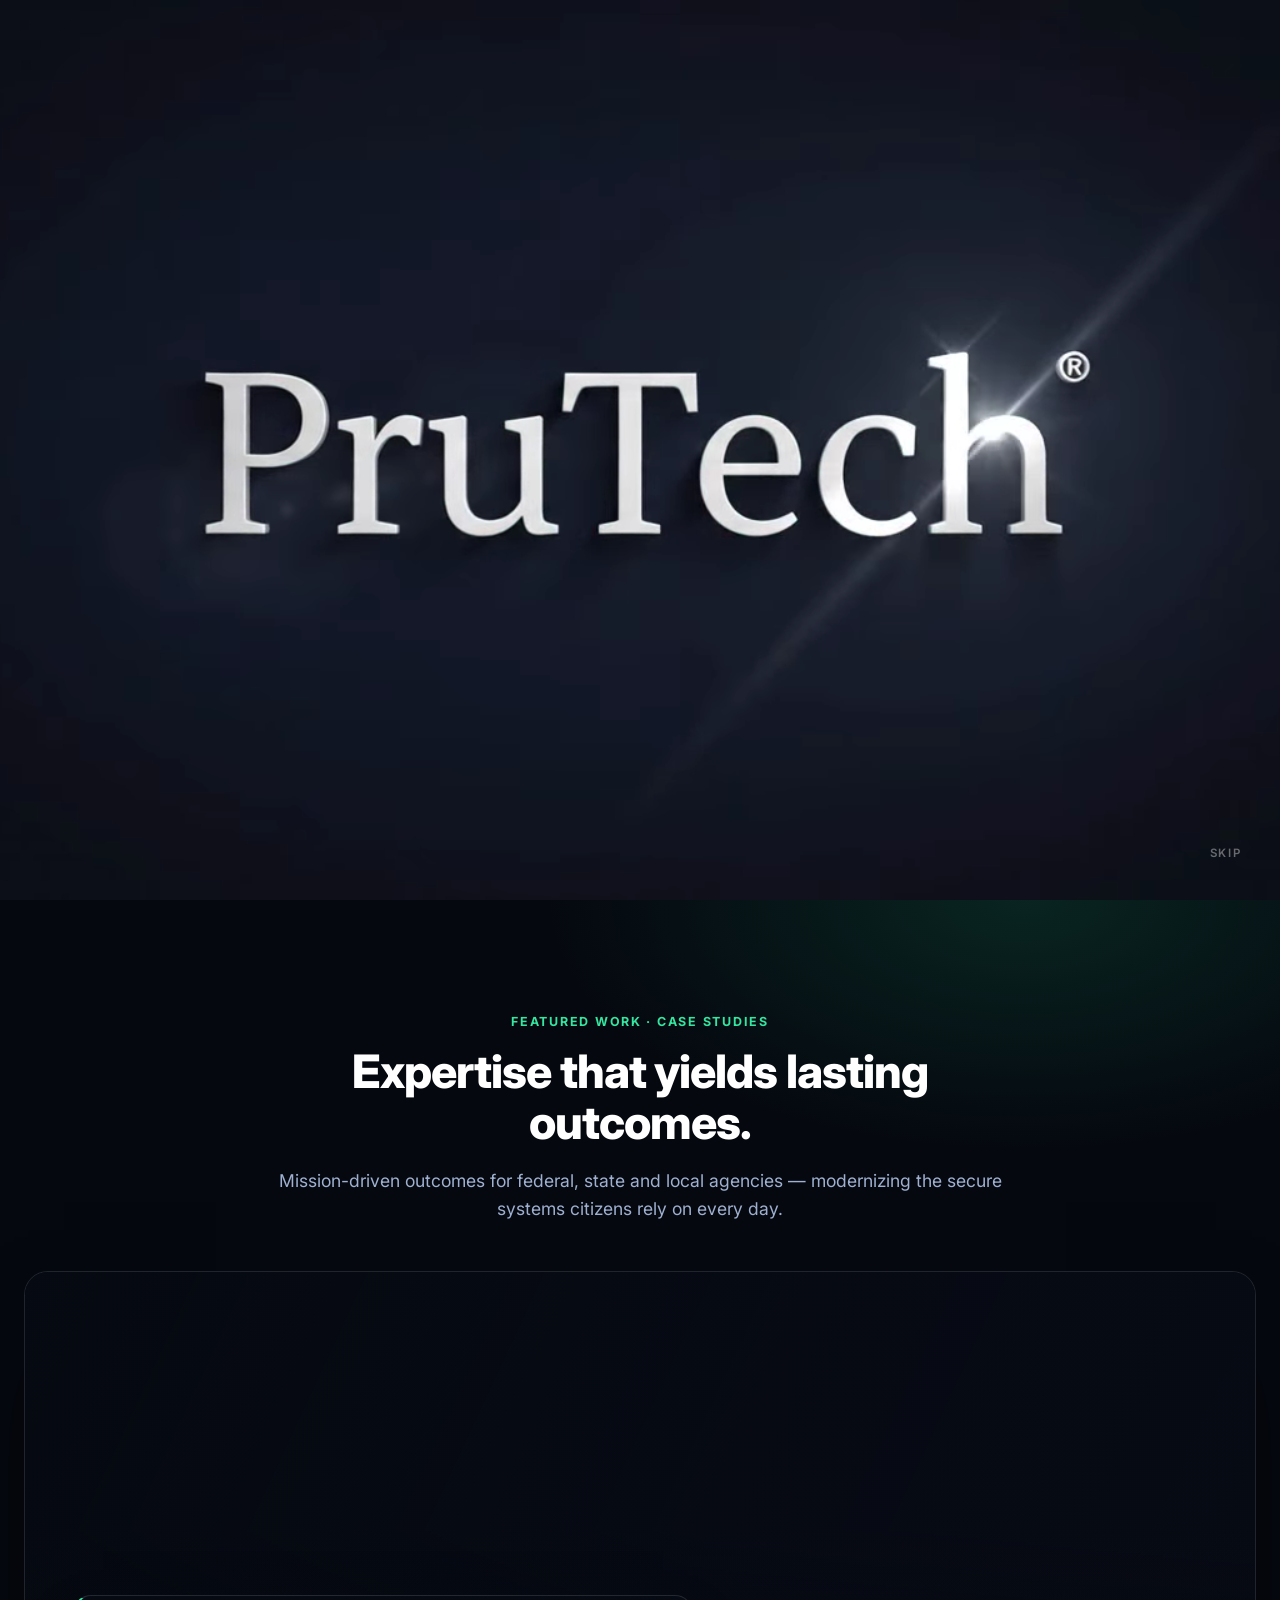
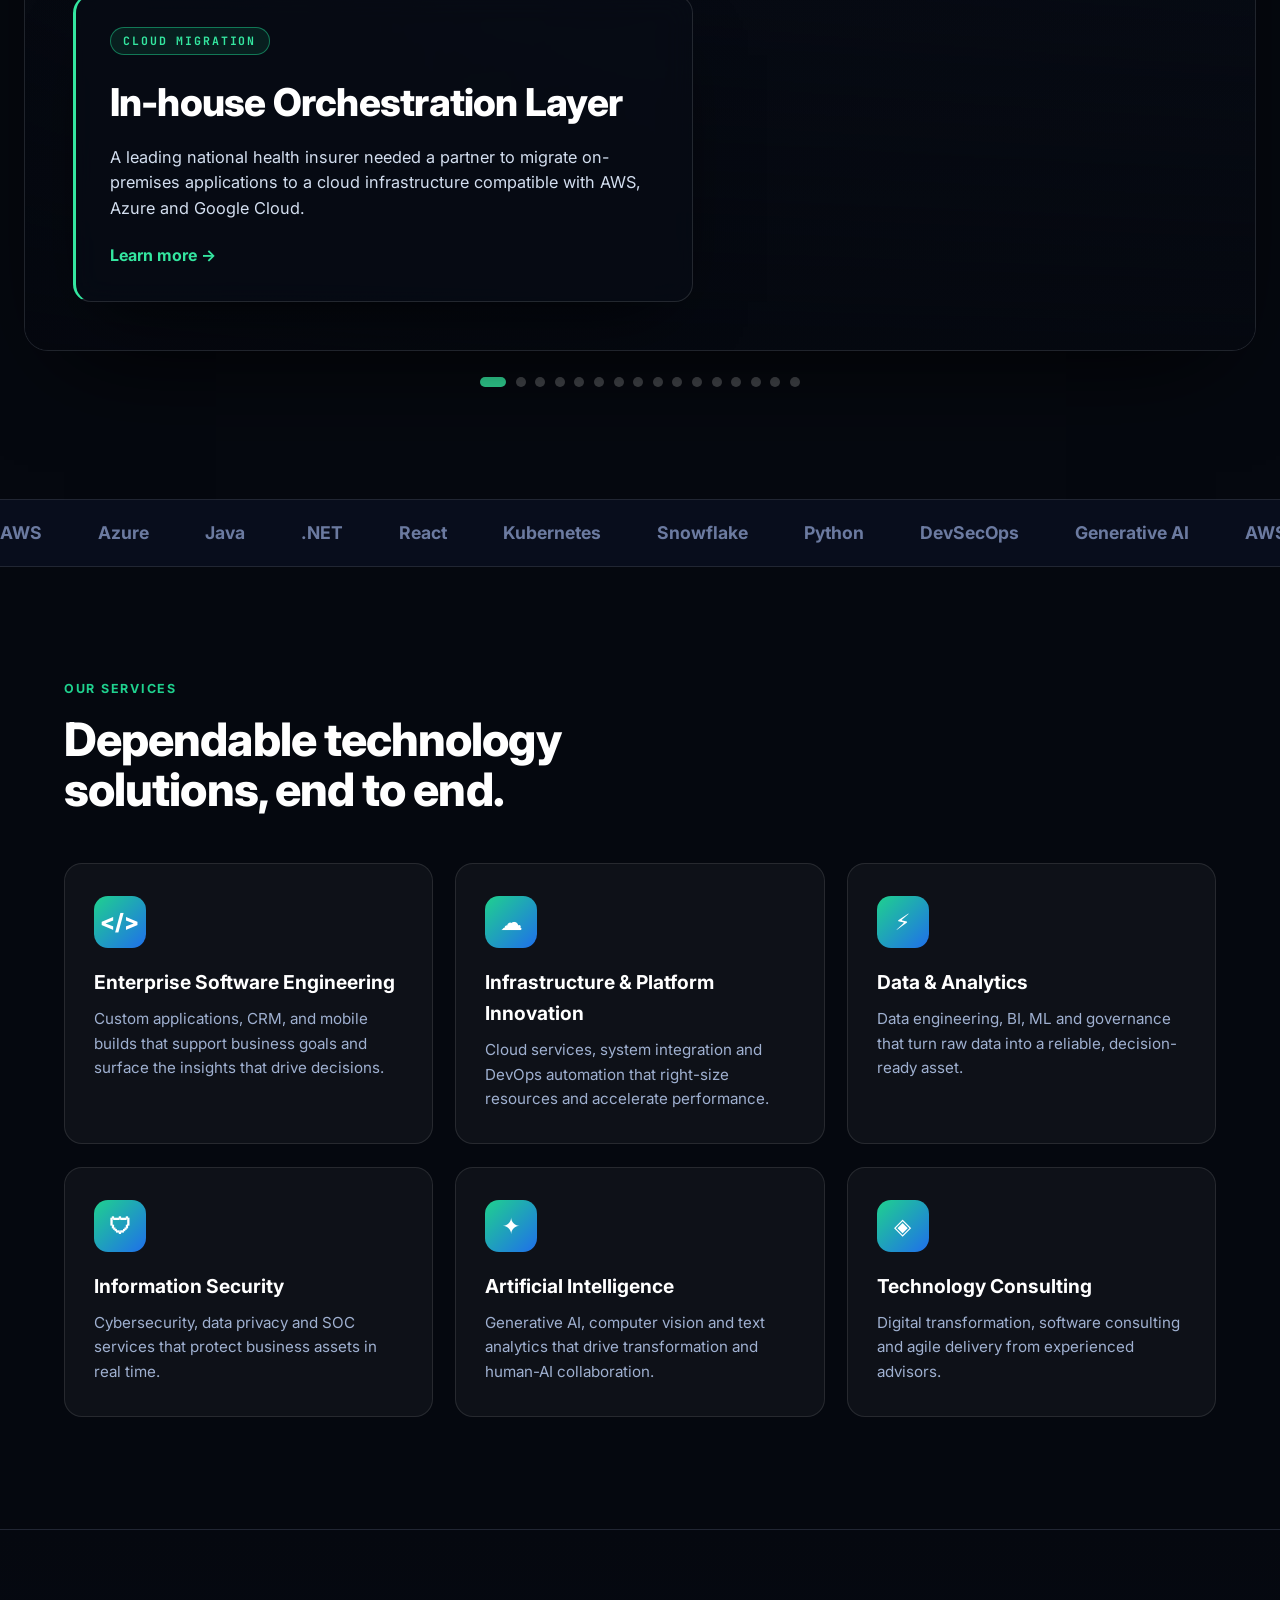
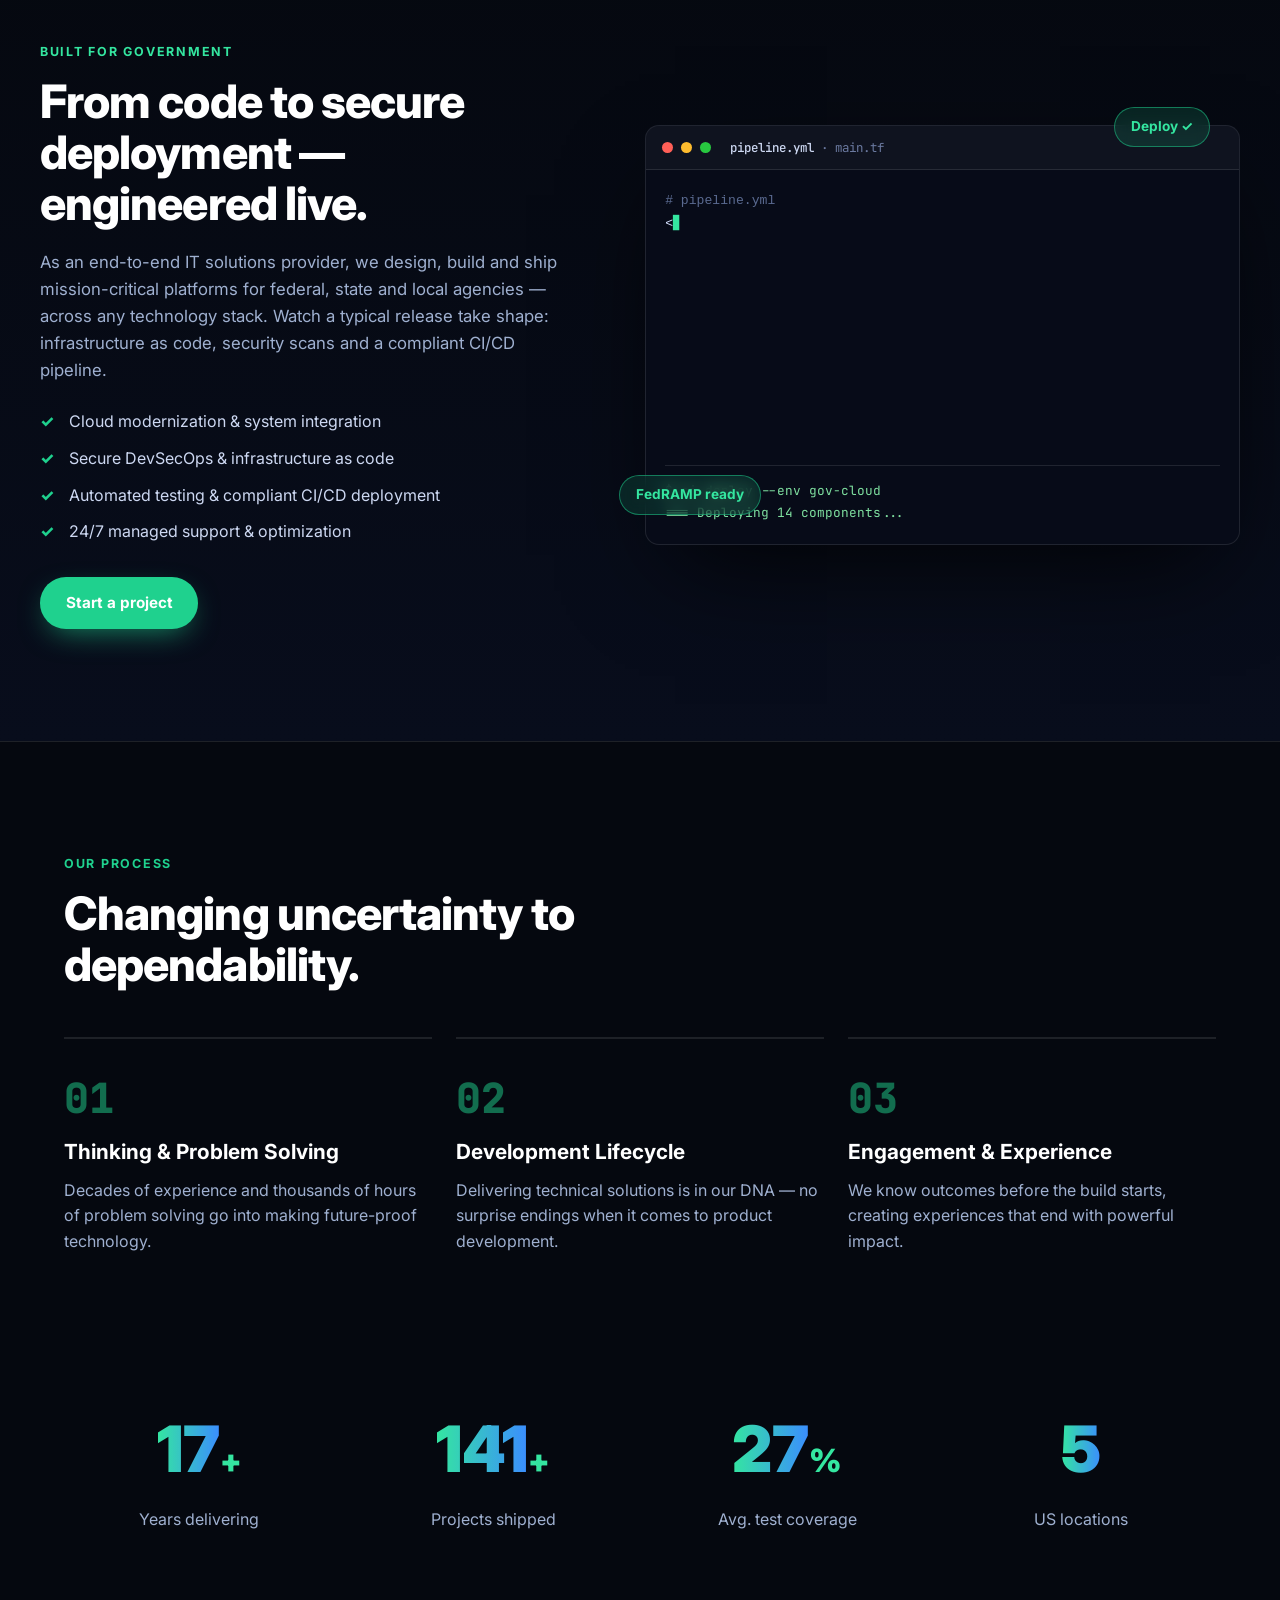
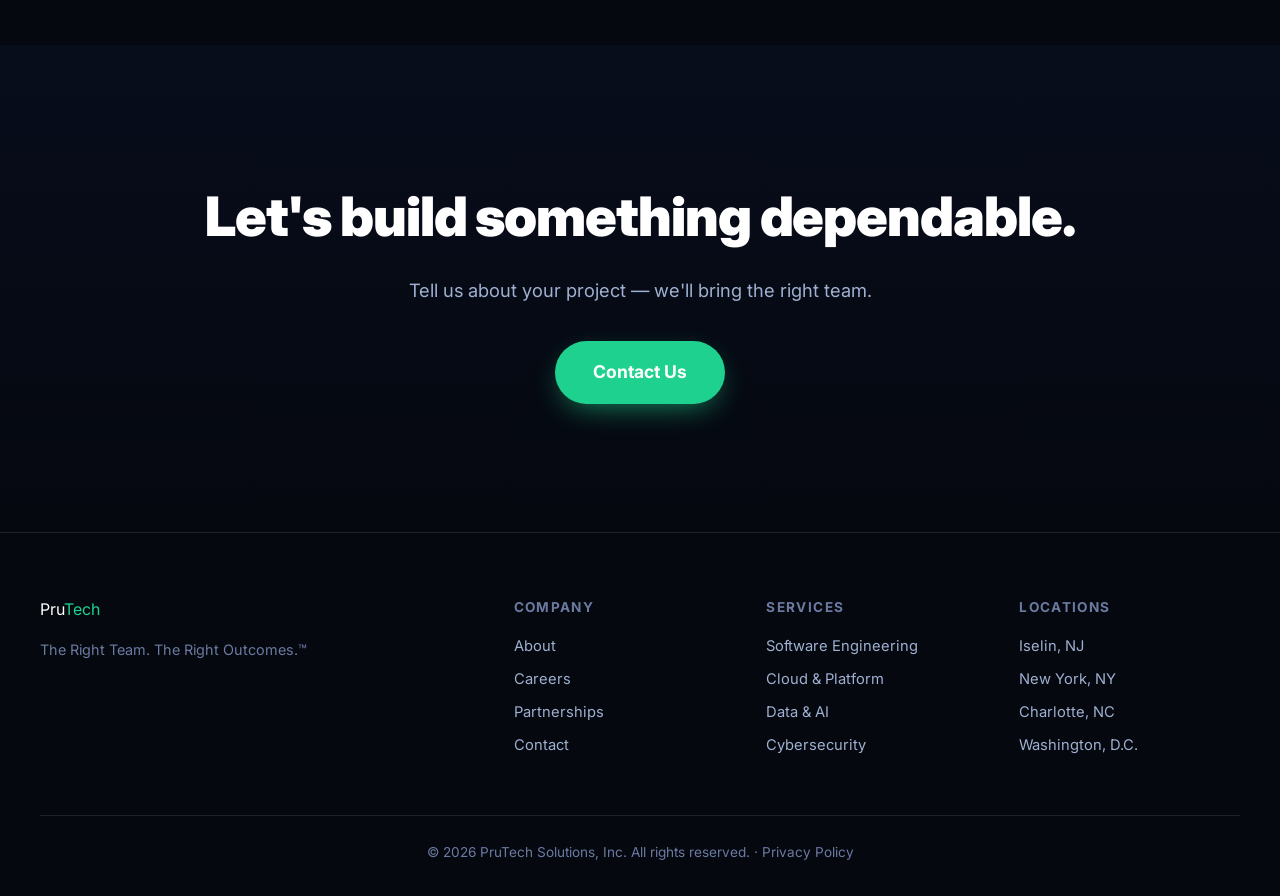
<file: index.html>
<!DOCTYPE html>
<html lang="en">
<head>
  <meta charset="UTF-8" />
  <meta name="viewport" content="width=device-width, initial-scale=1.0" />
  <title>PruTech — Dependable Technology, Software &amp; Cloud Solutions</title>
  <meta name="description" content="PruTech Solutions — Enterprise software engineering, cloud, data, AI and Salesforce development. The Right Team. The Right Outcomes." />
  <link rel="preconnect" href="https://fonts.googleapis.com" />
  <link rel="preconnect" href="https://fonts.gstatic.com" crossorigin />
  <link href="https://fonts.googleapis.com/css2?family=Inter:wght@400;500;600;700;800;900&family=JetBrains+Mono:wght@400;500;700&display=swap" rel="stylesheet" />
  <link rel="stylesheet" href="css/styles.css" />
  <link rel="stylesheet" href="css/intro.css" />
  <script src="js/intro.js"></script>
  <noscript><style>.pt-intro{display:none}</style></noscript>
</head>
<body>

  <!-- ===== BRAND INTRO ===== -->
  <div class="pt-intro" id="ptIntro" role="presentation">
    <video class="pt-intro__video" muted playsinline autoplay preload="auto"
           disablepictureinpicture controlslist="nodownload noplaybackrate noremoteplayback">
      <source src="img/intro-reveal.webm" type="video/webm" />
      <source src="img/intro-reveal.mp4" type="video/mp4" />
    </video>
    <button class="pt-intro__skip" type="button" aria-label="Skip intro">Skip</button>
  </div>


  <!-- ===== NAV ===== -->
  <header class="nav" id="nav">
    <div class="nav__inner">
      <a href="#top" class="nav__logo">
        <span class="nav__logo-mark">Pru</span><span class="nav__logo-mark nav__logo-mark--accent">Tech</span>
      </a>
      <nav class="nav__links">
        <a href="#services">Services</a>
        <a href="#showcase">Platform</a>
        <a href="#process">Process</a>
        <a href="#work">Work</a>
        <a href="#contact">Contact</a>
      </nav>
      <a href="login.html" class="btn btn--sm">Login</a>
      <button class="nav__burger" id="burger" aria-label="Menu"><span></span><span></span><span></span></button>
    </div>
  </header>

  <!-- ===== HERO ===== -->
  <section class="hero" id="top">
    <canvas class="hero__canvas" id="heroCanvas"></canvas>
    <div class="hero__grid"></div>
    <div class="hero__glow"></div>

    <div class="hero__content">
      <p class="hero__eyebrow">The Right Team. The Right Outcomes.™</p>
      <h1 class="hero__title">
        We build the software<br />
        <span class="grad">the world depends on.</span>
      </h1>
      <p class="hero__sub">
        Enterprise engineering, cloud, data &amp; AI for government agencies —
        delivered by a team that's done it before.
      </p>
      <div class="hero__cta">
        <a href="#showcase" class="btn">See it in motion</a>
        <a href="#services" class="btn btn--ghost">Explore services</a>
      </div>
    </div>

    <!-- Floating code window -->
    <div class="hero__code" id="codeCard">
      <div class="code__bar">
        <span class="dot dot--r"></span><span class="dot dot--y"></span><span class="dot dot--g"></span>
        <span class="code__file" id="codeFile">eligibility_service.py</span>
      </div>
      <pre class="code__body"><code id="codeStream"></code></pre>
    </div>

    <a href="#services" class="hero__scroll">Scroll<span class="hero__scroll-line"></span></a>
  </section>

  <!-- ===== CASE STUDY SLIDESHOW (TOP) ===== -->
  <section class="work" id="work">
    <div class="work__head reveal">
      <p class="kicker kicker--green">Featured Work · Case Studies</p>
      <h2 class="h2 h2--light">Expertise that yields lasting outcomes.</h2>
      <p class="work__intro">Mission-driven outcomes for federal, state and local agencies — modernizing the secure systems citizens rely on every day.</p>
    </div>

    <div class="slider" id="slider" aria-roledescription="carousel">
      <div class="slider__track" id="sliderTrack"><!-- slides injected by JS --></div>

      <button class="slider__arrow slider__arrow--prev" id="slidePrev" aria-label="Previous case study">
        <svg viewBox="0 0 24 24" width="26" height="26"><path d="M15 5l-7 7 7 7" fill="none" stroke="currentColor" stroke-width="2.2" stroke-linecap="round" stroke-linejoin="round"/></svg>
      </button>
      <button class="slider__arrow slider__arrow--next" id="slideNext" aria-label="Next case study">
        <svg viewBox="0 0 24 24" width="26" height="26"><path d="M9 5l7 7-7 7" fill="none" stroke="currentColor" stroke-width="2.2" stroke-linecap="round" stroke-linejoin="round"/></svg>
      </button>

      <div class="slider__dots" id="slideDots"></div>
    </div>
  </section>

  <!-- ===== LOGO TICKER ===== -->
  <div class="ticker">
    <div class="ticker__track">
      <span>AWS</span><span>Azure</span><span>Java</span><span>.NET</span><span>React</span>
      <span>Kubernetes</span><span>Snowflake</span><span>Python</span><span>DevSecOps</span><span>Generative AI</span>
      <span>AWS</span><span>Azure</span><span>Java</span><span>.NET</span><span>React</span>
      <span>Kubernetes</span><span>Snowflake</span><span>Python</span><span>DevSecOps</span><span>Generative AI</span>
    </div>
  </div>

  <!-- ===== SERVICES ===== -->
  <section class="section" id="services">
    <div class="section__head reveal">
      <p class="kicker">Our Services</p>
      <h2 class="h2">Dependable technology solutions, end to end.</h2>
    </div>
    <div class="cards">
      <article class="card reveal">
        <div class="card__icon">&lt;/&gt;</div>
        <h3>Enterprise Software Engineering</h3>
        <p>Custom applications, CRM, and mobile builds that support business goals and surface the insights that drive decisions.</p>
      </article>
      <article class="card reveal">
        <div class="card__icon">☁</div>
        <h3>Infrastructure &amp; Platform Innovation</h3>
        <p>Cloud services, system integration and DevOps automation that right-size resources and accelerate performance.</p>
      </article>
      <article class="card reveal">
        <div class="card__icon">⚡</div>
        <h3>Data &amp; Analytics</h3>
        <p>Data engineering, BI, ML and governance that turn raw data into a reliable, decision-ready asset.</p>
      </article>
      <article class="card reveal">
        <div class="card__icon">🛡</div>
        <h3>Information Security</h3>
        <p>Cybersecurity, data privacy and SOC services that protect business assets in real time.</p>
      </article>
      <article class="card reveal">
        <div class="card__icon">✦</div>
        <h3>Artificial Intelligence</h3>
        <p>Generative AI, computer vision and text analytics that drive transformation and human-AI collaboration.</p>
      </article>
      <article class="card reveal">
        <div class="card__icon">◈</div>
        <h3>Technology Consulting</h3>
        <p>Digital transformation, software consulting and agile delivery from experienced advisors.</p>
      </article>
    </div>
  </section>

  <!-- ===== SALESFORCE / CODE SHOWCASE ===== -->
  <section class="showcase" id="showcase">
    <div class="showcase__inner">
      <div class="showcase__text reveal">
        <p class="kicker kicker--light">Built for Government</p>
        <h2 class="h2 h2--light">From code to secure deployment — engineered live.</h2>
        <p class="showcase__lead">
          As an end-to-end IT solutions provider, we design, build and ship
          mission-critical platforms for federal, state and local agencies —
          across any technology stack. Watch a typical release take shape:
          infrastructure as code, security scans and a compliant CI/CD pipeline.
        </p>
        <ul class="ticks">
          <li>Cloud modernization &amp; system integration</li>
          <li>Secure DevSecOps &amp; infrastructure as code</li>
          <li>Automated testing &amp; compliant CI/CD deployment</li>
          <li>24/7 managed support &amp; optimization</li>
        </ul>
        <a href="#contact" class="btn">Start a project</a>
      </div>

      <div class="showcase__visual reveal">
        <div class="editor">
          <div class="editor__bar">
            <span class="dot dot--r"></span><span class="dot dot--y"></span><span class="dot dot--g"></span>
            <span class="editor__tabs"><b>pipeline.yml</b> · main.tf</span>
          </div>
          <div class="editor__body">
            <pre class="editor__code"><code id="editorStream"></code></pre>
            <div class="editor__terminal" id="terminal">
              <span class="t-prompt">$ ci deploy --env gov-cloud</span>
            </div>
          </div>
        </div>
        <div class="floaty floaty--1">Deploy ✓</div>
        <div class="floaty floaty--2">FedRAMP ready</div>
      </div>
    </div>
  </section>

  <!-- ===== PROCESS ===== -->
  <section class="section" id="process">
    <div class="section__head reveal">
      <p class="kicker">Our Process</p>
      <h2 class="h2">Changing uncertainty to dependability.</h2>
    </div>
    <div class="process">
      <div class="process__step reveal">
        <span class="process__num">01</span>
        <h3>Thinking &amp; Problem Solving</h3>
        <p>Decades of experience and thousands of hours of problem solving go into making future-proof technology.</p>
      </div>
      <div class="process__step reveal">
        <span class="process__num">02</span>
        <h3>Development Lifecycle</h3>
        <p>Delivering technical solutions is in our DNA — no surprise endings when it comes to product development.</p>
      </div>
      <div class="process__step reveal">
        <span class="process__num">03</span>
        <h3>Engagement &amp; Experience</h3>
        <p>We know outcomes before the build starts, creating experiences that end with powerful impact.</p>
      </div>
    </div>
  </section>

  <!-- ===== METRICS ===== -->
  <section class="metrics">
    <div class="metric reveal"><span class="metric__num" data-to="20">0</span><span class="metric__plus">+</span><p>Years delivering</p></div>
    <div class="metric reveal"><span class="metric__num" data-to="500">0</span><span class="metric__plus">+</span><p>Projects shipped</p></div>
    <div class="metric reveal"><span class="metric__num" data-to="98">0</span><span class="metric__plus">%</span><p>Avg. test coverage</p></div>
    <div class="metric reveal"><span class="metric__num" data-to="5">0</span><span class="metric__plus"> </span><p>US locations</p></div>
  </section>

  <!-- ===== CONTACT ===== -->
  <section class="cta" id="contact">
    <div class="reveal">
      <h2 class="cta__title">Let's build something dependable.</h2>
      <p class="cta__sub">Tell us about your project — we'll bring the right team.</p>
      <a href="mailto:Partha.Marreddy@prutech.com" class="btn btn--lg">Contact Us</a>
    </div>
  </section>

  <!-- ===== FOOTER ===== -->
  <footer class="footer">
    <div class="footer__cols">
      <div class="footer__brand">
        <span class="nav__logo-mark">Pru</span><span class="nav__logo-mark nav__logo-mark--accent">Tech</span>
        <p>The Right Team. The Right Outcomes.™</p>
      </div>
      <div>
        <h4>Company</h4>
        <a href="#">About</a><a href="#">Careers</a><a href="#">Partnerships</a><a href="#contact">Contact</a>
      </div>
      <div>
        <h4>Services</h4>
        <a href="#services">Software Engineering</a><a href="#services">Cloud &amp; Platform</a><a href="#services">Data &amp; AI</a><a href="#services">Cybersecurity</a>
      </div>
      <div>
        <h4>Locations</h4>
        <a href="#">Iselin, NJ</a><a href="#">New York, NY</a><a href="#">Charlotte, NC</a><a href="#">Washington, D.C.</a>
      </div>
    </div>
    <div class="footer__bottom">© 2026 PruTech Solutions, Inc. All rights reserved. · Privacy Policy</div>
  </footer>

  <script src="js/main.js"></script>
</body>
</html>
</file>
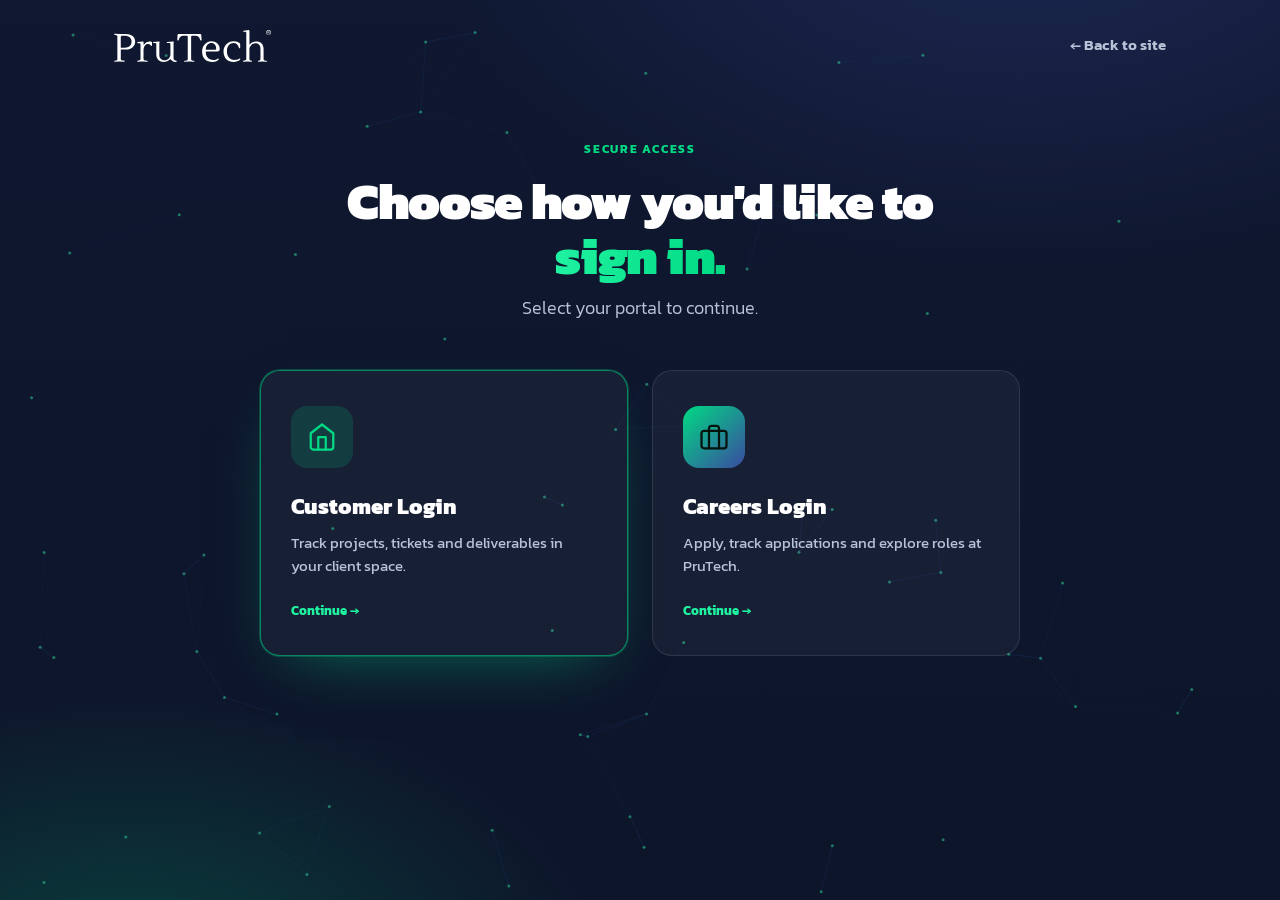
<file: login.html>
<!DOCTYPE html>
<html lang="en">
<head>
  <meta charset="UTF-8" />
  <meta name="viewport" content="width=device-width, initial-scale=1.0" />
  <title>Login — PruTech IT Solutions</title>
  <link rel="preconnect" href="https://fonts.googleapis.com" />
  <link rel="preconnect" href="https://fonts.gstatic.com" crossorigin />
  <link href="https://fonts.googleapis.com/css2?family=Kanit:ital,wght@0,300;0,400;0,500;0,600;0,700;1,400&family=JetBrains+Mono:wght@400;500;700&display=swap" rel="stylesheet" />
  <link rel="stylesheet" href="css/styles.css" />
  <link rel="stylesheet" href="css/auth.css" />
  <link rel="stylesheet" href="css/brand.css" />
</head>
<body class="auth-body">
  <div class="auth-bg"><canvas id="authCanvas"></canvas></div>

  <header class="auth-top">
    <a href="prutech-it-solutions.html" class="nav__logo nav__logo--img"><img src="img/prutech-logo-white.svg" alt="PruTech IT Solutions" /></a>
    <a href="prutech-it-solutions.html" class="auth-back">← Back to site</a>
  </header>

  <main class="chooser">
    <div class="chooser__head">
      <p class="kicker kicker--green">Secure Access</p>
      <h1 class="chooser__title">Choose how you'd like to <span class="grad">sign in.</span></h1>
      <p class="chooser__sub">Select your portal to continue.</p>
    </div>

    <div class="portal-cards portal-cards--2">
      <button class="portal portal--primary" type="button">
        <div class="portal__icon">
          <svg viewBox="0 0 24 24" width="30" height="30" fill="none" stroke="currentColor" stroke-width="1.8" stroke-linecap="round" stroke-linejoin="round"><path d="M3 9l9-7 9 7v11a2 2 0 0 1-2 2H5a2 2 0 0 1-2-2z"/><path d="M9 22V12h6v10"/></svg>
        </div>
        <h3>Customer Login</h3>
        <p>Track projects, tickets and deliverables in your client space.</p>
        <span class="portal__cta">Continue →</span>
      </button>

      <button class="portal" type="button">
        <div class="portal__icon">
          <svg viewBox="0 0 24 24" width="30" height="30" fill="none" stroke="currentColor" stroke-width="1.8" stroke-linecap="round" stroke-linejoin="round"><rect x="2" y="7" width="20" height="14" rx="2"/><path d="M16 21V5a2 2 0 0 0-2-2h-4a2 2 0 0 0-2 2v16"/></svg>
        </div>
        <h3>Careers Login</h3>
        <p>Apply, track applications and explore roles at PruTech.</p>
        <span class="portal__cta">Continue →</span>
      </button>
    </div>
  </main>

  <script src="js/auth.js"></script>
</body>
</html>
</file>
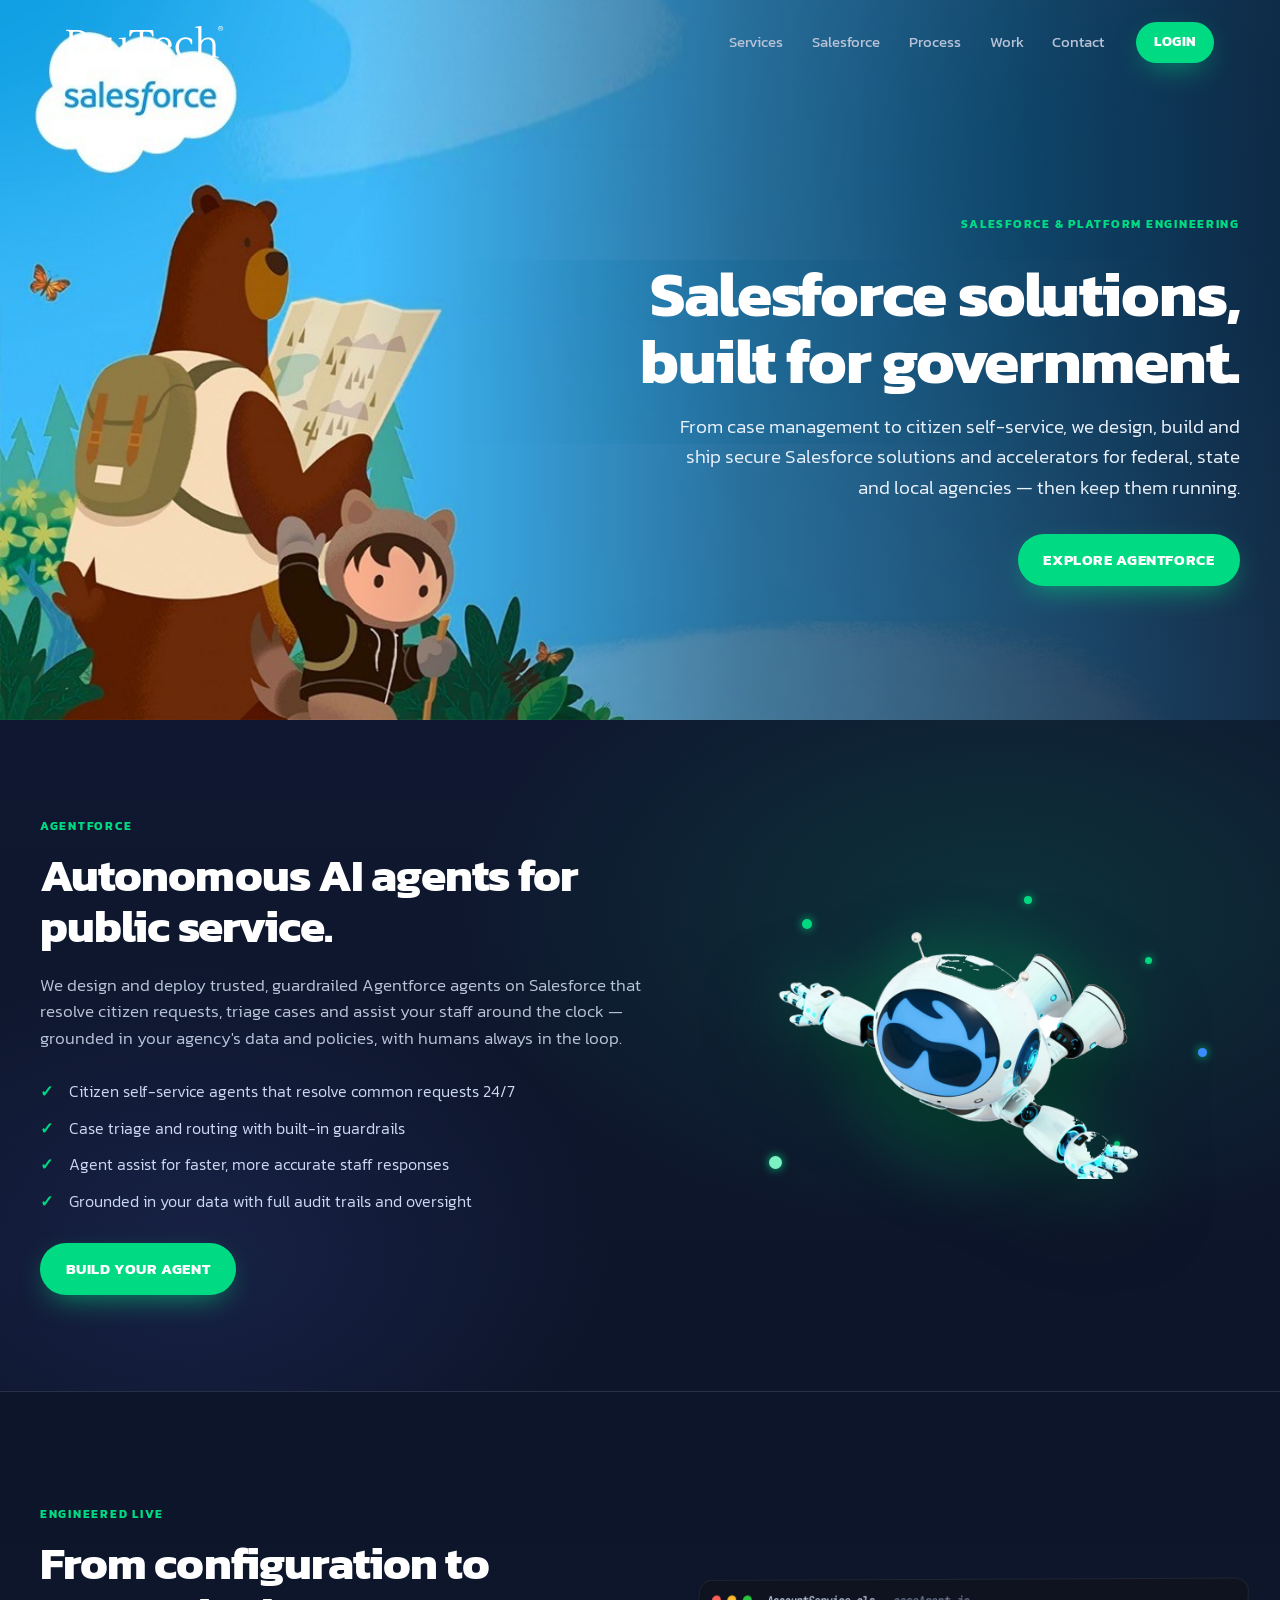
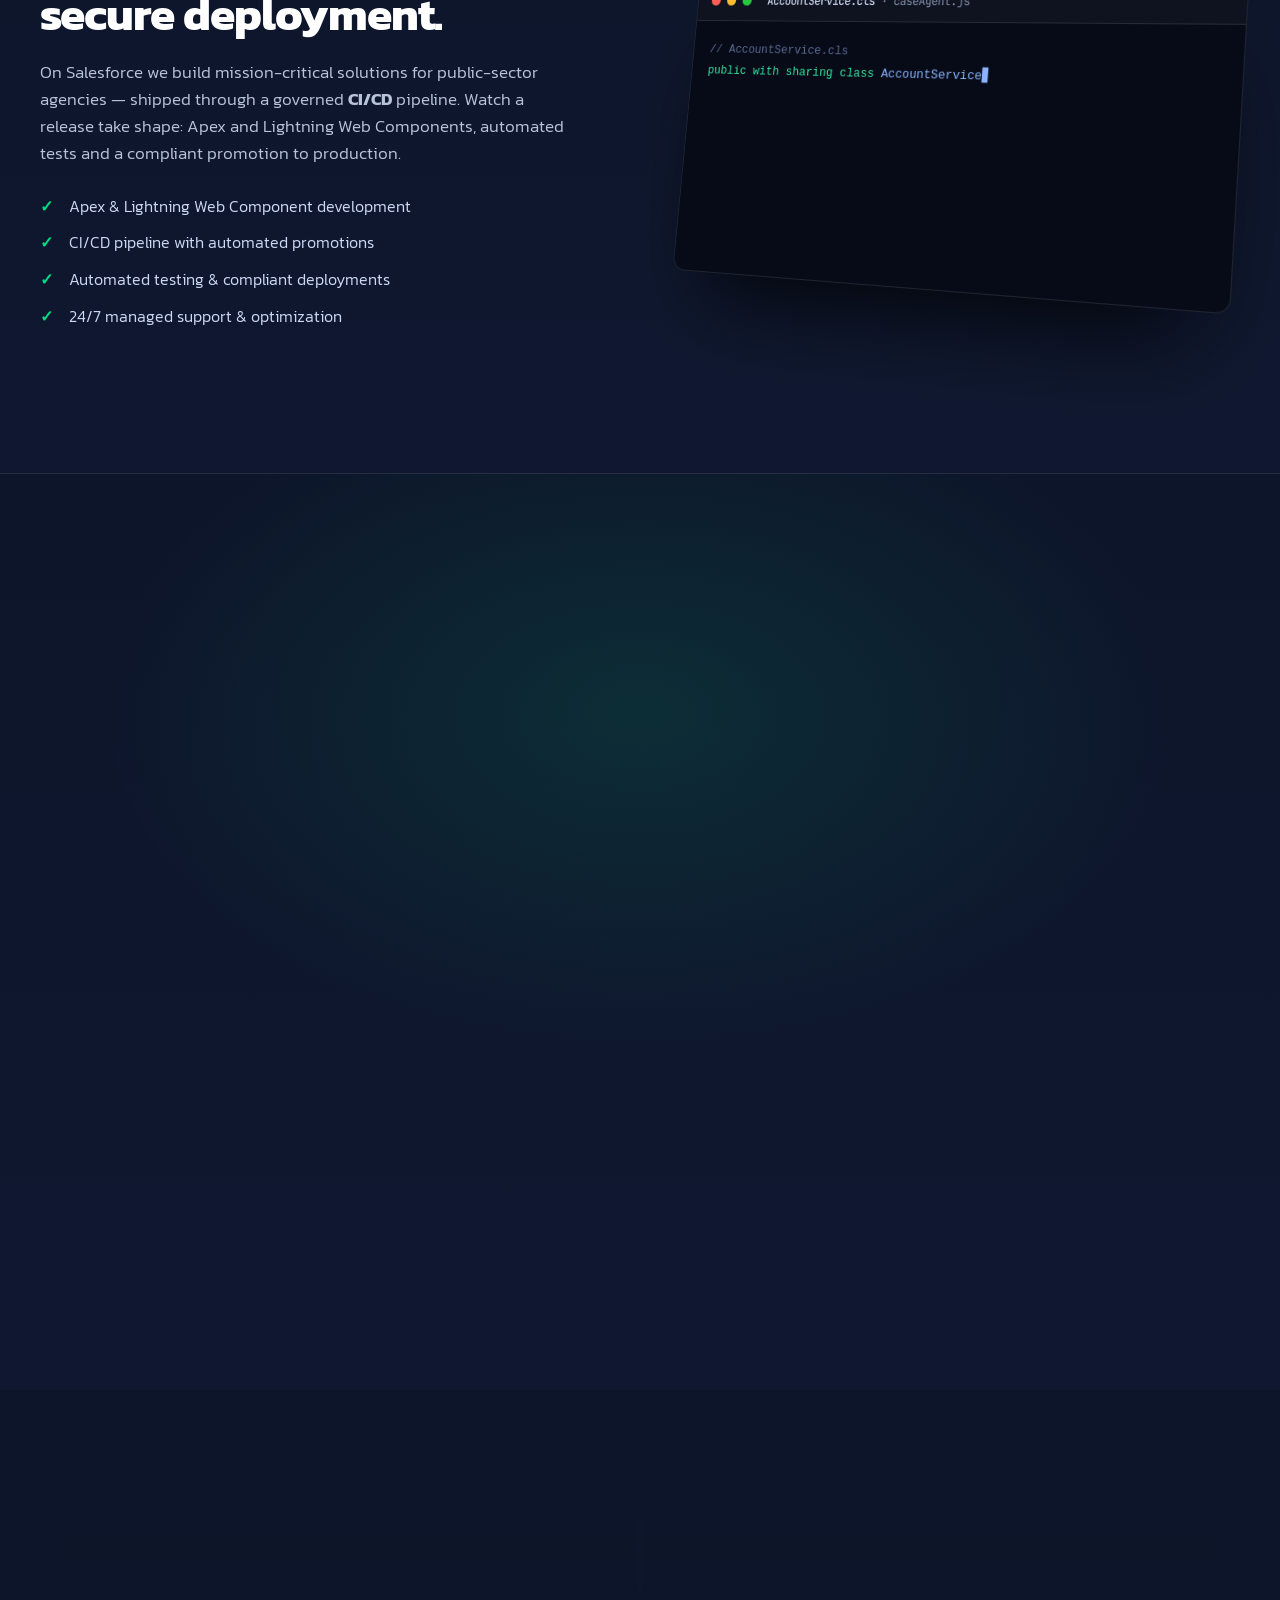
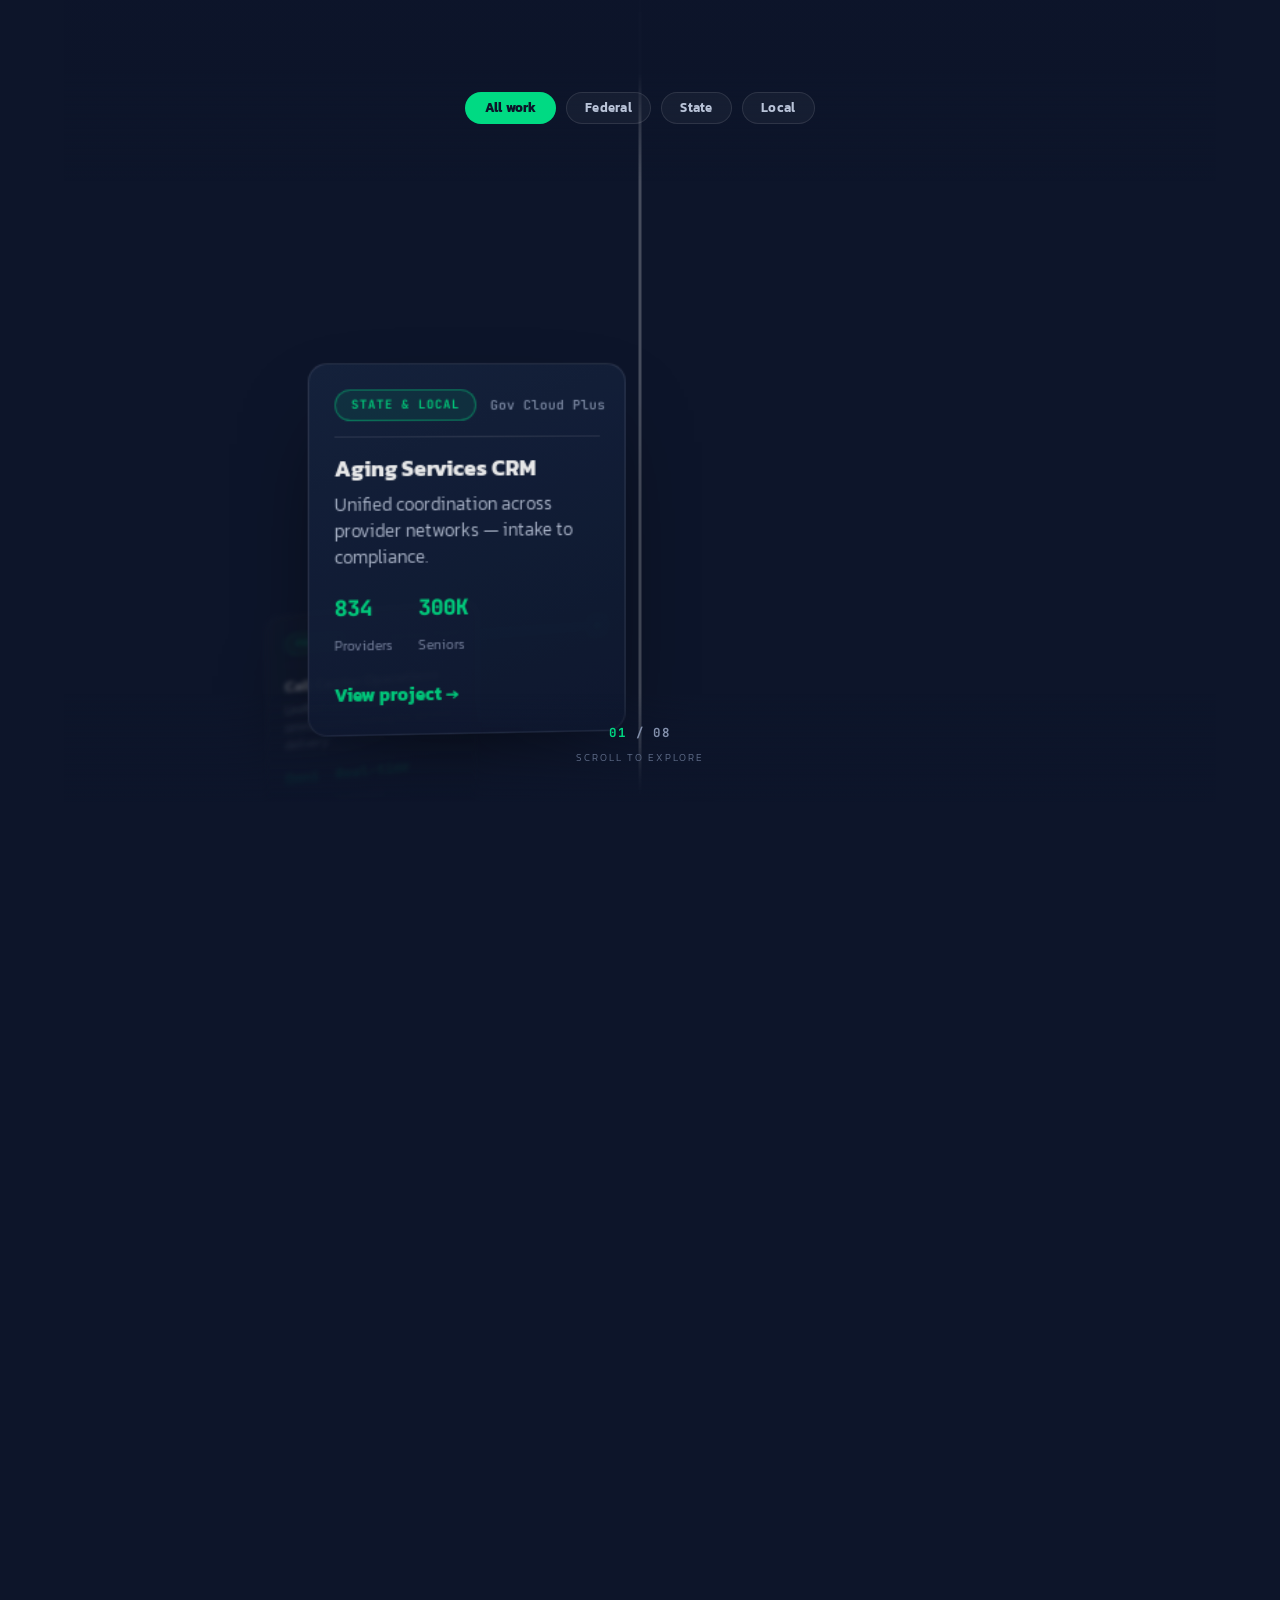
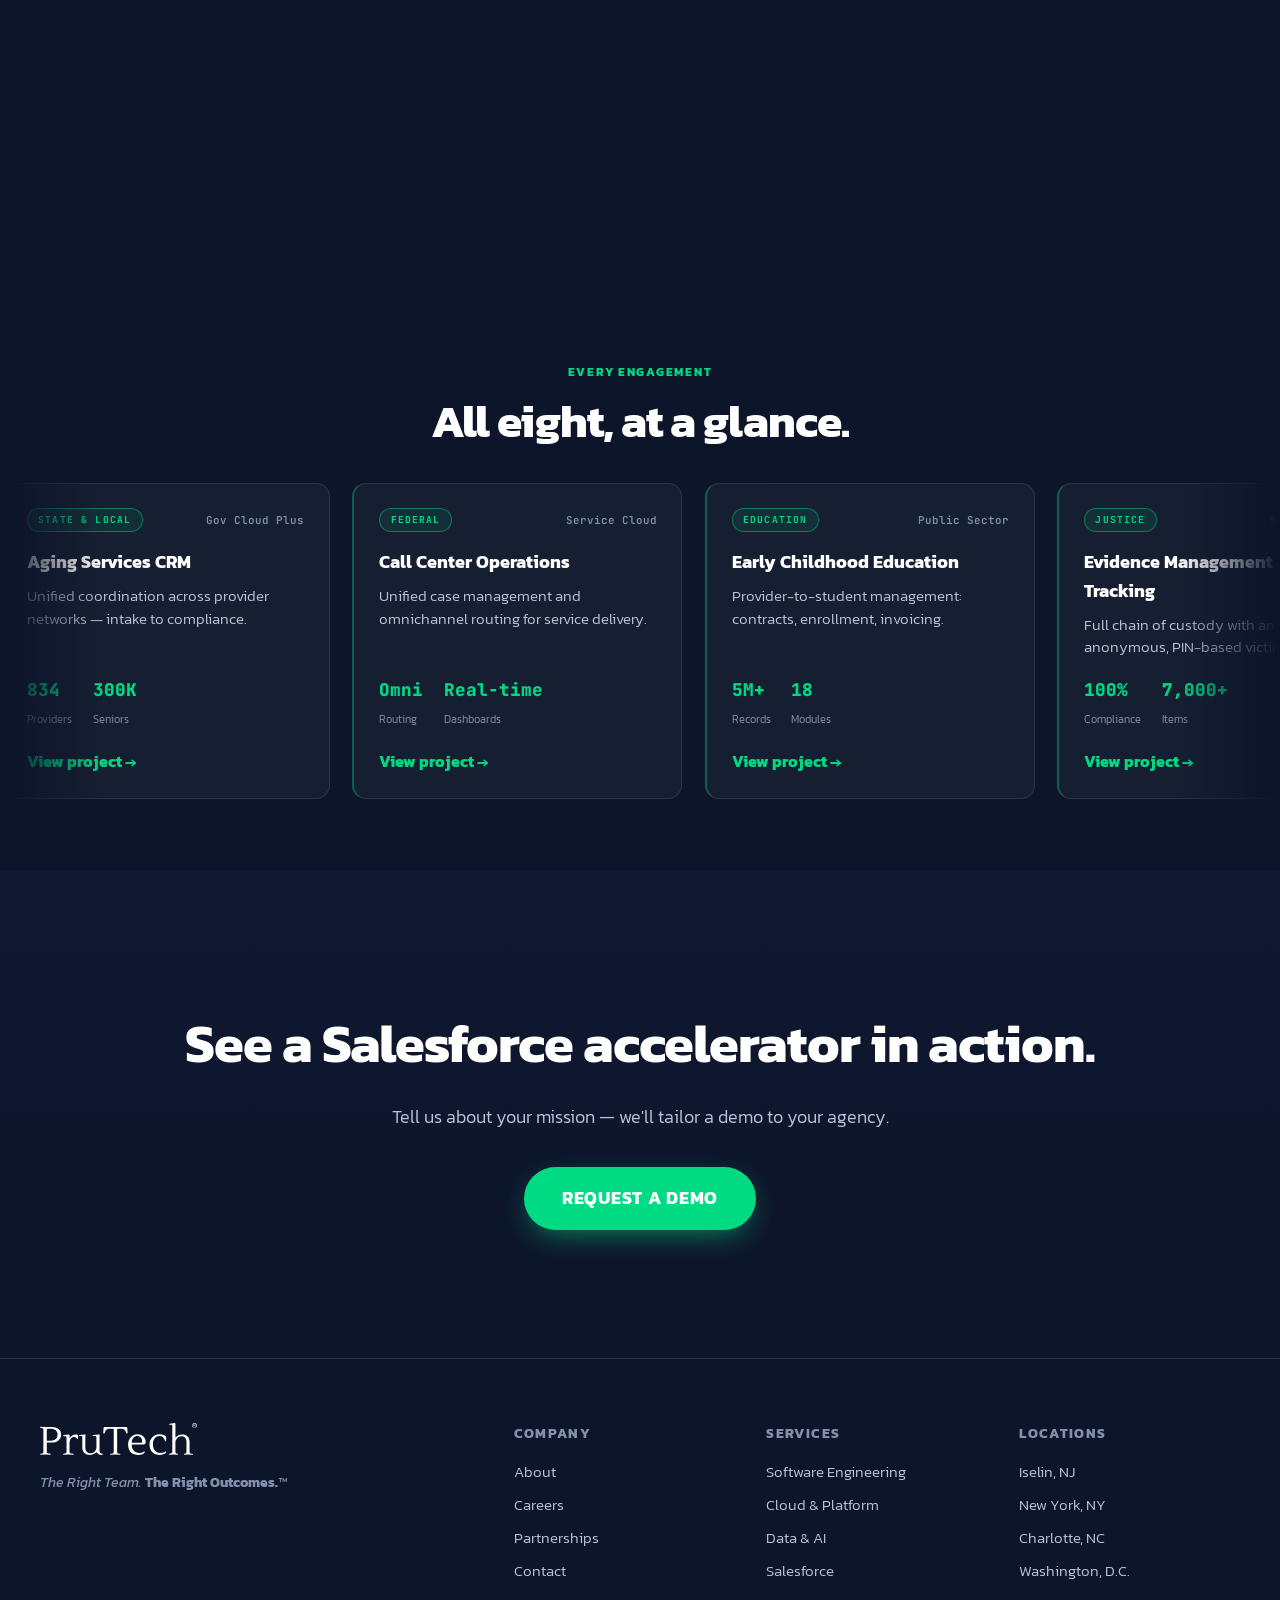
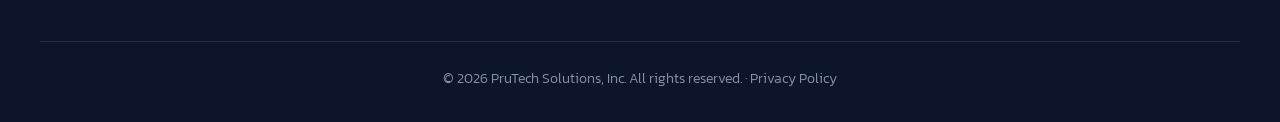
<file: salesforce.html>
<!DOCTYPE html>
<html lang="en">
<head>
  <meta charset="UTF-8" />
  <meta name="viewport" content="width=device-width, initial-scale=1.0" />
  <title>Salesforce — PruTech IT Solutions</title>
  <meta name="description" content="PruTech Salesforce & platform engineering for government — solutions, accelerators and compliant delivery. Request a demo." />
  <link rel="preconnect" href="https://fonts.googleapis.com" />
  <link rel="preconnect" href="https://fonts.gstatic.com" crossorigin />
  <link href="https://fonts.googleapis.com/css2?family=Kanit:ital,wght@0,300;0,400;0,500;0,600;0,700;1,400&family=JetBrains+Mono:wght@400;500;700&display=swap" rel="stylesheet" />
  <link rel="stylesheet" href="css/styles.css" />
  <link rel="stylesheet" href="css/brand.css" />
  <link rel="stylesheet" href="css/helix.css" />
  <link rel="stylesheet" href="css/strip.css" />
  <link rel="stylesheet" href="css/intro.css" />
  <script src="js/intro.js"></script>
  <noscript><style>.pt-intro{display:none}</style></noscript>
</head>
<body>

  <!-- ===== BRAND INTRO ===== -->
  <div class="pt-intro" id="ptIntro" role="presentation">
    <video class="pt-intro__video" muted playsinline autoplay preload="auto"
           disablepictureinpicture controlslist="nodownload noplaybackrate noremoteplayback">
      <source src="img/intro-reveal.webm" type="video/webm" />
      <source src="img/intro-reveal.mp4" type="video/mp4" />
    </video>
    <button class="pt-intro__skip" type="button" aria-label="Skip intro">Skip</button>
  </div>


  <!-- ===== NAV ===== -->
  <header class="nav scrolled" id="nav">
    <div class="nav__inner">
      <a href="prutech-it-solutions.html" class="nav__logo nav__logo--img">
        <img src="img/prutech-logo-white.svg" alt="PruTech IT Solutions" />
      </a>
      <nav class="nav__links">
        <a href="prutech-it-solutions.html#services">Services</a>
        <a href="salesforce.html">Salesforce</a>
        <a href="prutech-it-solutions.html#process">Process</a>
        <a href="prutech-it-solutions.html#work">Work</a>
        <a href="prutech-it-solutions.html#contact">Contact</a>
      </nav>
      <a href="login.html" class="btn btn--sm">Login</a>
      <button class="nav__burger" id="burger" aria-label="Menu"><span></span><span></span><span></span></button>
    </div>
  </header>

  <!-- ===== SALESFORCE HERO ===== -->
  <section class="sf-hero">
    <div class="sf-hero__inner reveal">
      <p class="kicker kicker--green">Salesforce &amp; Platform Engineering</p>
      <h1>Salesforce solutions,<br/>built for government.</h1>
      <p class="sf-hero__lead">From case management to citizen self-service, we design, build and ship secure Salesforce solutions and accelerators for federal, state and local agencies — then keep them running.</p>
      <a href="#agentforce" class="btn">Explore Agentforce</a>
    </div>
  </section>

  <!-- ===== AGENTFORCE ===== -->
  <section class="agentforce" id="agentforce">
    <div class="agentforce__inner">
      <div class="agentforce__text reveal">
        <p class="kicker kicker--green">Agentforce</p>
        <h2 class="h2 h2--light">Autonomous AI agents for public service.</h2>
        <p class="showcase__lead">
          We design and deploy trusted, guardrailed Agentforce agents on Salesforce that
          resolve citizen requests, triage cases and assist your staff around the clock —
          grounded in your agency's data and policies, with humans always in the loop.
        </p>
        <ul class="ticks">
          <li>Citizen self-service agents that resolve common requests 24/7</li>
          <li>Case triage and routing with built-in guardrails</li>
          <li>Agent assist for faster, more accurate staff responses</li>
          <li>Grounded in your data with full audit trails and oversight</li>
        </ul>
        <a href="prutech-it-solutions.html#contact" class="btn">Build your agent</a>
      </div>

      <div class="agentforce__visual reveal">
        <div class="agent-stage">
          <span class="spark s1"></span><span class="spark s2"></span><span class="spark s3"></span>
          <span class="spark s4"></span><span class="spark s5"></span><span class="spark s6"></span>
          <img class="agent-bot" src="img/Flying-Agentforce-Agent.png" alt="Agentforce AI agent" />
        </div>
      </div>
    </div>
  </section>

  <!-- ===== CODE SHOWCASE ===== -->
  <section class="showcase" id="showcase">
    <div class="showcase__inner">
      <div class="showcase__text reveal">
        <p class="kicker kicker--light">Engineered Live</p>
        <h2 class="h2 h2--light">From configuration to secure deployment.</h2>
        <p class="showcase__lead">
          On Salesforce we build mission-critical solutions for public-sector
          agencies — shipped through a governed <b>CI/CD</b> pipeline.
          Watch a release take shape: Apex and Lightning Web Components,
          automated tests and a compliant promotion to production.
        </p>
        <ul class="ticks">
          <li>Apex &amp; Lightning Web Component development</li>
          <li>CI/CD pipeline with automated promotions</li>
          <li>Automated testing &amp; compliant deployments</li>
          <li>24/7 managed support &amp; optimization</li>
        </ul>
      </div>

      <div class="showcase__visual reveal">
        <div class="editor">
          <div class="editor__bar">
            <span class="dot dot--r"></span><span class="dot dot--y"></span><span class="dot dot--g"></span>
            <span class="editor__tabs"><b>AccountService.cls</b> · caseAgent.js</span>
          </div>
          <div class="editor__body">
            <pre class="editor__code"><code id="editorStream"></code></pre>
          </div>
        </div>
      </div>
    </div>
  </section>

  <!-- ===== CI/CD PIPELINE ===== -->
  <section class="cicd" id="cicd">
    <div class="cicd__head reveal">
      <p class="kicker kicker--green">Salesforce DevOps</p>
      <h2 class="h2 h2--light">CI/CD PIPELINE</h2>
    </div>

    <div class="cicd-grid">
      <div class="cicd-side cicd-side--l reveal">
        <div class="cicd-feat"><b>Fully automated</b><span>Every change built, tested and promoted without manual steps.</span></div>
        <div class="cicd-feat"><b>Full lifecycle</b><span>Plan, build, test, deploy and monitor in one flow.</span></div>
      </div>

      <div class="cicd-stage reveal">
        <span class="spark s1"></span><span class="spark s2"></span><span class="spark s3"></span>
        <span class="spark s4"></span><span class="spark s5"></span><span class="spark s6"></span>
        <svg class="loop-svg" viewBox="0 0 600 320" aria-hidden="true">
          <defs>
            <linearGradient id="loopGrad" x1="0" y1="0" x2="1" y2="0">
              <stop offset="0" stop-color="#00da83"/><stop offset=".5" stop-color="#1ff2a0"/><stop offset="1" stop-color="#3B8DFF"/>
            </linearGradient>
          </defs>
          <path d="M300,160 C380,60 540,60 540,160 C540,260 380,260 300,160 C220,60 60,60 60,160 C60,260 220,260 300,160 Z" fill="none" stroke="rgba(255,255,255,.07)" stroke-width="34" stroke-linecap="round"/>
          <path class="loop-flow" d="M300,160 C380,60 540,60 540,160 C540,260 380,260 300,160 C220,60 60,60 60,160 C60,260 220,260 300,160 Z" fill="none" stroke="url(#loopGrad)" stroke-width="6" stroke-linecap="round" stroke-dasharray="26 22"/>
          <g class="loop-stage" text-anchor="middle">
            <text x="155" y="46">CREATE</text>
            <text x="70" y="100">PLAN</text>
            <text x="70" y="240">VERIFY</text>
            <text x="155" y="296">PACKAGE</text>
            <text x="445" y="46">DEPLOY</text>
            <text x="530" y="100">RELEASE</text>
            <text x="530" y="240">ARCHITECT</text>
            <text x="445" y="296">MONITOR</text>
          </g>
          <circle class="loop-dot" r="7" fill="#00da83">
            <animateMotion dur="7s" repeatCount="indefinite" path="M300,160 C380,60 540,60 540,160 C540,260 380,260 300,160 C220,60 60,60 60,160 C60,260 220,260 300,160 Z"/>
          </circle>
          <circle class="loop-dot" r="5" fill="#3B8DFF">
            <animateMotion dur="7s" begin="-3.5s" repeatCount="indefinite" path="M300,160 C380,60 540,60 540,160 C540,260 380,260 300,160 C220,60 60,60 60,160 C60,260 220,260 300,160 Z"/>
          </circle>
        </svg>
      </div>

      <div class="cicd-side cicd-side--r reveal">
        <div class="cicd-feat"><b>Faster releases</b><span>Less time, complexity and errors every cycle.</span></div>
        <div class="cicd-feat"><b>Any scale</b><span>Across orgs, sandboxes, branches and teams.</span></div>
      </div>
    </div>
  </section>

  <!-- ===== SOLUTION BRIEFS ===== -->
  <section class="section" id="briefs">
    <div class="helix-scroll">
      <div class="helix-stage">
        <div class="section__head helix__head reveal">
          <p class="kicker">Government Solution Briefs</p>
          <h2 class="h2">Deeper insight into what we've built.</h2>
        </div>

        <div class="slide-filters" id="briefFilters" role="tablist" aria-label="Filter projects by government level"></div>

        <div class="brief-marquee">
      <div class="brief-marquee__track">
        <div class="helix__spine"><i></i><span></span></div>
        <a class="brief" data-slug="aging-services" href="sf-projects/aging-services.html">
          <div class="brief__top"><span class="brief__badge">State &amp; Local</span><span class="brief__plat">Gov Cloud Plus</span></div>
          <h3>Aging Services CRM</h3>
          <p class="brief__tag">Unified coordination across provider networks — intake to compliance.</p>
          <div class="brief__stats"><div><b>834</b><span>Providers</span></div><div><b>300K</b><span>Seniors</span></div></div>
          <span class="brief__link">View project →</span>
        </a>
        <a class="brief" data-slug="call-center" href="sf-projects/call-center.html">
          <div class="brief__top"><span class="brief__badge">Federal</span><span class="brief__plat">Service Cloud</span></div>
          <h3>Call Center Operations</h3>
          <p class="brief__tag">Unified case management and omnichannel routing for service delivery.</p>
          <div class="brief__stats"><div><b>Omni</b><span>Routing</span></div><div><b>Real-time</b><span>Dashboards</span></div></div>
          <span class="brief__link">View project →</span>
        </a>
        <a class="brief" data-slug="early-childhood" href="sf-projects/early-childhood.html">
          <div class="brief__top"><span class="brief__badge">Education</span><span class="brief__plat">Public Sector</span></div>
          <h3>Early Childhood Education</h3>
          <p class="brief__tag">Provider-to-student management: contracts, enrollment, invoicing.</p>
          <div class="brief__stats"><div><b>5M+</b><span>Records</span></div><div><b>18</b><span>Modules</span></div></div>
          <span class="brief__link">View project →</span>
        </a>
        <a class="brief" data-slug="evidence-tracking" href="sf-projects/evidence-tracking.html">
          <div class="brief__top"><span class="brief__badge">Justice</span><span class="brief__plat">Service Cloud</span></div>
          <h3>Evidence Management &amp; Tracking</h3>
          <p class="brief__tag">Full chain of custody with an anonymous, PIN-based victim portal.</p>
          <div class="brief__stats"><div><b>100%</b><span>Compliance</span></div><div><b>7,000+</b><span>Items</span></div></div>
          <span class="brief__link">View project →</span>
        </a>
        <a class="brief" data-slug="housing-placement" href="sf-projects/housing-placement.html">
          <div class="brief__top"><span class="brief__badge">Housing</span><span class="brief__plat">Public Sector</span></div>
          <h3>Affordable Housing Placement</h3>
          <p class="brief__tag">Developers, agencies and residents in one application-to-placement flow.</p>
          <div class="brief__stats"><div><b>99%</b><span>Faster lottery</span></div><div><b>50%</b><span>Participation</span></div></div>
          <span class="brief__link">View project →</span>
        </a>
        <a class="brief" data-slug="pbm-licensing" href="sf-projects/pbm-licensing.html">
          <div class="brief__top"><span class="brief__badge">Regulatory</span><span class="brief__plat">Public Sector</span></div>
          <h3>PBM Licensing &amp; Permitting</h3>
          <p class="brief__tag">Digital licensing with two-level reviews and automated compliance.</p>
          <div class="brief__stats"><div><b>85%</b><span>Faster</span></div><div><b>90%</b><span>Less manual</span></div></div>
          <span class="brief__link">View project →</span>
        </a>
        <a class="brief" data-slug="public-engagement" href="sf-projects/public-engagement.html">
          <div class="brief__top"><span class="brief__badge">Public Health</span><span class="brief__plat">Salesforce</span></div>
          <h3>Case Management &amp; Canvassing</h3>
          <p class="brief__tag">Field outreach with offline mobile mapping and full case lifecycle.</p>
          <div class="brief__stats"><div><b>65%</b><span>Faster entry</span></div><div><b>290+</b><span>Users</span></div></div>
          <span class="brief__link">View project →</span>
        </a>
        <a class="brief" data-slug="regulatory-licensing" href="sf-projects/regulatory-licensing.html">
          <div class="brief__top"><span class="brief__badge">Regulatory</span><span class="brief__plat">Experience Cloud</span></div>
          <h3>Regulatory Licensing Portal</h3>
          <p class="brief__tag">Self-service licensing with template-based new license types.</p>
          <div class="brief__stats"><div><b>Dynamic</b><span>Forms</span></div><div><b>Online</b><span>Payments</span></div></div>
          <span class="brief__link">View project →</span>
        </a>
        <!-- duplicate set for seamless looping -->
        <a class="brief" data-slug="aging-services" href="sf-projects/aging-services.html" aria-hidden="true" tabindex="-1">
          <div class="brief__top"><span class="brief__badge">State &amp; Local</span><span class="brief__plat">Gov Cloud Plus</span></div>
          <h3>Aging Services CRM</h3>
          <p class="brief__tag">Unified coordination across provider networks — intake to compliance.</p>
          <div class="brief__stats"><div><b>834</b><span>Providers</span></div><div><b>300K</b><span>Seniors</span></div></div>
          <span class="brief__link">View project →</span>
        </a>
        <a class="brief" data-slug="call-center" href="sf-projects/call-center.html" aria-hidden="true" tabindex="-1">
          <div class="brief__top"><span class="brief__badge">Federal</span><span class="brief__plat">Service Cloud</span></div>
          <h3>Call Center Operations</h3>
          <p class="brief__tag">Unified case management and omnichannel routing for service delivery.</p>
          <div class="brief__stats"><div><b>Omni</b><span>Routing</span></div><div><b>Real-time</b><span>Dashboards</span></div></div>
          <span class="brief__link">View project →</span>
        </a>
        <a class="brief" data-slug="early-childhood" href="sf-projects/early-childhood.html" aria-hidden="true" tabindex="-1">
          <div class="brief__top"><span class="brief__badge">Education</span><span class="brief__plat">Public Sector</span></div>
          <h3>Early Childhood Education</h3>
          <p class="brief__tag">Provider-to-student management: contracts, enrollment, invoicing.</p>
          <div class="brief__stats"><div><b>5M+</b><span>Records</span></div><div><b>18</b><span>Modules</span></div></div>
          <span class="brief__link">View project →</span>
        </a>
        <a class="brief" data-slug="evidence-tracking" href="sf-projects/evidence-tracking.html" aria-hidden="true" tabindex="-1">
          <div class="brief__top"><span class="brief__badge">Justice</span><span class="brief__plat">Service Cloud</span></div>
          <h3>Evidence Management &amp; Tracking</h3>
          <p class="brief__tag">Full chain of custody with an anonymous, PIN-based victim portal.</p>
          <div class="brief__stats"><div><b>100%</b><span>Compliance</span></div><div><b>7,000+</b><span>Items</span></div></div>
          <span class="brief__link">View project →</span>
        </a>
        <a class="brief" data-slug="housing-placement" href="sf-projects/housing-placement.html" aria-hidden="true" tabindex="-1">
          <div class="brief__top"><span class="brief__badge">Housing</span><span class="brief__plat">Public Sector</span></div>
          <h3>Affordable Housing Placement</h3>
          <p class="brief__tag">Developers, agencies and residents in one application-to-placement flow.</p>
          <div class="brief__stats"><div><b>99%</b><span>Faster lottery</span></div><div><b>50%</b><span>Participation</span></div></div>
          <span class="brief__link">View project →</span>
        </a>
        <a class="brief" data-slug="pbm-licensing" href="sf-projects/pbm-licensing.html" aria-hidden="true" tabindex="-1">
          <div class="brief__top"><span class="brief__badge">Regulatory</span><span class="brief__plat">Public Sector</span></div>
          <h3>PBM Licensing &amp; Permitting</h3>
          <p class="brief__tag">Digital licensing with two-level reviews and automated compliance.</p>
          <div class="brief__stats"><div><b>85%</b><span>Faster</span></div><div><b>90%</b><span>Less manual</span></div></div>
          <span class="brief__link">View project →</span>
        </a>
        <a class="brief" data-slug="public-engagement" href="sf-projects/public-engagement.html" aria-hidden="true" tabindex="-1">
          <div class="brief__top"><span class="brief__badge">Public Health</span><span class="brief__plat">Salesforce</span></div>
          <h3>Case Management &amp; Canvassing</h3>
          <p class="brief__tag">Field outreach with offline mobile mapping and full case lifecycle.</p>
          <div class="brief__stats"><div><b>65%</b><span>Faster entry</span></div><div><b>290+</b><span>Users</span></div></div>
          <span class="brief__link">View project →</span>
        </a>
        <a class="brief" data-slug="regulatory-licensing" href="sf-projects/regulatory-licensing.html" aria-hidden="true" tabindex="-1">
          <div class="brief__top"><span class="brief__badge">Regulatory</span><span class="brief__plat">Experience Cloud</span></div>
          <h3>Regulatory Licensing Portal</h3>
          <p class="brief__tag">Self-service licensing with template-based new license types.</p>
          <div class="brief__stats"><div><b>Dynamic</b><span>Forms</span></div><div><b>Online</b><span>Payments</span></div></div>
          <span class="brief__link">View project →</span>
        </a>
      </div>
          <div class="helix__hud">
            <p class="helix__count"><b>01</b> / 08</p>
            <p class="helix__hint">Scroll to explore</p>
          </div>
        </div>
      </div>
    </div>

    <!-- project popup -->
    <div class="modal" id="briefModal" hidden>
      <div class="modal__backdrop" data-close></div>
      <div class="modal__panel" role="dialog" aria-modal="true" aria-label="Project details">
        <button class="modal__close" data-close aria-label="Close">&times;</button>
        <div id="briefModalBody"></div>
      </div>
    </div>
  </section>

  <!-- ===== PROJECTS STRIP (continuous line) ===== -->
  <section class="strip" id="briefStrip">
    <div class="strip__head reveal">
      <p class="kicker kicker--green">Every Engagement</p>
      <h2 class="h2 h2--light">All eight, at a glance.</h2>
    </div>
    <div class="strip-marquee">
      <div class="strip-marquee__track" id="stripTrack"></div>
    </div>
  </section>

  <!-- ===== CTA ===== -->
  <section class="cta" id="contact">
    <div class="reveal">
      <h2 class="cta__title">See a Salesforce accelerator in action.</h2>
      <p class="cta__sub">Tell us about your mission — we'll tailor a demo to your agency.</p>
      <a href="mailto:Partha.Marreddy@prutech.com" class="btn btn--lg">Request a demo</a>
    </div>
  </section>

  <!-- ===== FOOTER ===== -->
  <footer class="footer">
    <div class="footer__cols">
      <div class="footer__brand">
        <img class="footer__logo" src="img/prutech-logo-white.svg" alt="PruTech IT Solutions" />
        <p class="tagline"><em>The Right Team.</em> <strong>The Right Outcomes.</strong>™</p>
      </div>
      <div>
        <h4>Company</h4>
        <a href="#">About</a><a href="#">Careers</a><a href="#">Partnerships</a><a href="prutech-it-solutions.html#contact">Contact</a>
      </div>
      <div>
        <h4>Services</h4>
        <a href="prutech-it-solutions.html#services">Software Engineering</a><a href="prutech-it-solutions.html#services">Cloud &amp; Platform</a><a href="prutech-it-solutions.html#services">Data &amp; AI</a><a href="salesforce.html">Salesforce</a>
      </div>
      <div>
        <h4>Locations</h4>
        <a href="#">Iselin, NJ</a><a href="#">New York, NY</a><a href="#">Charlotte, NC</a><a href="#">Washington, D.C.</a>
      </div>
    </div>
    <div class="footer__bottom">© 2026 PruTech Solutions, Inc. All rights reserved. · Privacy Policy</div>
  </footer>

  <script src="js/case-studies.js"></script>
  <script src="js/brand-main.js"></script>
  <script src="js/sf-modal.js"></script>
  <script src="js/helix.js" defer></script>
  <script src="js/strip.js" defer></script>
</body>
</html>
</file>
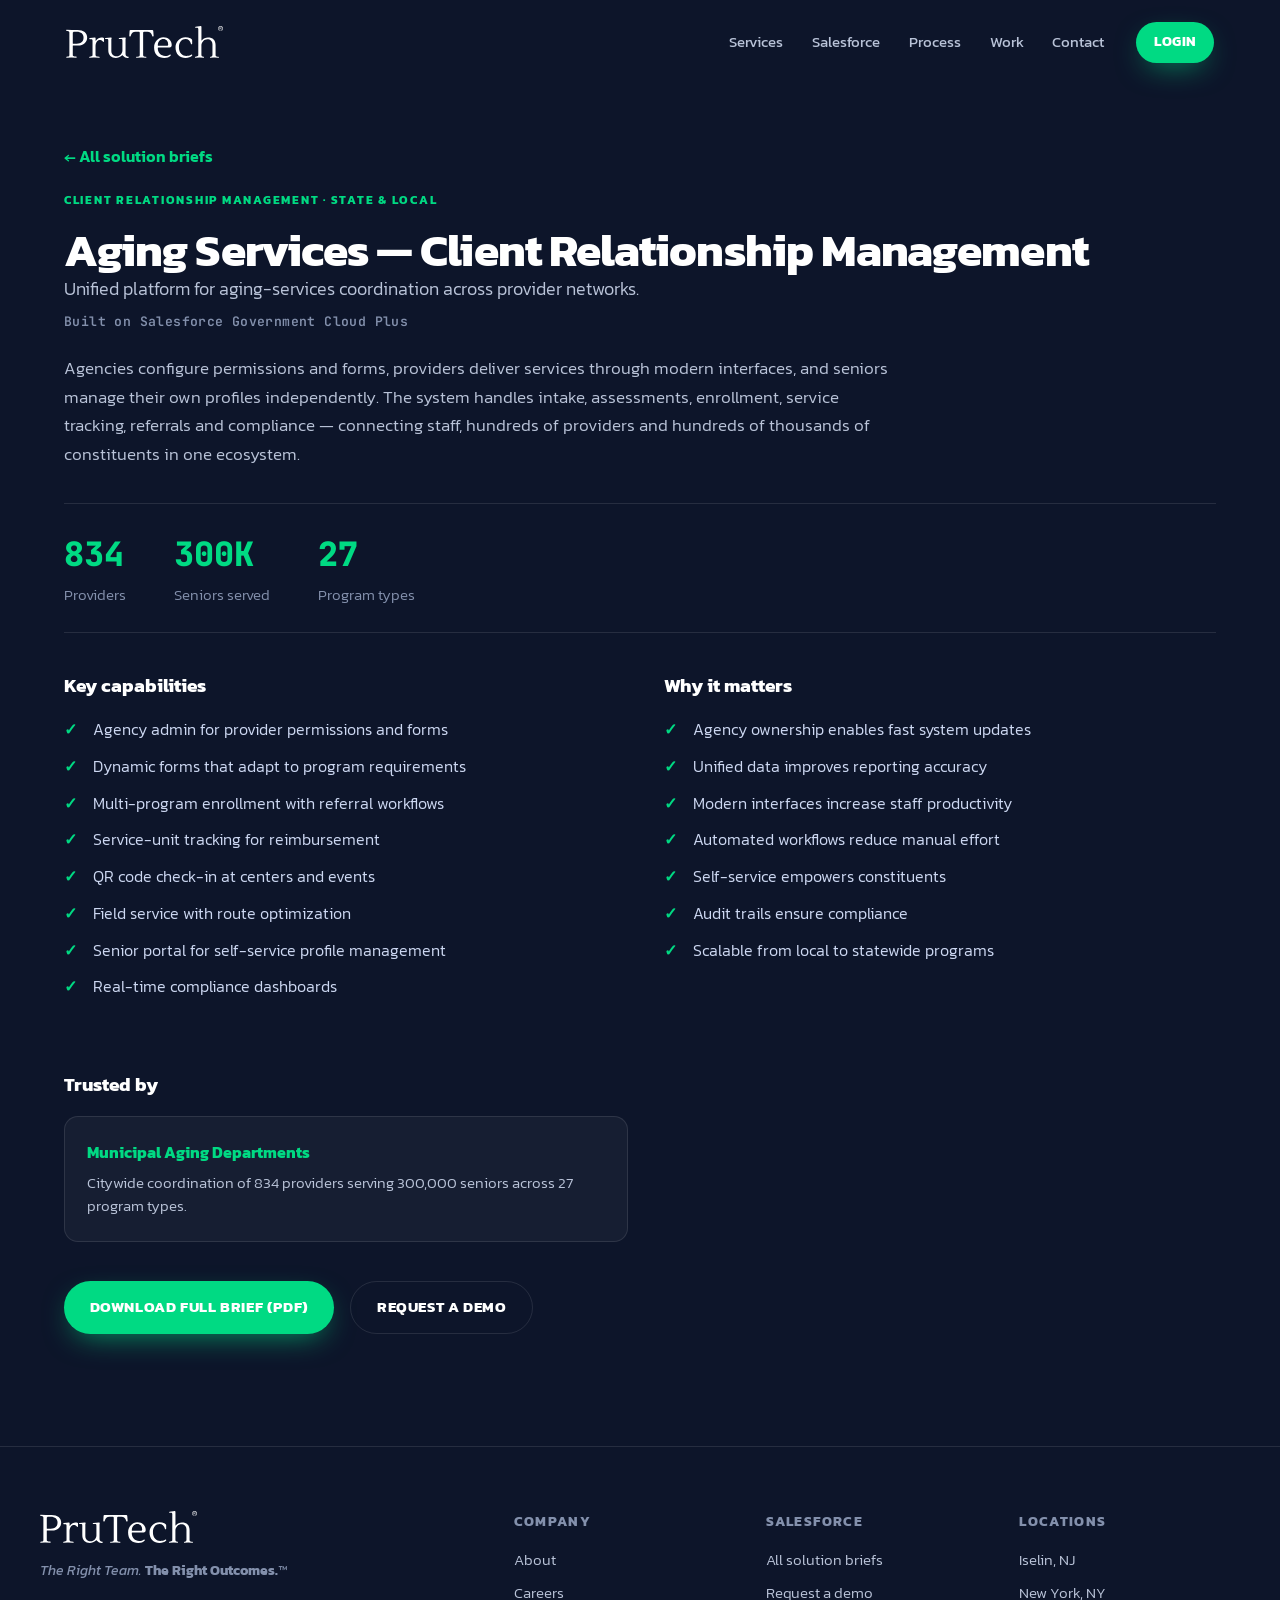
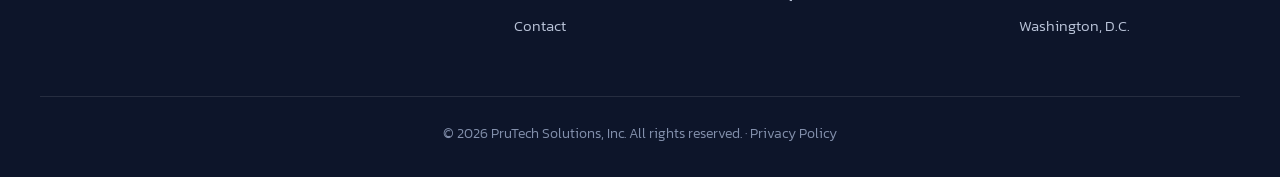
<file: sf-projects/aging-services.html>
<!DOCTYPE html>
<html lang="en">
<head>
  <meta charset="UTF-8" />
  <meta name="viewport" content="width=device-width, initial-scale=1.0" />
  <title>Aging Services — Client Relationship Management — PruTech Salesforce</title>
  <meta name="description" content="Unified platform for aging-services coordination across provider networks." />
  <link rel="preconnect" href="https://fonts.googleapis.com" />
  <link rel="preconnect" href="https://fonts.gstatic.com" crossorigin />
  <link href="https://fonts.googleapis.com/css2?family=Kanit:ital,wght@0,300;0,400;0,500;0,600;0,700;1,400&family=JetBrains+Mono:wght@400;500;700&display=swap" rel="stylesheet" />
  <link rel="stylesheet" href="../css/styles.css" />
  <link rel="stylesheet" href="../css/brand.css" />
</head>
<body>
  <header class="nav scrolled" id="nav">
    <div class="nav__inner">
      <a href="../prutech-it-solutions.html" class="nav__logo nav__logo--img"><img src="../img/prutech-logo-white.svg" alt="PruTech IT Solutions" /></a>
      <nav class="nav__links">
        <a href="../prutech-it-solutions.html#services">Services</a>
        <a href="../salesforce.html">Salesforce</a>
        <a href="../prutech-it-solutions.html#process">Process</a>
        <a href="../prutech-it-solutions.html#work">Work</a>
        <a href="../prutech-it-solutions.html#contact">Contact</a>
      </nav>
      <a href="../login.html" class="btn btn--sm">Login</a>
      <button class="nav__burger" id="burger" aria-label="Menu"><span></span><span></span><span></span></button>
    </div>
  </header>

  <section class="section" style="padding-top:9rem;">
    <a class="brief-back" href="../salesforce.html">&larr; All solution briefs</a>
    <p class="kicker">Client Relationship Management &middot; State & Local</p>
    <h1 class="h2">Aging Services — Client Relationship Management</h1>
    <p class="work__intro" style="margin:0 0 .6rem;">Unified platform for aging-services coordination across provider networks.</p>
    <p class="brief-built">Built on Salesforce Government Cloud Plus</p>
    <p class="brief-overview">Agencies configure permissions and forms, providers deliver services through modern interfaces, and seniors manage their own profiles independently. The system handles intake, assessments, enrollment, service tracking, referrals and compliance — connecting staff, hundreds of providers and hundreds of thousands of constituents in one ecosystem.</p>

    <div class="brief-stats">
        <div class="brief-stat"><b>834</b><span>Providers</span></div>
        <div class="brief-stat"><b>300K</b><span>Seniors served</span></div>
        <div class="brief-stat"><b>27</b><span>Program types</span></div>
    </div>

    <div class="brief-grid2">
      <div>
        <h3>Key capabilities</h3>
        <ul class="ticks">
          <li>Agency admin for provider permissions and forms</li>
          <li>Dynamic forms that adapt to program requirements</li>
          <li>Multi-program enrollment with referral workflows</li>
          <li>Service-unit tracking for reimbursement</li>
          <li>QR code check-in at centers and events</li>
          <li>Field service with route optimization</li>
          <li>Senior portal for self-service profile management</li>
          <li>Real-time compliance dashboards</li>
        </ul>
      </div>
      <div>
        <h3>Why it matters</h3>
        <ul class="ticks">
          <li>Agency ownership enables fast system updates</li>
          <li>Unified data improves reporting accuracy</li>
          <li>Modern interfaces increase staff productivity</li>
          <li>Automated workflows reduce manual effort</li>
          <li>Self-service empowers constituents</li>
          <li>Audit trails ensure compliance</li>
          <li>Scalable from local to statewide programs</li>
        </ul>
      </div>
    </div>

    <h3 style="margin-bottom:1rem;">Trusted by</h3>
    <div class="brief-trust">
        <div class="brief-trust__item"><strong>Municipal Aging Departments</strong><p>Citywide coordination of 834 providers serving 300,000 seniors across 27 program types.</p></div>
    </div>

    <div class="brief-cta">
      <a class="btn" href="../SF%20Projects%20Data/PruTech_SolutionBrief_Aging-Services_Client-Relationship-Management.pdf" target="_blank" rel="noopener">Download full brief (PDF)</a>
      <a class="btn btn--ghost" href="../prutech-it-solutions.html#contact">Request a demo</a>
    </div>
  </section>

  <footer class="footer">
    <div class="footer__cols">
      <div class="footer__brand">
        <img class="footer__logo" src="../img/prutech-logo-white.svg" alt="PruTech IT Solutions" />
        <p class="tagline"><em>The Right Team.</em> <strong>The Right Outcomes.</strong>&trade;</p>
      </div>
      <div><h4>Company</h4><a href="#">About</a><a href="#">Careers</a><a href="../prutech-it-solutions.html#contact">Contact</a></div>
      <div><h4>Salesforce</h4><a href="../salesforce.html">All solution briefs</a><a href="../prutech-it-solutions.html#contact">Request a demo</a></div>
      <div><h4>Locations</h4><a href="#">Iselin, NJ</a><a href="#">New York, NY</a><a href="#">Washington, D.C.</a></div>
    </div>
    <div class="footer__bottom">&copy; 2026 PruTech Solutions, Inc. All rights reserved. &middot; Privacy Policy</div>
  </footer>
  <script src="../js/brand-main.js"></script>
</body>
</html>
</file>
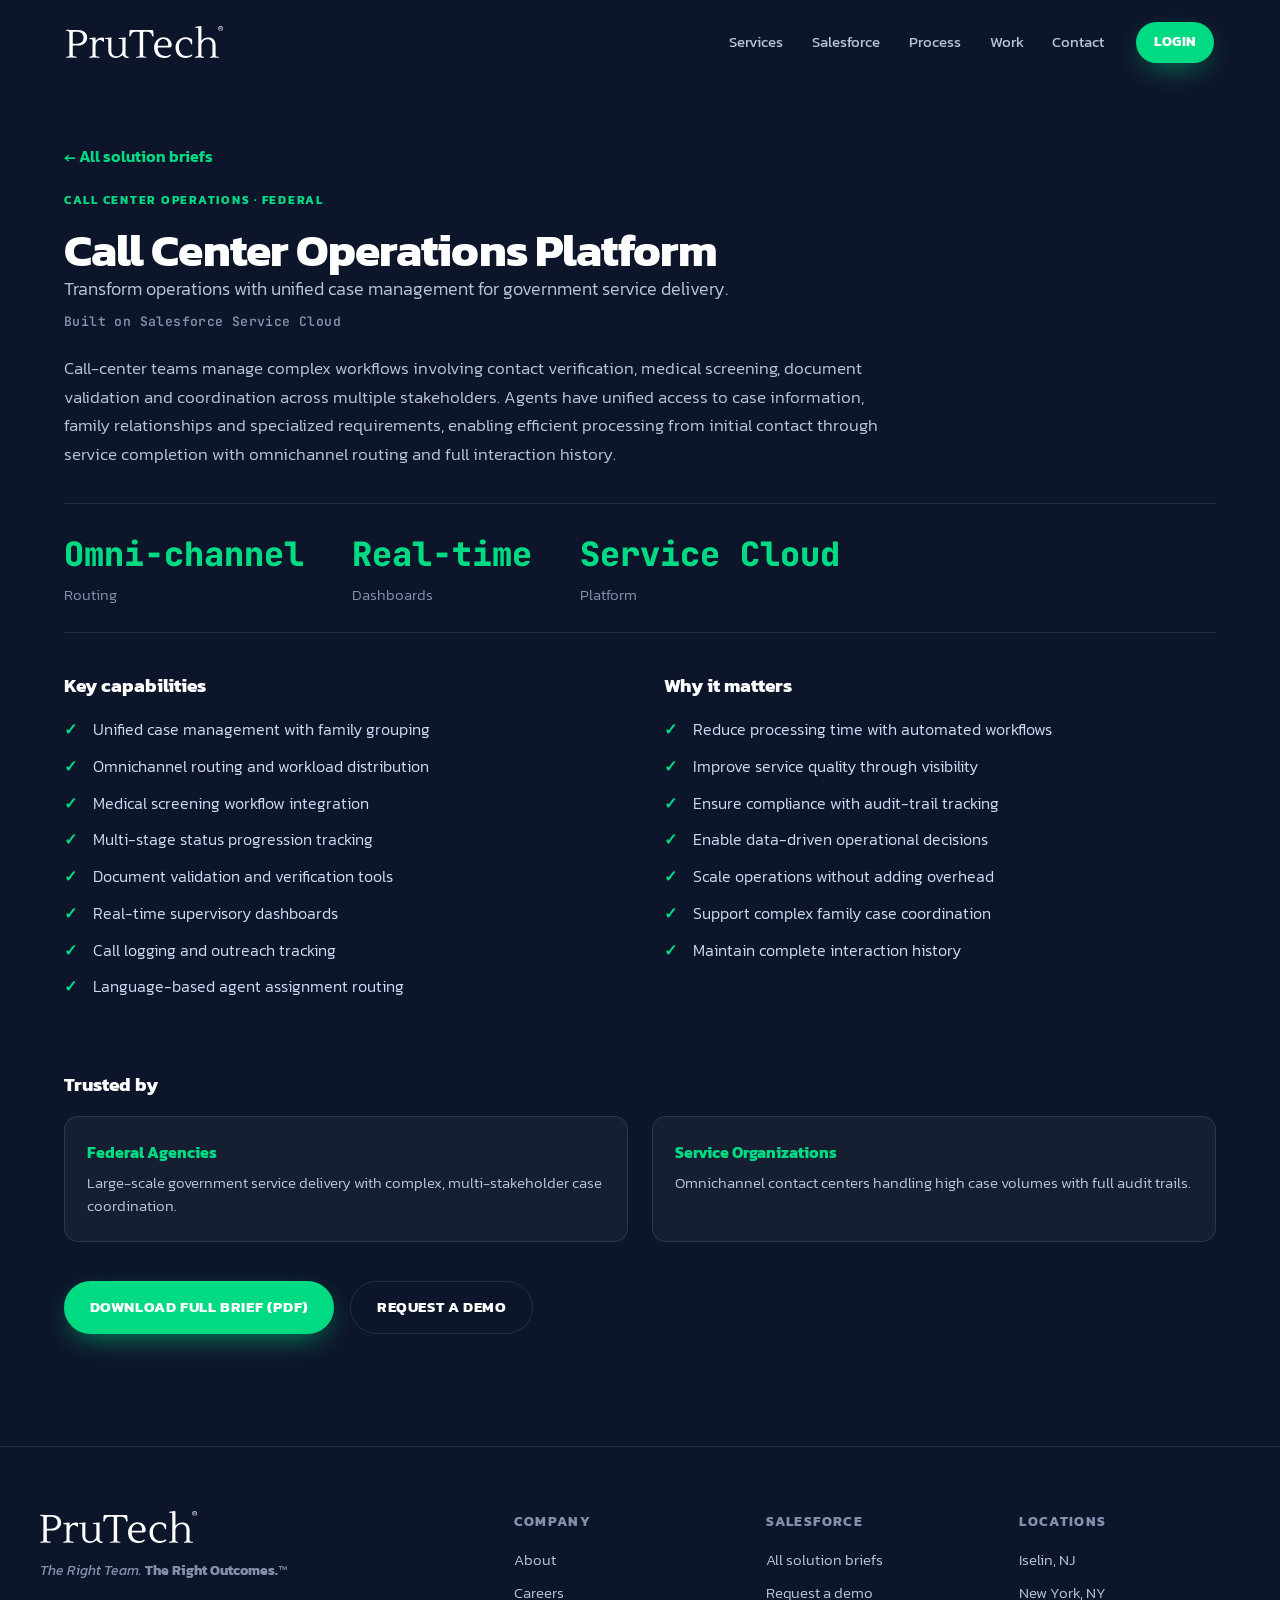
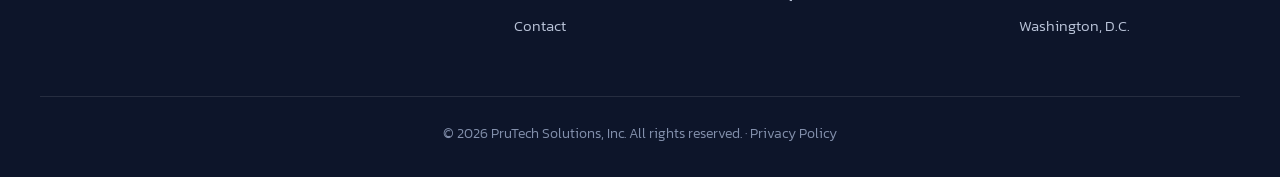
<file: sf-projects/call-center.html>
<!DOCTYPE html>
<html lang="en">
<head>
  <meta charset="UTF-8" />
  <meta name="viewport" content="width=device-width, initial-scale=1.0" />
  <title>Call Center Operations Platform — PruTech Salesforce</title>
  <meta name="description" content="Transform operations with unified case management for government service delivery." />
  <link rel="preconnect" href="https://fonts.googleapis.com" />
  <link rel="preconnect" href="https://fonts.gstatic.com" crossorigin />
  <link href="https://fonts.googleapis.com/css2?family=Kanit:ital,wght@0,300;0,400;0,500;0,600;0,700;1,400&family=JetBrains+Mono:wght@400;500;700&display=swap" rel="stylesheet" />
  <link rel="stylesheet" href="../css/styles.css" />
  <link rel="stylesheet" href="../css/brand.css" />
</head>
<body>
  <header class="nav scrolled" id="nav">
    <div class="nav__inner">
      <a href="../prutech-it-solutions.html" class="nav__logo nav__logo--img"><img src="../img/prutech-logo-white.svg" alt="PruTech IT Solutions" /></a>
      <nav class="nav__links">
        <a href="../prutech-it-solutions.html#services">Services</a>
        <a href="../salesforce.html">Salesforce</a>
        <a href="../prutech-it-solutions.html#process">Process</a>
        <a href="../prutech-it-solutions.html#work">Work</a>
        <a href="../prutech-it-solutions.html#contact">Contact</a>
      </nav>
      <a href="../login.html" class="btn btn--sm">Login</a>
      <button class="nav__burger" id="burger" aria-label="Menu"><span></span><span></span><span></span></button>
    </div>
  </header>

  <section class="section" style="padding-top:9rem;">
    <a class="brief-back" href="../salesforce.html">&larr; All solution briefs</a>
    <p class="kicker">Call Center Operations &middot; Federal</p>
    <h1 class="h2">Call Center Operations Platform</h1>
    <p class="work__intro" style="margin:0 0 .6rem;">Transform operations with unified case management for government service delivery.</p>
    <p class="brief-built">Built on Salesforce Service Cloud</p>
    <p class="brief-overview">Call-center teams manage complex workflows involving contact verification, medical screening, document validation and coordination across multiple stakeholders. Agents have unified access to case information, family relationships and specialized requirements, enabling efficient processing from initial contact through service completion with omnichannel routing and full interaction history.</p>

    <div class="brief-stats">
        <div class="brief-stat"><b>Omni-channel</b><span>Routing</span></div>
        <div class="brief-stat"><b>Real-time</b><span>Dashboards</span></div>
        <div class="brief-stat"><b>Service Cloud</b><span>Platform</span></div>
    </div>

    <div class="brief-grid2">
      <div>
        <h3>Key capabilities</h3>
        <ul class="ticks">
          <li>Unified case management with family grouping</li>
          <li>Omnichannel routing and workload distribution</li>
          <li>Medical screening workflow integration</li>
          <li>Multi-stage status progression tracking</li>
          <li>Document validation and verification tools</li>
          <li>Real-time supervisory dashboards</li>
          <li>Call logging and outreach tracking</li>
          <li>Language-based agent assignment routing</li>
        </ul>
      </div>
      <div>
        <h3>Why it matters</h3>
        <ul class="ticks">
          <li>Reduce processing time with automated workflows</li>
          <li>Improve service quality through visibility</li>
          <li>Ensure compliance with audit-trail tracking</li>
          <li>Enable data-driven operational decisions</li>
          <li>Scale operations without adding overhead</li>
          <li>Support complex family case coordination</li>
          <li>Maintain complete interaction history</li>
        </ul>
      </div>
    </div>

    <h3 style="margin-bottom:1rem;">Trusted by</h3>
    <div class="brief-trust">
        <div class="brief-trust__item"><strong>Federal Agencies</strong><p>Large-scale government service delivery with complex, multi-stakeholder case coordination.</p></div>
        <div class="brief-trust__item"><strong>Service Organizations</strong><p>Omnichannel contact centers handling high case volumes with full audit trails.</p></div>
    </div>

    <div class="brief-cta">
      <a class="btn" href="../SF%20Projects%20Data/PruTech_SolutionBrief_CallCenter-Operations.pdf" target="_blank" rel="noopener">Download full brief (PDF)</a>
      <a class="btn btn--ghost" href="../prutech-it-solutions.html#contact">Request a demo</a>
    </div>
  </section>

  <footer class="footer">
    <div class="footer__cols">
      <div class="footer__brand">
        <img class="footer__logo" src="../img/prutech-logo-white.svg" alt="PruTech IT Solutions" />
        <p class="tagline"><em>The Right Team.</em> <strong>The Right Outcomes.</strong>&trade;</p>
      </div>
      <div><h4>Company</h4><a href="#">About</a><a href="#">Careers</a><a href="../prutech-it-solutions.html#contact">Contact</a></div>
      <div><h4>Salesforce</h4><a href="../salesforce.html">All solution briefs</a><a href="../prutech-it-solutions.html#contact">Request a demo</a></div>
      <div><h4>Locations</h4><a href="#">Iselin, NJ</a><a href="#">New York, NY</a><a href="#">Washington, D.C.</a></div>
    </div>
    <div class="footer__bottom">&copy; 2026 PruTech Solutions, Inc. All rights reserved. &middot; Privacy Policy</div>
  </footer>
  <script src="../js/brand-main.js"></script>
</body>
</html>
</file>
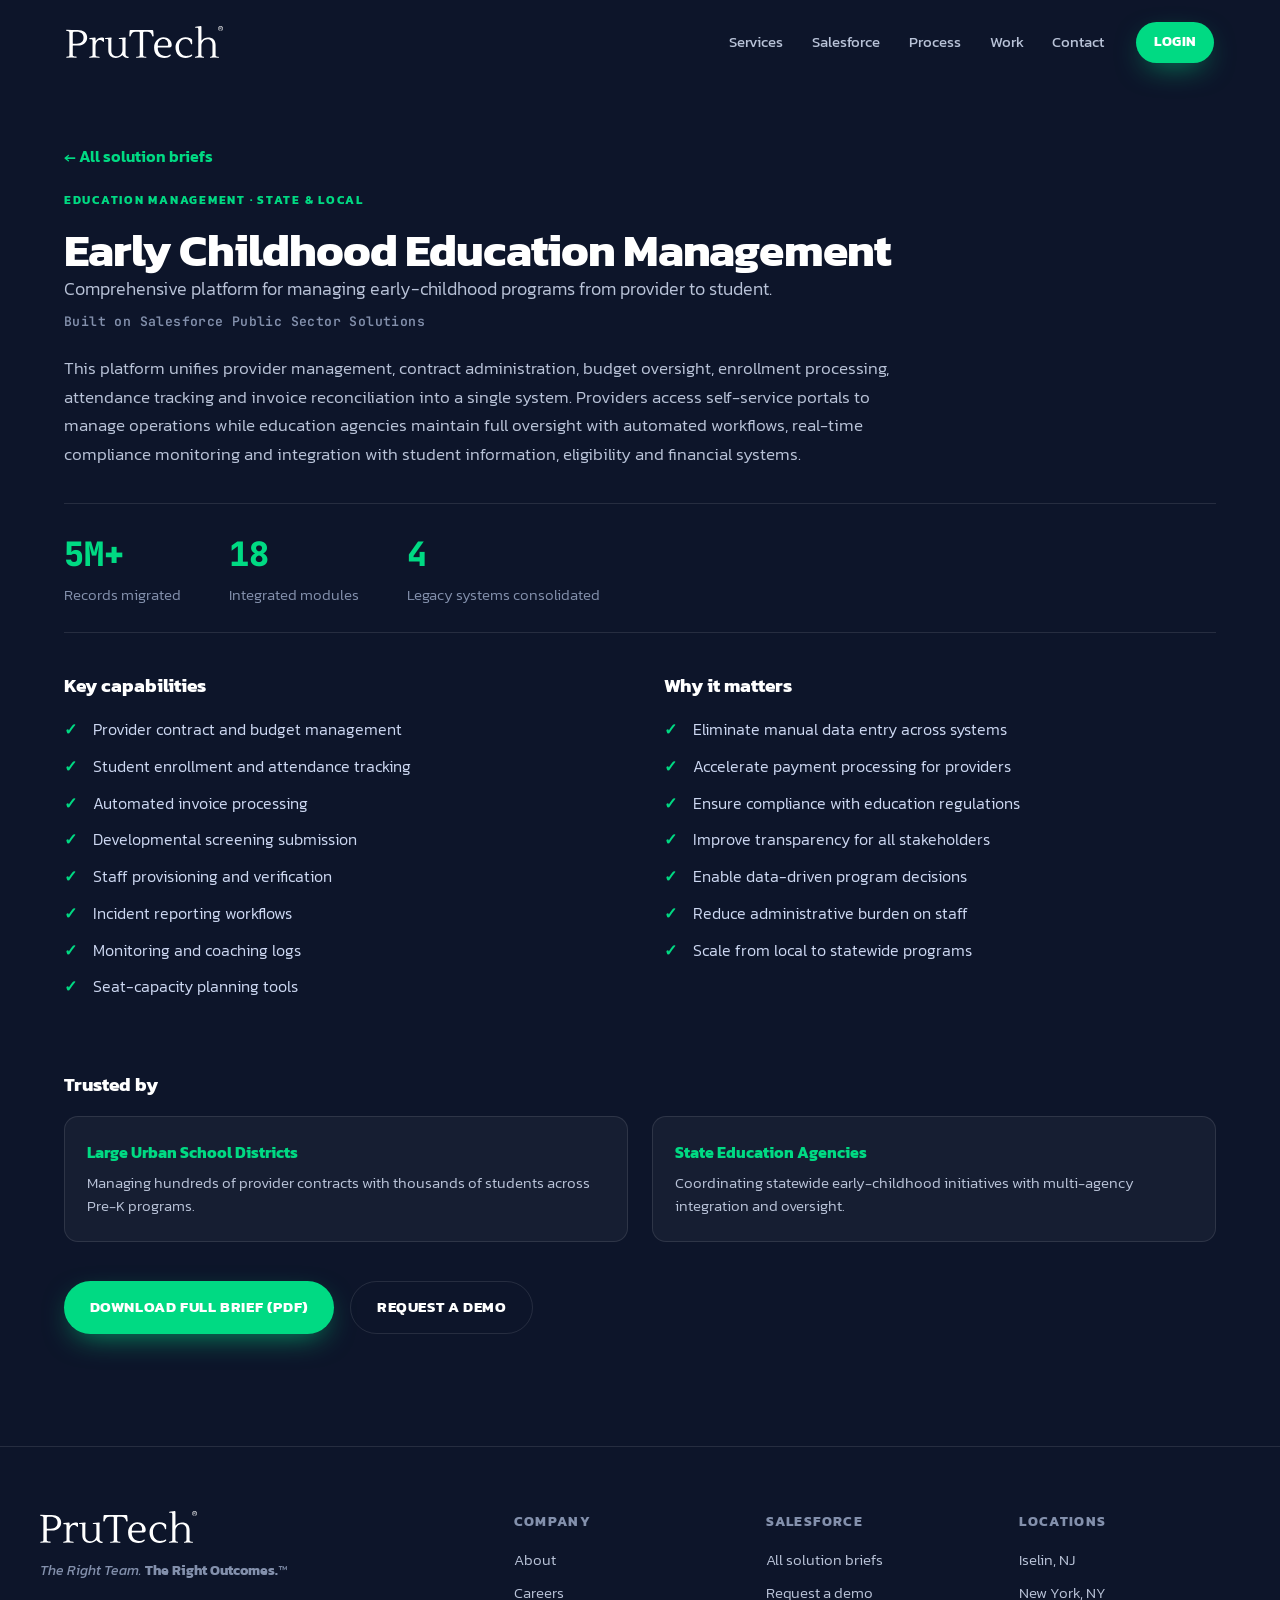
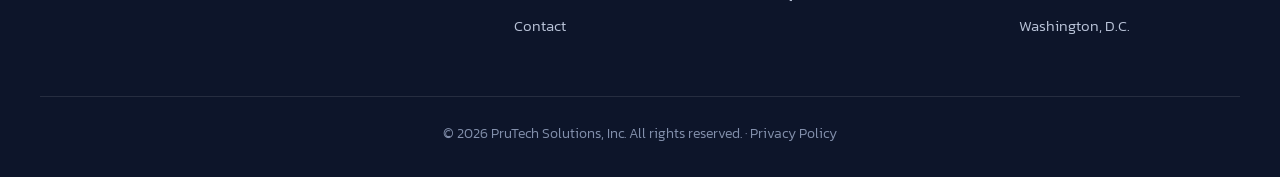
<file: sf-projects/early-childhood.html>
<!DOCTYPE html>
<html lang="en">
<head>
  <meta charset="UTF-8" />
  <meta name="viewport" content="width=device-width, initial-scale=1.0" />
  <title>Early Childhood Education Management — PruTech Salesforce</title>
  <meta name="description" content="Comprehensive platform for managing early-childhood programs from provider to student." />
  <link rel="preconnect" href="https://fonts.googleapis.com" />
  <link rel="preconnect" href="https://fonts.gstatic.com" crossorigin />
  <link href="https://fonts.googleapis.com/css2?family=Kanit:ital,wght@0,300;0,400;0,500;0,600;0,700;1,400&family=JetBrains+Mono:wght@400;500;700&display=swap" rel="stylesheet" />
  <link rel="stylesheet" href="../css/styles.css" />
  <link rel="stylesheet" href="../css/brand.css" />
</head>
<body>
  <header class="nav scrolled" id="nav">
    <div class="nav__inner">
      <a href="../prutech-it-solutions.html" class="nav__logo nav__logo--img"><img src="../img/prutech-logo-white.svg" alt="PruTech IT Solutions" /></a>
      <nav class="nav__links">
        <a href="../prutech-it-solutions.html#services">Services</a>
        <a href="../salesforce.html">Salesforce</a>
        <a href="../prutech-it-solutions.html#process">Process</a>
        <a href="../prutech-it-solutions.html#work">Work</a>
        <a href="../prutech-it-solutions.html#contact">Contact</a>
      </nav>
      <a href="../login.html" class="btn btn--sm">Login</a>
      <button class="nav__burger" id="burger" aria-label="Menu"><span></span><span></span><span></span></button>
    </div>
  </header>

  <section class="section" style="padding-top:9rem;">
    <a class="brief-back" href="../salesforce.html">&larr; All solution briefs</a>
    <p class="kicker">Education Management &middot; State & Local</p>
    <h1 class="h2">Early Childhood Education Management</h1>
    <p class="work__intro" style="margin:0 0 .6rem;">Comprehensive platform for managing early-childhood programs from provider to student.</p>
    <p class="brief-built">Built on Salesforce Public Sector Solutions</p>
    <p class="brief-overview">This platform unifies provider management, contract administration, budget oversight, enrollment processing, attendance tracking and invoice reconciliation into a single system. Providers access self-service portals to manage operations while education agencies maintain full oversight with automated workflows, real-time compliance monitoring and integration with student information, eligibility and financial systems.</p>

    <div class="brief-stats">
        <div class="brief-stat"><b>5M+</b><span>Records migrated</span></div>
        <div class="brief-stat"><b>18</b><span>Integrated modules</span></div>
        <div class="brief-stat"><b>4</b><span>Legacy systems consolidated</span></div>
    </div>

    <div class="brief-grid2">
      <div>
        <h3>Key capabilities</h3>
        <ul class="ticks">
          <li>Provider contract and budget management</li>
          <li>Student enrollment and attendance tracking</li>
          <li>Automated invoice processing</li>
          <li>Developmental screening submission</li>
          <li>Staff provisioning and verification</li>
          <li>Incident reporting workflows</li>
          <li>Monitoring and coaching logs</li>
          <li>Seat-capacity planning tools</li>
        </ul>
      </div>
      <div>
        <h3>Why it matters</h3>
        <ul class="ticks">
          <li>Eliminate manual data entry across systems</li>
          <li>Accelerate payment processing for providers</li>
          <li>Ensure compliance with education regulations</li>
          <li>Improve transparency for all stakeholders</li>
          <li>Enable data-driven program decisions</li>
          <li>Reduce administrative burden on staff</li>
          <li>Scale from local to statewide programs</li>
        </ul>
      </div>
    </div>

    <h3 style="margin-bottom:1rem;">Trusted by</h3>
    <div class="brief-trust">
        <div class="brief-trust__item"><strong>Large Urban School Districts</strong><p>Managing hundreds of provider contracts with thousands of students across Pre-K programs.</p></div>
        <div class="brief-trust__item"><strong>State Education Agencies</strong><p>Coordinating statewide early-childhood initiatives with multi-agency integration and oversight.</p></div>
    </div>

    <div class="brief-cta">
      <a class="btn" href="../SF%20Projects%20Data/PruTech_SolutionBrief_Early-Childhood-Education-Management%201.pdf" target="_blank" rel="noopener">Download full brief (PDF)</a>
      <a class="btn btn--ghost" href="../prutech-it-solutions.html#contact">Request a demo</a>
    </div>
  </section>

  <footer class="footer">
    <div class="footer__cols">
      <div class="footer__brand">
        <img class="footer__logo" src="../img/prutech-logo-white.svg" alt="PruTech IT Solutions" />
        <p class="tagline"><em>The Right Team.</em> <strong>The Right Outcomes.</strong>&trade;</p>
      </div>
      <div><h4>Company</h4><a href="#">About</a><a href="#">Careers</a><a href="../prutech-it-solutions.html#contact">Contact</a></div>
      <div><h4>Salesforce</h4><a href="../salesforce.html">All solution briefs</a><a href="../prutech-it-solutions.html#contact">Request a demo</a></div>
      <div><h4>Locations</h4><a href="#">Iselin, NJ</a><a href="#">New York, NY</a><a href="#">Washington, D.C.</a></div>
    </div>
    <div class="footer__bottom">&copy; 2026 PruTech Solutions, Inc. All rights reserved. &middot; Privacy Policy</div>
  </footer>
  <script src="../js/brand-main.js"></script>
</body>
</html>
</file>
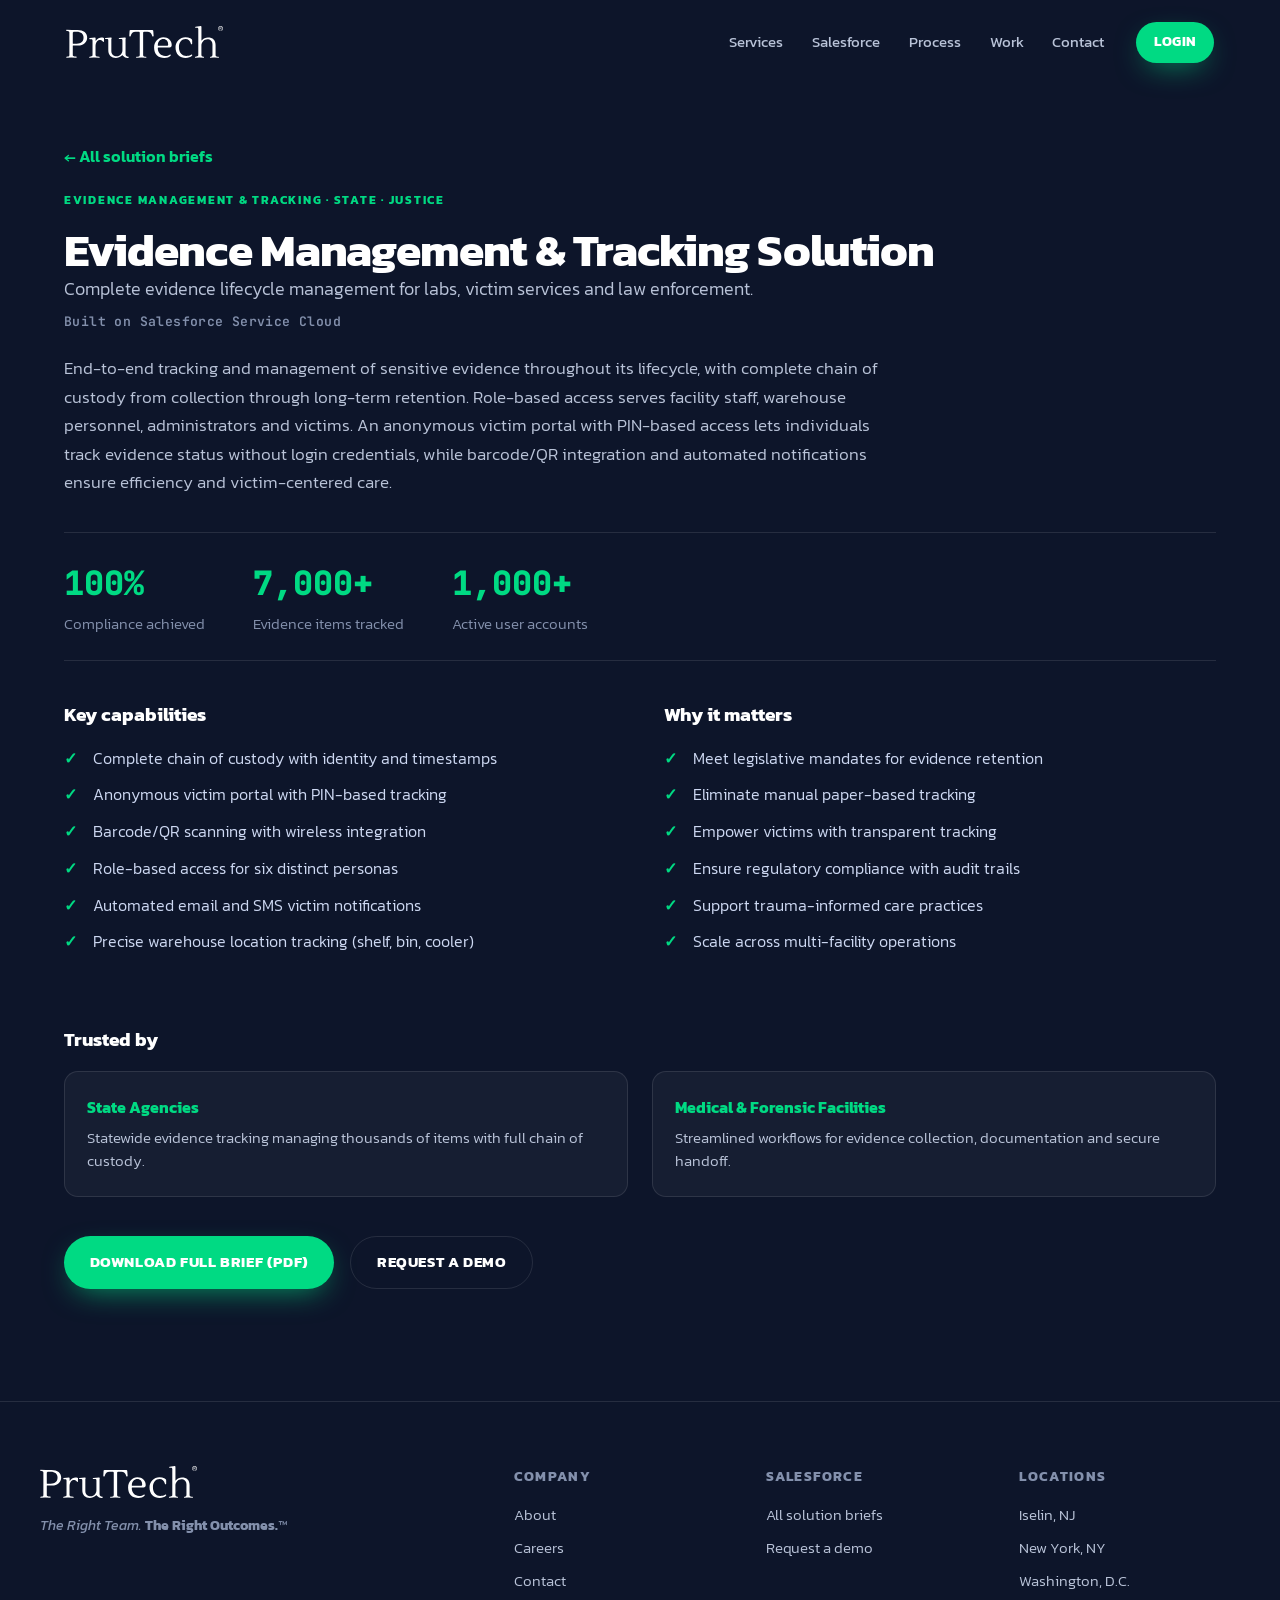
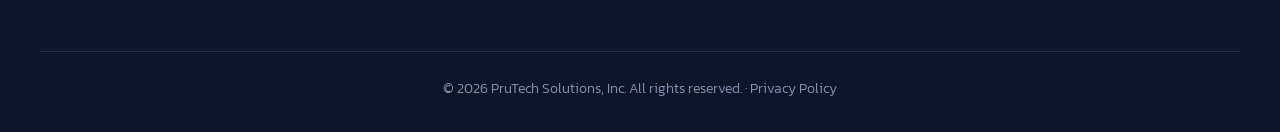
<file: sf-projects/evidence-tracking.html>
<!DOCTYPE html>
<html lang="en">
<head>
  <meta charset="UTF-8" />
  <meta name="viewport" content="width=device-width, initial-scale=1.0" />
  <title>Evidence Management & Tracking Solution — PruTech Salesforce</title>
  <meta name="description" content="Complete evidence lifecycle management for labs, victim services and law enforcement." />
  <link rel="preconnect" href="https://fonts.googleapis.com" />
  <link rel="preconnect" href="https://fonts.gstatic.com" crossorigin />
  <link href="https://fonts.googleapis.com/css2?family=Kanit:ital,wght@0,300;0,400;0,500;0,600;0,700;1,400&family=JetBrains+Mono:wght@400;500;700&display=swap" rel="stylesheet" />
  <link rel="stylesheet" href="../css/styles.css" />
  <link rel="stylesheet" href="../css/brand.css" />
</head>
<body>
  <header class="nav scrolled" id="nav">
    <div class="nav__inner">
      <a href="../prutech-it-solutions.html" class="nav__logo nav__logo--img"><img src="../img/prutech-logo-white.svg" alt="PruTech IT Solutions" /></a>
      <nav class="nav__links">
        <a href="../prutech-it-solutions.html#services">Services</a>
        <a href="../salesforce.html">Salesforce</a>
        <a href="../prutech-it-solutions.html#process">Process</a>
        <a href="../prutech-it-solutions.html#work">Work</a>
        <a href="../prutech-it-solutions.html#contact">Contact</a>
      </nav>
      <a href="../login.html" class="btn btn--sm">Login</a>
      <button class="nav__burger" id="burger" aria-label="Menu"><span></span><span></span><span></span></button>
    </div>
  </header>

  <section class="section" style="padding-top:9rem;">
    <a class="brief-back" href="../salesforce.html">&larr; All solution briefs</a>
    <p class="kicker">Evidence Management & Tracking &middot; State · Justice</p>
    <h1 class="h2">Evidence Management & Tracking Solution</h1>
    <p class="work__intro" style="margin:0 0 .6rem;">Complete evidence lifecycle management for labs, victim services and law enforcement.</p>
    <p class="brief-built">Built on Salesforce Service Cloud</p>
    <p class="brief-overview">End-to-end tracking and management of sensitive evidence throughout its lifecycle, with complete chain of custody from collection through long-term retention. Role-based access serves facility staff, warehouse personnel, administrators and victims. An anonymous victim portal with PIN-based access lets individuals track evidence status without login credentials, while barcode/QR integration and automated notifications ensure efficiency and victim-centered care.</p>

    <div class="brief-stats">
        <div class="brief-stat"><b>100%</b><span>Compliance achieved</span></div>
        <div class="brief-stat"><b>7,000+</b><span>Evidence items tracked</span></div>
        <div class="brief-stat"><b>1,000+</b><span>Active user accounts</span></div>
    </div>

    <div class="brief-grid2">
      <div>
        <h3>Key capabilities</h3>
        <ul class="ticks">
          <li>Complete chain of custody with identity and timestamps</li>
          <li>Anonymous victim portal with PIN-based tracking</li>
          <li>Barcode/QR scanning with wireless integration</li>
          <li>Role-based access for six distinct personas</li>
          <li>Automated email and SMS victim notifications</li>
          <li>Precise warehouse location tracking (shelf, bin, cooler)</li>
        </ul>
      </div>
      <div>
        <h3>Why it matters</h3>
        <ul class="ticks">
          <li>Meet legislative mandates for evidence retention</li>
          <li>Eliminate manual paper-based tracking</li>
          <li>Empower victims with transparent tracking</li>
          <li>Ensure regulatory compliance with audit trails</li>
          <li>Support trauma-informed care practices</li>
          <li>Scale across multi-facility operations</li>
        </ul>
      </div>
    </div>

    <h3 style="margin-bottom:1rem;">Trusted by</h3>
    <div class="brief-trust">
        <div class="brief-trust__item"><strong>State Agencies</strong><p>Statewide evidence tracking managing thousands of items with full chain of custody.</p></div>
        <div class="brief-trust__item"><strong>Medical & Forensic Facilities</strong><p>Streamlined workflows for evidence collection, documentation and secure handoff.</p></div>
    </div>

    <div class="brief-cta">
      <a class="btn" href="../SF%20Projects%20Data/PruTech_SolutionBrief_EvidenceTrackingandManagement_.pdf" target="_blank" rel="noopener">Download full brief (PDF)</a>
      <a class="btn btn--ghost" href="../prutech-it-solutions.html#contact">Request a demo</a>
    </div>
  </section>

  <footer class="footer">
    <div class="footer__cols">
      <div class="footer__brand">
        <img class="footer__logo" src="../img/prutech-logo-white.svg" alt="PruTech IT Solutions" />
        <p class="tagline"><em>The Right Team.</em> <strong>The Right Outcomes.</strong>&trade;</p>
      </div>
      <div><h4>Company</h4><a href="#">About</a><a href="#">Careers</a><a href="../prutech-it-solutions.html#contact">Contact</a></div>
      <div><h4>Salesforce</h4><a href="../salesforce.html">All solution briefs</a><a href="../prutech-it-solutions.html#contact">Request a demo</a></div>
      <div><h4>Locations</h4><a href="#">Iselin, NJ</a><a href="#">New York, NY</a><a href="#">Washington, D.C.</a></div>
    </div>
    <div class="footer__bottom">&copy; 2026 PruTech Solutions, Inc. All rights reserved. &middot; Privacy Policy</div>
  </footer>
  <script src="../js/brand-main.js"></script>
</body>
</html>
</file>
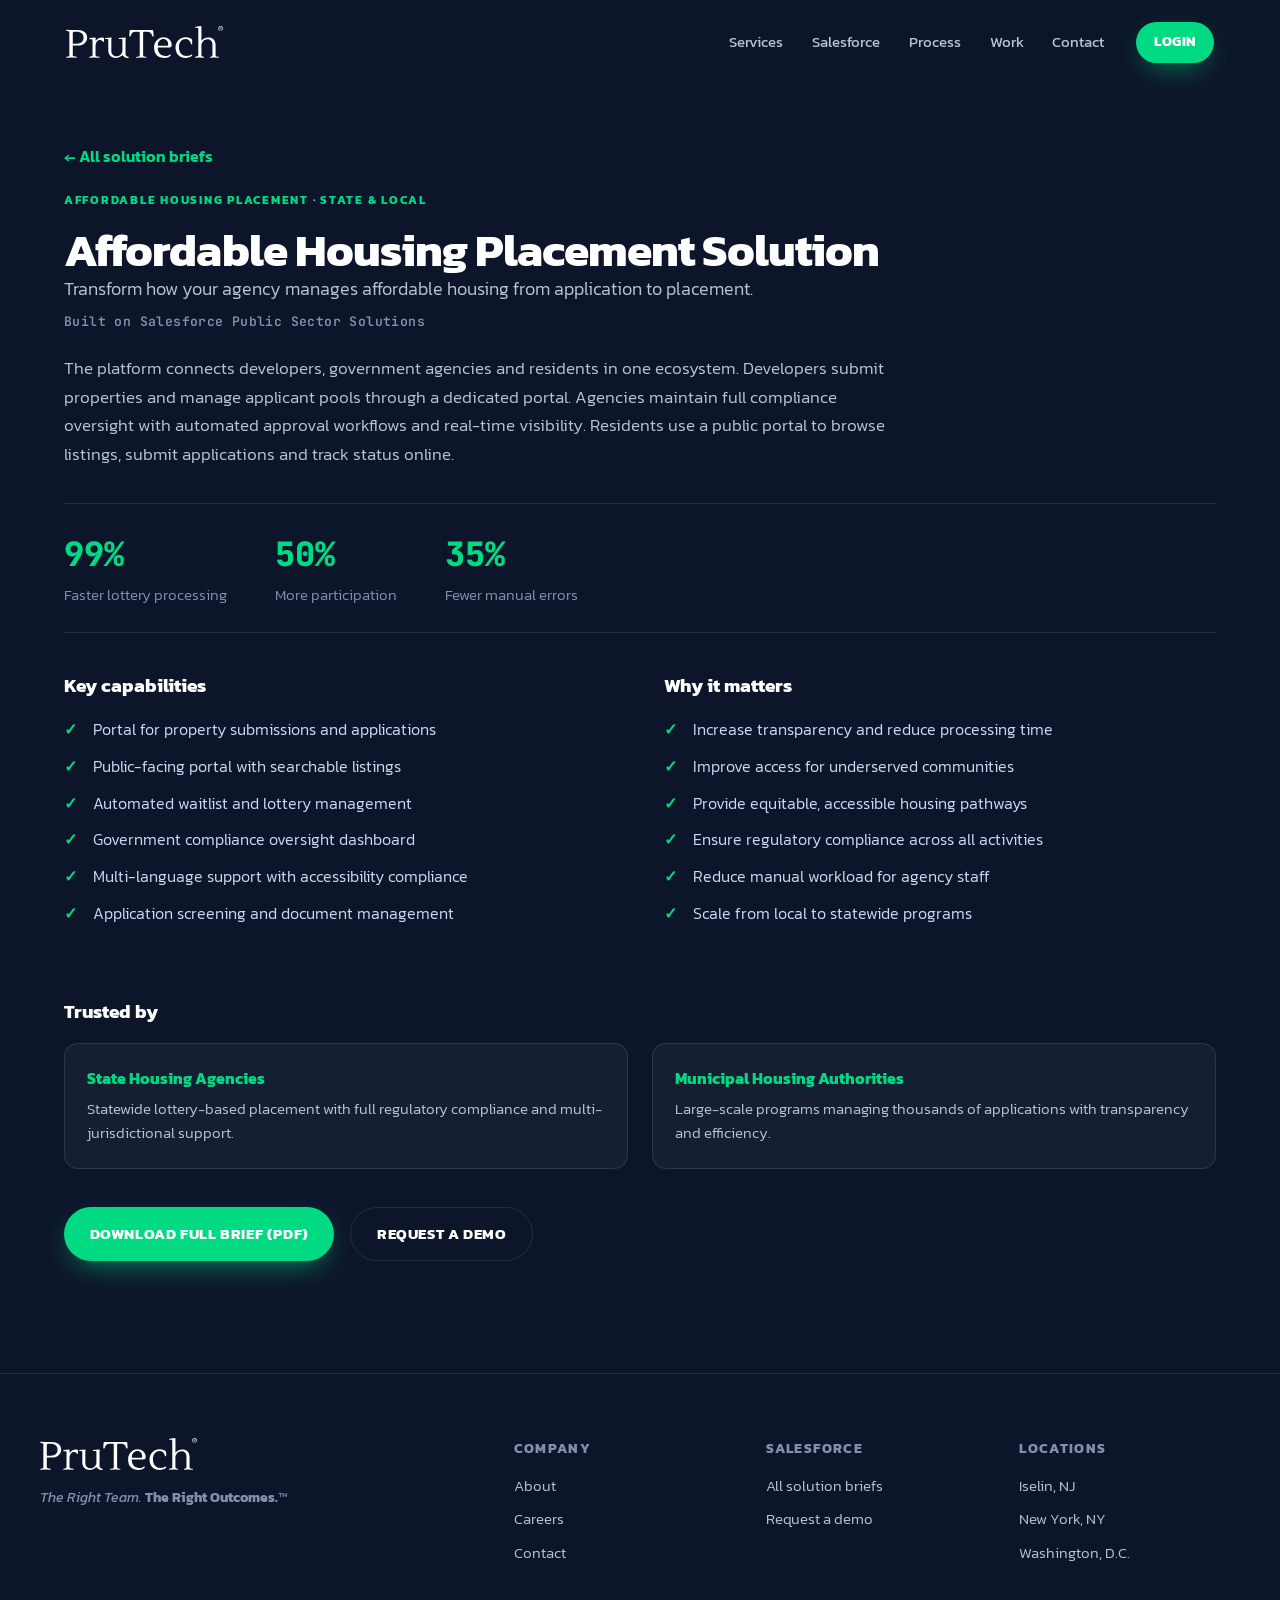
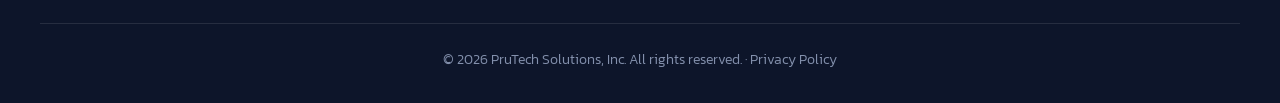
<file: sf-projects/housing-placement.html>
<!DOCTYPE html>
<html lang="en">
<head>
  <meta charset="UTF-8" />
  <meta name="viewport" content="width=device-width, initial-scale=1.0" />
  <title>Affordable Housing Placement Solution — PruTech Salesforce</title>
  <meta name="description" content="Transform how your agency manages affordable housing from application to placement." />
  <link rel="preconnect" href="https://fonts.googleapis.com" />
  <link rel="preconnect" href="https://fonts.gstatic.com" crossorigin />
  <link href="https://fonts.googleapis.com/css2?family=Kanit:ital,wght@0,300;0,400;0,500;0,600;0,700;1,400&family=JetBrains+Mono:wght@400;500;700&display=swap" rel="stylesheet" />
  <link rel="stylesheet" href="../css/styles.css" />
  <link rel="stylesheet" href="../css/brand.css" />
</head>
<body>
  <header class="nav scrolled" id="nav">
    <div class="nav__inner">
      <a href="../prutech-it-solutions.html" class="nav__logo nav__logo--img"><img src="../img/prutech-logo-white.svg" alt="PruTech IT Solutions" /></a>
      <nav class="nav__links">
        <a href="../prutech-it-solutions.html#services">Services</a>
        <a href="../salesforce.html">Salesforce</a>
        <a href="../prutech-it-solutions.html#process">Process</a>
        <a href="../prutech-it-solutions.html#work">Work</a>
        <a href="../prutech-it-solutions.html#contact">Contact</a>
      </nav>
      <a href="../login.html" class="btn btn--sm">Login</a>
      <button class="nav__burger" id="burger" aria-label="Menu"><span></span><span></span><span></span></button>
    </div>
  </header>

  <section class="section" style="padding-top:9rem;">
    <a class="brief-back" href="../salesforce.html">&larr; All solution briefs</a>
    <p class="kicker">Affordable Housing Placement &middot; State & Local</p>
    <h1 class="h2">Affordable Housing Placement Solution</h1>
    <p class="work__intro" style="margin:0 0 .6rem;">Transform how your agency manages affordable housing from application to placement.</p>
    <p class="brief-built">Built on Salesforce Public Sector Solutions</p>
    <p class="brief-overview">The platform connects developers, government agencies and residents in one ecosystem. Developers submit properties and manage applicant pools through a dedicated portal. Agencies maintain full compliance oversight with automated approval workflows and real-time visibility. Residents use a public portal to browse listings, submit applications and track status online.</p>

    <div class="brief-stats">
        <div class="brief-stat"><b>99%</b><span>Faster lottery processing</span></div>
        <div class="brief-stat"><b>50%</b><span>More participation</span></div>
        <div class="brief-stat"><b>35%</b><span>Fewer manual errors</span></div>
    </div>

    <div class="brief-grid2">
      <div>
        <h3>Key capabilities</h3>
        <ul class="ticks">
          <li>Portal for property submissions and applications</li>
          <li>Public-facing portal with searchable listings</li>
          <li>Automated waitlist and lottery management</li>
          <li>Government compliance oversight dashboard</li>
          <li>Multi-language support with accessibility compliance</li>
          <li>Application screening and document management</li>
        </ul>
      </div>
      <div>
        <h3>Why it matters</h3>
        <ul class="ticks">
          <li>Increase transparency and reduce processing time</li>
          <li>Improve access for underserved communities</li>
          <li>Provide equitable, accessible housing pathways</li>
          <li>Ensure regulatory compliance across all activities</li>
          <li>Reduce manual workload for agency staff</li>
          <li>Scale from local to statewide programs</li>
        </ul>
      </div>
    </div>

    <h3 style="margin-bottom:1rem;">Trusted by</h3>
    <div class="brief-trust">
        <div class="brief-trust__item"><strong>State Housing Agencies</strong><p>Statewide lottery-based placement with full regulatory compliance and multi-jurisdictional support.</p></div>
        <div class="brief-trust__item"><strong>Municipal Housing Authorities</strong><p>Large-scale programs managing thousands of applications with transparency and efficiency.</p></div>
    </div>

    <div class="brief-cta">
      <a class="btn" href="../SF%20Projects%20Data/PruTech_SolutionBrief_HousingPlacement_.pdf" target="_blank" rel="noopener">Download full brief (PDF)</a>
      <a class="btn btn--ghost" href="../prutech-it-solutions.html#contact">Request a demo</a>
    </div>
  </section>

  <footer class="footer">
    <div class="footer__cols">
      <div class="footer__brand">
        <img class="footer__logo" src="../img/prutech-logo-white.svg" alt="PruTech IT Solutions" />
        <p class="tagline"><em>The Right Team.</em> <strong>The Right Outcomes.</strong>&trade;</p>
      </div>
      <div><h4>Company</h4><a href="#">About</a><a href="#">Careers</a><a href="../prutech-it-solutions.html#contact">Contact</a></div>
      <div><h4>Salesforce</h4><a href="../salesforce.html">All solution briefs</a><a href="../prutech-it-solutions.html#contact">Request a demo</a></div>
      <div><h4>Locations</h4><a href="#">Iselin, NJ</a><a href="#">New York, NY</a><a href="#">Washington, D.C.</a></div>
    </div>
    <div class="footer__bottom">&copy; 2026 PruTech Solutions, Inc. All rights reserved. &middot; Privacy Policy</div>
  </footer>
  <script src="../js/brand-main.js"></script>
</body>
</html>
</file>
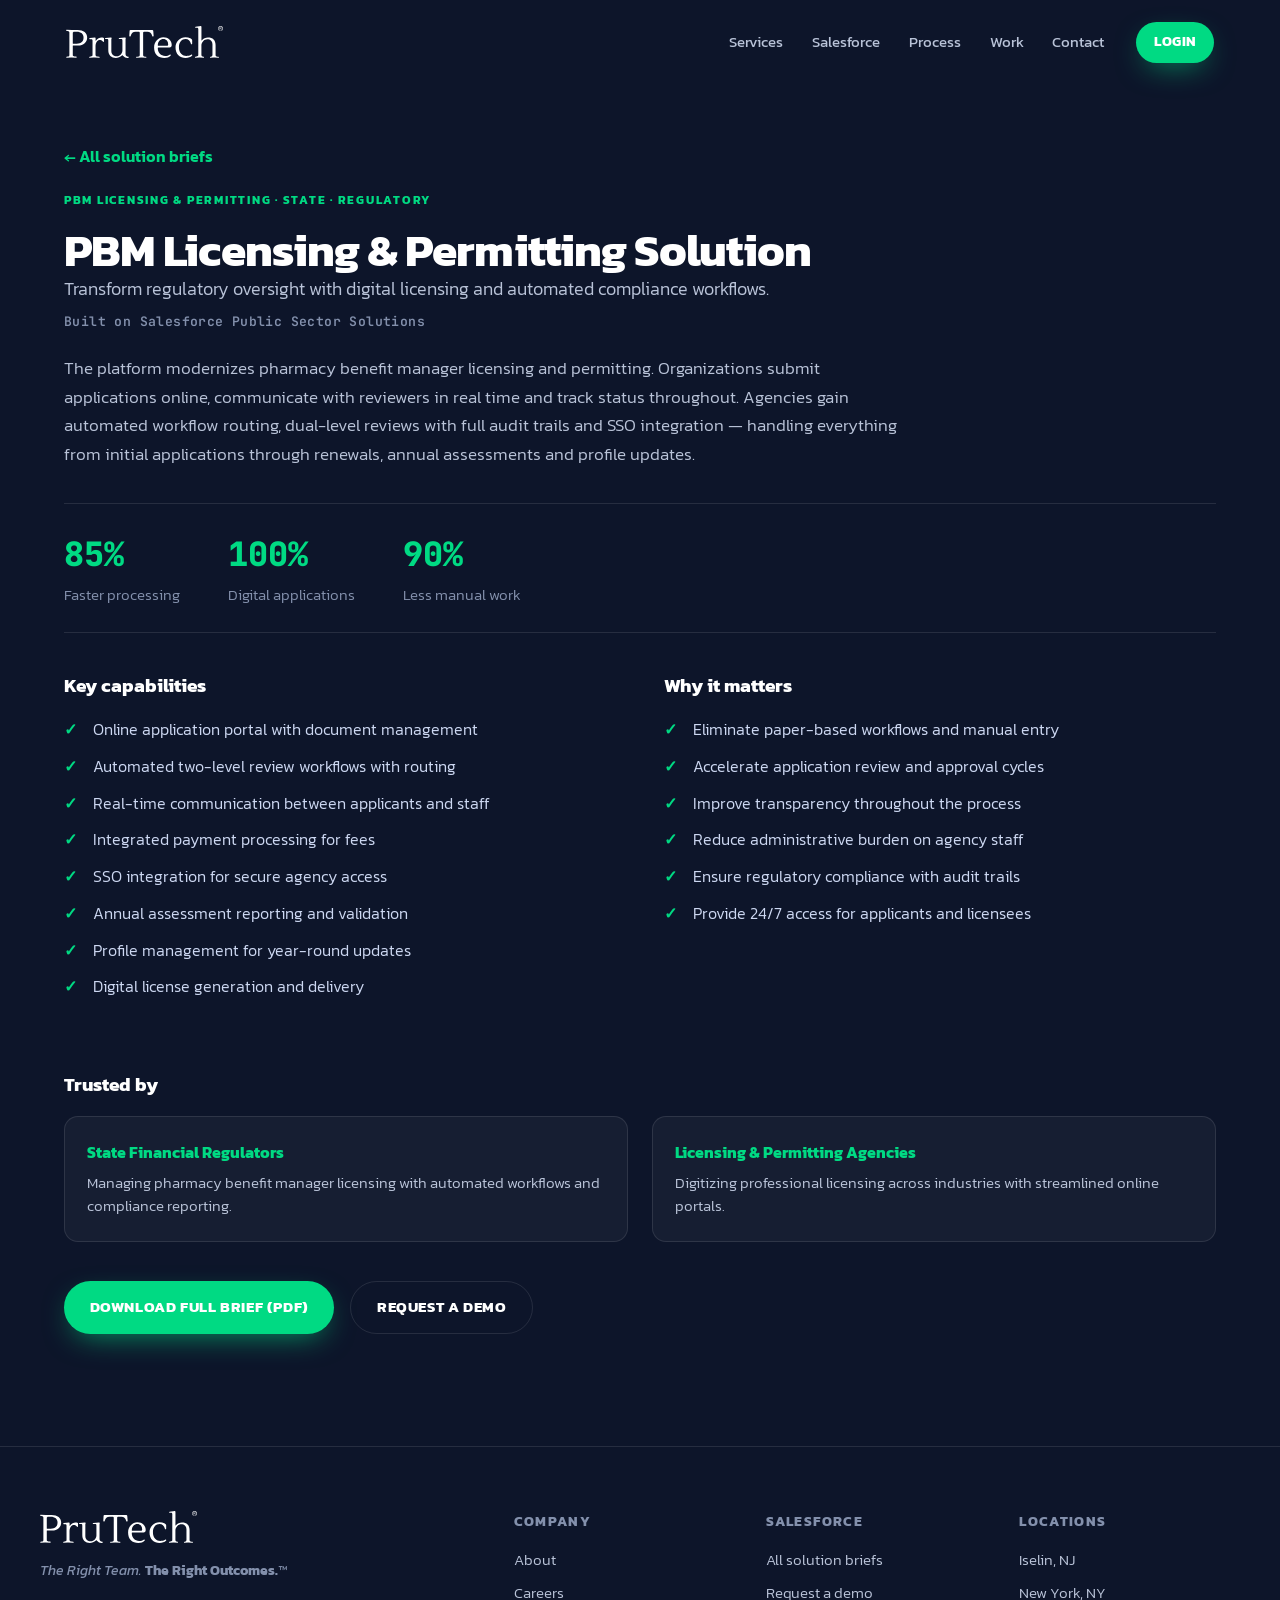
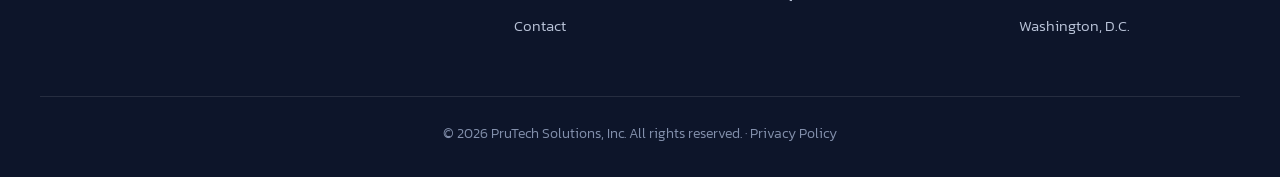
<file: sf-projects/pbm-licensing.html>
<!DOCTYPE html>
<html lang="en">
<head>
  <meta charset="UTF-8" />
  <meta name="viewport" content="width=device-width, initial-scale=1.0" />
  <title>PBM Licensing & Permitting Solution — PruTech Salesforce</title>
  <meta name="description" content="Transform regulatory oversight with digital licensing and automated compliance workflows." />
  <link rel="preconnect" href="https://fonts.googleapis.com" />
  <link rel="preconnect" href="https://fonts.gstatic.com" crossorigin />
  <link href="https://fonts.googleapis.com/css2?family=Kanit:ital,wght@0,300;0,400;0,500;0,600;0,700;1,400&family=JetBrains+Mono:wght@400;500;700&display=swap" rel="stylesheet" />
  <link rel="stylesheet" href="../css/styles.css" />
  <link rel="stylesheet" href="../css/brand.css" />
</head>
<body>
  <header class="nav scrolled" id="nav">
    <div class="nav__inner">
      <a href="../prutech-it-solutions.html" class="nav__logo nav__logo--img"><img src="../img/prutech-logo-white.svg" alt="PruTech IT Solutions" /></a>
      <nav class="nav__links">
        <a href="../prutech-it-solutions.html#services">Services</a>
        <a href="../salesforce.html">Salesforce</a>
        <a href="../prutech-it-solutions.html#process">Process</a>
        <a href="../prutech-it-solutions.html#work">Work</a>
        <a href="../prutech-it-solutions.html#contact">Contact</a>
      </nav>
      <a href="../login.html" class="btn btn--sm">Login</a>
      <button class="nav__burger" id="burger" aria-label="Menu"><span></span><span></span><span></span></button>
    </div>
  </header>

  <section class="section" style="padding-top:9rem;">
    <a class="brief-back" href="../salesforce.html">&larr; All solution briefs</a>
    <p class="kicker">PBM Licensing & Permitting &middot; State · Regulatory</p>
    <h1 class="h2">PBM Licensing & Permitting Solution</h1>
    <p class="work__intro" style="margin:0 0 .6rem;">Transform regulatory oversight with digital licensing and automated compliance workflows.</p>
    <p class="brief-built">Built on Salesforce Public Sector Solutions</p>
    <p class="brief-overview">The platform modernizes pharmacy benefit manager licensing and permitting. Organizations submit applications online, communicate with reviewers in real time and track status throughout. Agencies gain automated workflow routing, dual-level reviews with full audit trails and SSO integration — handling everything from initial applications through renewals, annual assessments and profile updates.</p>

    <div class="brief-stats">
        <div class="brief-stat"><b>85%</b><span>Faster processing</span></div>
        <div class="brief-stat"><b>100%</b><span>Digital applications</span></div>
        <div class="brief-stat"><b>90%</b><span>Less manual work</span></div>
    </div>

    <div class="brief-grid2">
      <div>
        <h3>Key capabilities</h3>
        <ul class="ticks">
          <li>Online application portal with document management</li>
          <li>Automated two-level review workflows with routing</li>
          <li>Real-time communication between applicants and staff</li>
          <li>Integrated payment processing for fees</li>
          <li>SSO integration for secure agency access</li>
          <li>Annual assessment reporting and validation</li>
          <li>Profile management for year-round updates</li>
          <li>Digital license generation and delivery</li>
        </ul>
      </div>
      <div>
        <h3>Why it matters</h3>
        <ul class="ticks">
          <li>Eliminate paper-based workflows and manual entry</li>
          <li>Accelerate application review and approval cycles</li>
          <li>Improve transparency throughout the process</li>
          <li>Reduce administrative burden on agency staff</li>
          <li>Ensure regulatory compliance with audit trails</li>
          <li>Provide 24/7 access for applicants and licensees</li>
        </ul>
      </div>
    </div>

    <h3 style="margin-bottom:1rem;">Trusted by</h3>
    <div class="brief-trust">
        <div class="brief-trust__item"><strong>State Financial Regulators</strong><p>Managing pharmacy benefit manager licensing with automated workflows and compliance reporting.</p></div>
        <div class="brief-trust__item"><strong>Licensing & Permitting Agencies</strong><p>Digitizing professional licensing across industries with streamlined online portals.</p></div>
    </div>

    <div class="brief-cta">
      <a class="btn" href="../SF%20Projects%20Data/PruTech_SolutionBrief_PBM-Licensing-Permitting_.pdf" target="_blank" rel="noopener">Download full brief (PDF)</a>
      <a class="btn btn--ghost" href="../prutech-it-solutions.html#contact">Request a demo</a>
    </div>
  </section>

  <footer class="footer">
    <div class="footer__cols">
      <div class="footer__brand">
        <img class="footer__logo" src="../img/prutech-logo-white.svg" alt="PruTech IT Solutions" />
        <p class="tagline"><em>The Right Team.</em> <strong>The Right Outcomes.</strong>&trade;</p>
      </div>
      <div><h4>Company</h4><a href="#">About</a><a href="#">Careers</a><a href="../prutech-it-solutions.html#contact">Contact</a></div>
      <div><h4>Salesforce</h4><a href="../salesforce.html">All solution briefs</a><a href="../prutech-it-solutions.html#contact">Request a demo</a></div>
      <div><h4>Locations</h4><a href="#">Iselin, NJ</a><a href="#">New York, NY</a><a href="#">Washington, D.C.</a></div>
    </div>
    <div class="footer__bottom">&copy; 2026 PruTech Solutions, Inc. All rights reserved. &middot; Privacy Policy</div>
  </footer>
  <script src="../js/brand-main.js"></script>
</body>
</html>
</file>
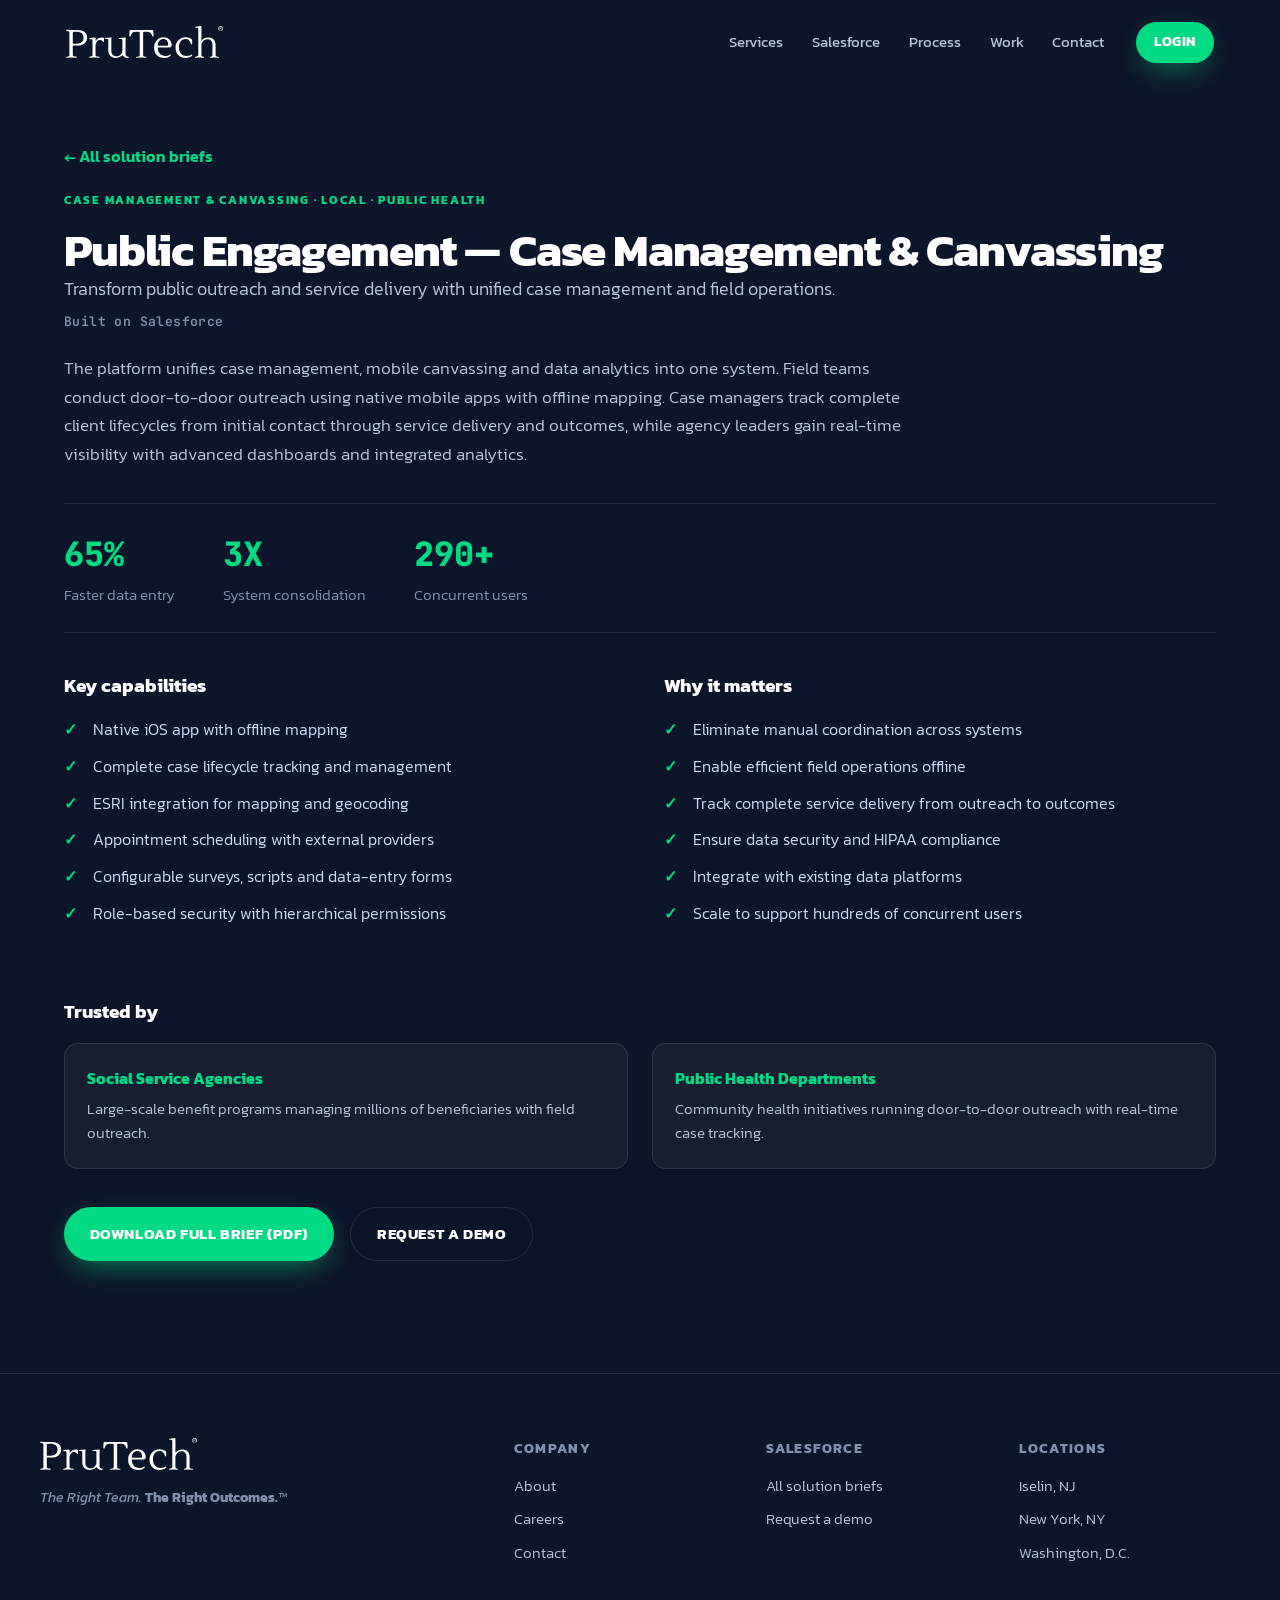
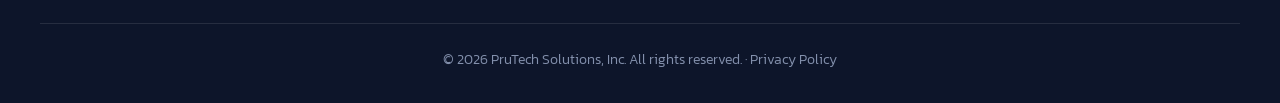
<file: sf-projects/public-engagement.html>
<!DOCTYPE html>
<html lang="en">
<head>
  <meta charset="UTF-8" />
  <meta name="viewport" content="width=device-width, initial-scale=1.0" />
  <title>Public Engagement — Case Management & Canvassing — PruTech Salesforce</title>
  <meta name="description" content="Transform public outreach and service delivery with unified case management and field operations." />
  <link rel="preconnect" href="https://fonts.googleapis.com" />
  <link rel="preconnect" href="https://fonts.gstatic.com" crossorigin />
  <link href="https://fonts.googleapis.com/css2?family=Kanit:ital,wght@0,300;0,400;0,500;0,600;0,700;1,400&family=JetBrains+Mono:wght@400;500;700&display=swap" rel="stylesheet" />
  <link rel="stylesheet" href="../css/styles.css" />
  <link rel="stylesheet" href="../css/brand.css" />
</head>
<body>
  <header class="nav scrolled" id="nav">
    <div class="nav__inner">
      <a href="../prutech-it-solutions.html" class="nav__logo nav__logo--img"><img src="../img/prutech-logo-white.svg" alt="PruTech IT Solutions" /></a>
      <nav class="nav__links">
        <a href="../prutech-it-solutions.html#services">Services</a>
        <a href="../salesforce.html">Salesforce</a>
        <a href="../prutech-it-solutions.html#process">Process</a>
        <a href="../prutech-it-solutions.html#work">Work</a>
        <a href="../prutech-it-solutions.html#contact">Contact</a>
      </nav>
      <a href="../login.html" class="btn btn--sm">Login</a>
      <button class="nav__burger" id="burger" aria-label="Menu"><span></span><span></span><span></span></button>
    </div>
  </header>

  <section class="section" style="padding-top:9rem;">
    <a class="brief-back" href="../salesforce.html">&larr; All solution briefs</a>
    <p class="kicker">Case Management & Canvassing &middot; Local · Public Health</p>
    <h1 class="h2">Public Engagement — Case Management & Canvassing</h1>
    <p class="work__intro" style="margin:0 0 .6rem;">Transform public outreach and service delivery with unified case management and field operations.</p>
    <p class="brief-built">Built on Salesforce</p>
    <p class="brief-overview">The platform unifies case management, mobile canvassing and data analytics into one system. Field teams conduct door-to-door outreach using native mobile apps with offline mapping. Case managers track complete client lifecycles from initial contact through service delivery and outcomes, while agency leaders gain real-time visibility with advanced dashboards and integrated analytics.</p>

    <div class="brief-stats">
        <div class="brief-stat"><b>65%</b><span>Faster data entry</span></div>
        <div class="brief-stat"><b>3X</b><span>System consolidation</span></div>
        <div class="brief-stat"><b>290+</b><span>Concurrent users</span></div>
    </div>

    <div class="brief-grid2">
      <div>
        <h3>Key capabilities</h3>
        <ul class="ticks">
          <li>Native iOS app with offline mapping</li>
          <li>Complete case lifecycle tracking and management</li>
          <li>ESRI integration for mapping and geocoding</li>
          <li>Appointment scheduling with external providers</li>
          <li>Configurable surveys, scripts and data-entry forms</li>
          <li>Role-based security with hierarchical permissions</li>
        </ul>
      </div>
      <div>
        <h3>Why it matters</h3>
        <ul class="ticks">
          <li>Eliminate manual coordination across systems</li>
          <li>Enable efficient field operations offline</li>
          <li>Track complete service delivery from outreach to outcomes</li>
          <li>Ensure data security and HIPAA compliance</li>
          <li>Integrate with existing data platforms</li>
          <li>Scale to support hundreds of concurrent users</li>
        </ul>
      </div>
    </div>

    <h3 style="margin-bottom:1rem;">Trusted by</h3>
    <div class="brief-trust">
        <div class="brief-trust__item"><strong>Social Service Agencies</strong><p>Large-scale benefit programs managing millions of beneficiaries with field outreach.</p></div>
        <div class="brief-trust__item"><strong>Public Health Departments</strong><p>Community health initiatives running door-to-door outreach with real-time case tracking.</p></div>
    </div>

    <div class="brief-cta">
      <a class="btn" href="../SF%20Projects%20Data/PruTech_SolutionBrief_PublicEngagementUnit.pdf" target="_blank" rel="noopener">Download full brief (PDF)</a>
      <a class="btn btn--ghost" href="../prutech-it-solutions.html#contact">Request a demo</a>
    </div>
  </section>

  <footer class="footer">
    <div class="footer__cols">
      <div class="footer__brand">
        <img class="footer__logo" src="../img/prutech-logo-white.svg" alt="PruTech IT Solutions" />
        <p class="tagline"><em>The Right Team.</em> <strong>The Right Outcomes.</strong>&trade;</p>
      </div>
      <div><h4>Company</h4><a href="#">About</a><a href="#">Careers</a><a href="../prutech-it-solutions.html#contact">Contact</a></div>
      <div><h4>Salesforce</h4><a href="../salesforce.html">All solution briefs</a><a href="../prutech-it-solutions.html#contact">Request a demo</a></div>
      <div><h4>Locations</h4><a href="#">Iselin, NJ</a><a href="#">New York, NY</a><a href="#">Washington, D.C.</a></div>
    </div>
    <div class="footer__bottom">&copy; 2026 PruTech Solutions, Inc. All rights reserved. &middot; Privacy Policy</div>
  </footer>
  <script src="../js/brand-main.js"></script>
</body>
</html>
</file>
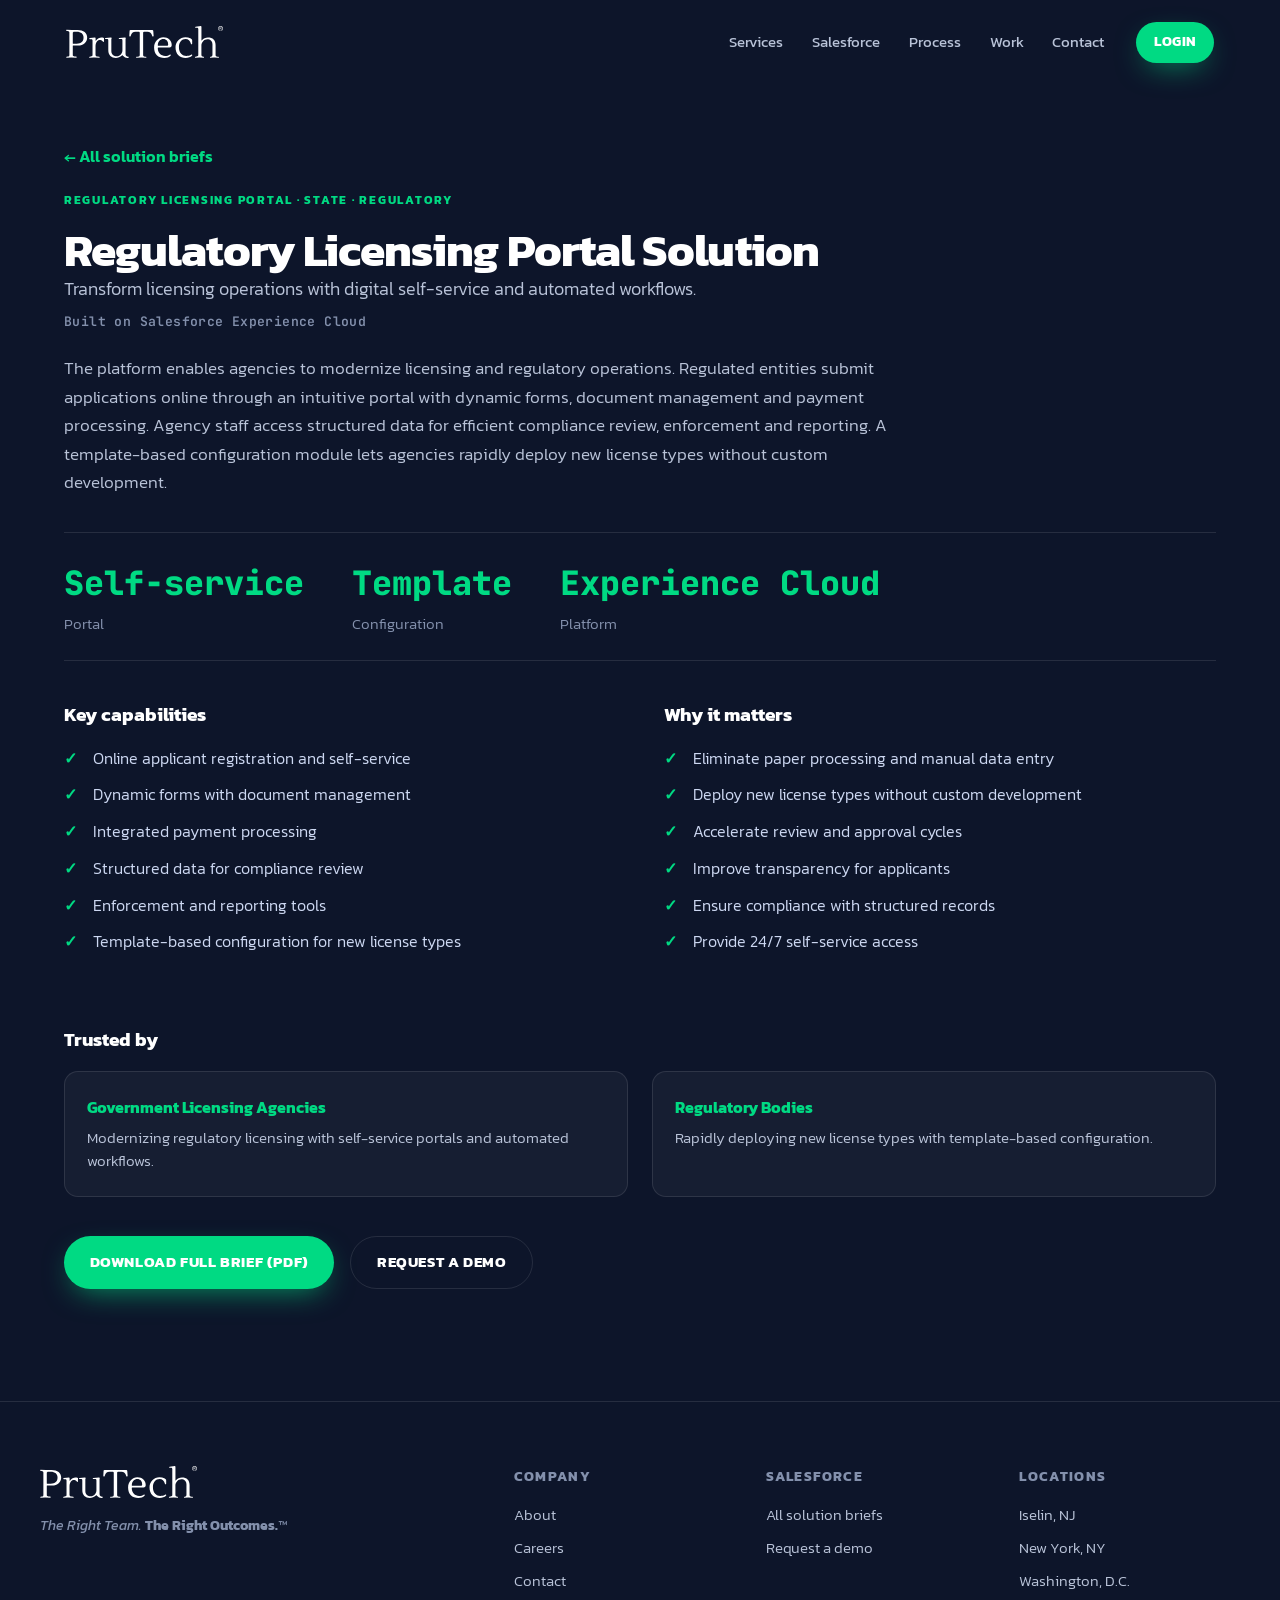
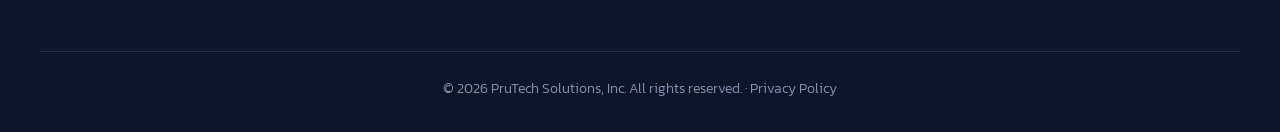
<file: sf-projects/regulatory-licensing.html>
<!DOCTYPE html>
<html lang="en">
<head>
  <meta charset="UTF-8" />
  <meta name="viewport" content="width=device-width, initial-scale=1.0" />
  <title>Regulatory Licensing Portal Solution — PruTech Salesforce</title>
  <meta name="description" content="Transform licensing operations with digital self-service and automated workflows." />
  <link rel="preconnect" href="https://fonts.googleapis.com" />
  <link rel="preconnect" href="https://fonts.gstatic.com" crossorigin />
  <link href="https://fonts.googleapis.com/css2?family=Kanit:ital,wght@0,300;0,400;0,500;0,600;0,700;1,400&family=JetBrains+Mono:wght@400;500;700&display=swap" rel="stylesheet" />
  <link rel="stylesheet" href="../css/styles.css" />
  <link rel="stylesheet" href="../css/brand.css" />
</head>
<body>
  <header class="nav scrolled" id="nav">
    <div class="nav__inner">
      <a href="../prutech-it-solutions.html" class="nav__logo nav__logo--img"><img src="../img/prutech-logo-white.svg" alt="PruTech IT Solutions" /></a>
      <nav class="nav__links">
        <a href="../prutech-it-solutions.html#services">Services</a>
        <a href="../salesforce.html">Salesforce</a>
        <a href="../prutech-it-solutions.html#process">Process</a>
        <a href="../prutech-it-solutions.html#work">Work</a>
        <a href="../prutech-it-solutions.html#contact">Contact</a>
      </nav>
      <a href="../login.html" class="btn btn--sm">Login</a>
      <button class="nav__burger" id="burger" aria-label="Menu"><span></span><span></span><span></span></button>
    </div>
  </header>

  <section class="section" style="padding-top:9rem;">
    <a class="brief-back" href="../salesforce.html">&larr; All solution briefs</a>
    <p class="kicker">Regulatory Licensing Portal &middot; State · Regulatory</p>
    <h1 class="h2">Regulatory Licensing Portal Solution</h1>
    <p class="work__intro" style="margin:0 0 .6rem;">Transform licensing operations with digital self-service and automated workflows.</p>
    <p class="brief-built">Built on Salesforce Experience Cloud</p>
    <p class="brief-overview">The platform enables agencies to modernize licensing and regulatory operations. Regulated entities submit applications online through an intuitive portal with dynamic forms, document management and payment processing. Agency staff access structured data for efficient compliance review, enforcement and reporting. A template-based configuration module lets agencies rapidly deploy new license types without custom development.</p>

    <div class="brief-stats">
        <div class="brief-stat"><b>Self-service</b><span>Portal</span></div>
        <div class="brief-stat"><b>Template</b><span>Configuration</span></div>
        <div class="brief-stat"><b>Experience Cloud</b><span>Platform</span></div>
    </div>

    <div class="brief-grid2">
      <div>
        <h3>Key capabilities</h3>
        <ul class="ticks">
          <li>Online applicant registration and self-service</li>
          <li>Dynamic forms with document management</li>
          <li>Integrated payment processing</li>
          <li>Structured data for compliance review</li>
          <li>Enforcement and reporting tools</li>
          <li>Template-based configuration for new license types</li>
        </ul>
      </div>
      <div>
        <h3>Why it matters</h3>
        <ul class="ticks">
          <li>Eliminate paper processing and manual data entry</li>
          <li>Deploy new license types without custom development</li>
          <li>Accelerate review and approval cycles</li>
          <li>Improve transparency for applicants</li>
          <li>Ensure compliance with structured records</li>
          <li>Provide 24/7 self-service access</li>
        </ul>
      </div>
    </div>

    <h3 style="margin-bottom:1rem;">Trusted by</h3>
    <div class="brief-trust">
        <div class="brief-trust__item"><strong>Government Licensing Agencies</strong><p>Modernizing regulatory licensing with self-service portals and automated workflows.</p></div>
        <div class="brief-trust__item"><strong>Regulatory Bodies</strong><p>Rapidly deploying new license types with template-based configuration.</p></div>
    </div>

    <div class="brief-cta">
      <a class="btn" href="../SF%20Projects%20Data/PruTech_SolutionBrief_Regulatory-Licensing-Portal.pdf" target="_blank" rel="noopener">Download full brief (PDF)</a>
      <a class="btn btn--ghost" href="../prutech-it-solutions.html#contact">Request a demo</a>
    </div>
  </section>

  <footer class="footer">
    <div class="footer__cols">
      <div class="footer__brand">
        <img class="footer__logo" src="../img/prutech-logo-white.svg" alt="PruTech IT Solutions" />
        <p class="tagline"><em>The Right Team.</em> <strong>The Right Outcomes.</strong>&trade;</p>
      </div>
      <div><h4>Company</h4><a href="#">About</a><a href="#">Careers</a><a href="../prutech-it-solutions.html#contact">Contact</a></div>
      <div><h4>Salesforce</h4><a href="../salesforce.html">All solution briefs</a><a href="../prutech-it-solutions.html#contact">Request a demo</a></div>
      <div><h4>Locations</h4><a href="#">Iselin, NJ</a><a href="#">New York, NY</a><a href="#">Washington, D.C.</a></div>
    </div>
    <div class="footer__bottom">&copy; 2026 PruTech Solutions, Inc. All rights reserved. &middot; Privacy Policy</div>
  </footer>
  <script src="../js/brand-main.js"></script>
</body>
</html>
</file>
<file: css/styles.css>
/* ===== PruTech — Dolby-style theme ===== */
:root{
  --navy-900:#05080f;
  --navy-800:#080d1c;
  --navy-700:#0b1226;
  --navy-600:#13203f;
  --ink:#0a0f1f;
  --white:#ffffff;
  --slate:#9fb0d0;
  --slate-dim:#6b7aa0;
  /* primary accent = green, secondary = blue (matches case-study panel) */
  --orange:#1fd18e;        /* primary accent (green) */
  --orange-2:#34e6a0;      /* lighter green */
  --blue:#1f6feb;
  --blue-2:#3b8dff;
  --green:#1fd18e;
  --green-2:#34e6a0;
  --black:#05080f;
  --accent-rgb:31,209,142; /* green */
  --blue-rgb:31,111,235;
  --line:rgba(255,255,255,.10);
  --card:rgba(255,255,255,.04);
  --radius:18px;
  --max:1200px;
  --font:'Inter',system-ui,-apple-system,Segoe UI,Roboto,sans-serif;
  --mono:'JetBrains Mono',ui-monospace,SFMono-Regular,Menlo,monospace;
}
*{box-sizing:border-box;margin:0;padding:0}
html{scroll-behavior:smooth}
body{
  font-family:var(--font);
  background:var(--navy-900);
  color:var(--white);
  line-height:1.6;
  overflow-x:hidden;
  -webkit-font-smoothing:antialiased;
}
a{color:inherit;text-decoration:none}
img{max-width:100%;display:block}

/* ===== Buttons ===== */
.btn{
  display:inline-flex;align-items:center;gap:.5rem;
  background:var(--orange);color:#fff;font-weight:700;
  padding:.85rem 1.6rem;border-radius:100px;font-size:.95rem;
  transition:transform .25s ease,box-shadow .25s ease,background .25s;
  box-shadow:0 10px 30px -10px rgba(var(--accent-rgb),.7);
}
.btn:hover{transform:translateY(-2px);background:var(--orange-2);box-shadow:0 16px 40px -10px rgba(var(--accent-rgb),.85)}
.btn--ghost{background:transparent;border:1px solid var(--line);box-shadow:none;color:#fff}
.btn--ghost:hover{background:rgba(255,255,255,.06);border-color:rgba(255,255,255,.3)}
.btn--sm{padding:.6rem 1.1rem;font-size:.85rem}
.btn--lg{padding:1.1rem 2.4rem;font-size:1.1rem}

/* ===== NAV ===== */
.nav{
  position:fixed;top:0;left:0;right:0;z-index:100;
  transition:background .4s ease,backdrop-filter .4s,border-color .4s;
  border-bottom:1px solid transparent;
}
.nav.scrolled{
  background:rgba(10,15,31,.8);backdrop-filter:blur(14px);
  border-bottom:1px solid var(--line);
}
.nav__inner{
  max-width:var(--max);margin:0 auto;padding:1.1rem 1.5rem;
  display:flex;align-items:center;gap:2rem;
}
.nav__logo{font-weight:900;font-size:1.45rem;letter-spacing:-.02em}
.nav__logo-mark--accent{color:var(--orange)}
/* image logo (PruTech IT Solutions page) */
.nav__logo--img{display:flex;align-items:center}
.nav__logo--img img{height:30px;width:auto;display:block}
.footer__logo{height:34px;width:auto;display:block}
.nav__links{display:flex;gap:1.8rem;margin-left:auto;font-weight:500;font-size:.95rem}
.nav__links a{color:var(--slate);transition:color .2s}
.nav__links a:hover{color:#fff}
.nav .btn--sm{margin-left:0}
.nav__burger{display:none;flex-direction:column;gap:5px;background:none;border:0;cursor:pointer;margin-left:auto}
.nav__burger span{width:24px;height:2px;background:#fff;border-radius:2px;transition:.3s}

/* ===== HERO ===== */
.hero{
  position:relative;min-height:100vh;display:flex;flex-direction:column;
  justify-content:center;padding:7rem 1.5rem 4rem;
  background:radial-gradient(1100px 560px at 78% -8%,rgba(var(--blue-rgb),.28),transparent 60%),
             radial-gradient(900px 500px at 12% 110%,rgba(var(--accent-rgb),.20),transparent 60%),
             linear-gradient(180deg,var(--navy-800),var(--black));
  overflow:hidden;
}
.hero__canvas{position:absolute;inset:0;width:100%;height:100%;opacity:.55}
.hero__grid{
  position:absolute;inset:0;
  background-image:linear-gradient(var(--line) 1px,transparent 1px),
                   linear-gradient(90deg,var(--line) 1px,transparent 1px);
  background-size:60px 60px;
  mask-image:radial-gradient(circle at 50% 40%,#000 30%,transparent 75%);
  opacity:.5;
}
.hero__glow{
  position:absolute;bottom:-30%;left:50%;transform:translateX(-50%);
  width:900px;height:600px;border-radius:50%;
  background:radial-gradient(circle,rgba(var(--accent-rgb),.25),transparent 65%);
  filter:blur(40px);
}
.hero__content{position:relative;max-width:var(--max);margin:0 auto;width:100%;z-index:2}
.hero__eyebrow{
  color:var(--orange-2);font-weight:600;letter-spacing:.12em;text-transform:uppercase;
  font-size:.8rem;margin-bottom:1.4rem;
}
.hero__title{
  font-size:clamp(2.6rem,6vw,5.2rem);font-weight:900;line-height:1.02;
  letter-spacing:-.03em;margin-bottom:1.4rem;
}
.grad{background:linear-gradient(90deg,var(--green-2),var(--blue-2));-webkit-background-clip:text;background-clip:text;color:transparent}
.hero__sub{color:var(--slate);font-size:clamp(1rem,1.6vw,1.25rem);max-width:560px;margin-bottom:2.2rem}
.hero__cta{display:flex;gap:1rem;flex-wrap:wrap}

/* floating code card */
.hero__code{
  position:absolute;right:6%;top:50%;transform:translateY(-50%) perspective(1200px) rotateY(-14deg) rotateX(6deg);
  width:380px;max-width:38vw;background:rgba(10,15,31,.85);
  border:1px solid var(--line);border-radius:14px;overflow:hidden;
  box-shadow:0 40px 90px -30px rgba(0,0,0,.8);z-index:2;backdrop-filter:blur(6px);
}
.code__bar{display:flex;align-items:center;gap:.5rem;padding:.7rem .9rem;background:rgba(255,255,255,.04);border-bottom:1px solid var(--line)}
.dot{width:11px;height:11px;border-radius:50%}
.dot--r{background:#ff5f57}.dot--y{background:#febc2e}.dot--g{background:#28c840}
.code__file{margin-left:.6rem;font:.75rem var(--mono);color:var(--slate-dim)}
.code__body{padding:1rem 1.1rem;font:.8rem/1.6 var(--mono);min-height:230px;white-space:pre-wrap}
#codeStream{color:#d5e0ff}

.hero__scroll{
  position:absolute;bottom:2rem;left:50%;transform:translateX(-50%);
  color:var(--slate-dim);font-size:.75rem;letter-spacing:.2em;text-transform:uppercase;
  display:flex;flex-direction:column;align-items:center;gap:.6rem;z-index:2;
}
.hero__scroll-line{width:1px;height:40px;background:linear-gradient(var(--orange),transparent);animation:scrolldn 1.8s infinite}
@keyframes scrolldn{0%{transform:scaleY(0);transform-origin:top}50%{transform:scaleY(1);transform-origin:top}51%{transform-origin:bottom}100%{transform:scaleY(0);transform-origin:bottom}}

/* ===== TICKER ===== */
.ticker{border-block:1px solid var(--line);overflow:hidden;background:var(--navy-800);padding:1.2rem 0}
.ticker__track{display:flex;gap:3.5rem;width:max-content;animation:scrollx 30s linear infinite}
.ticker__track span{font-weight:700;font-size:1.1rem;color:var(--slate-dim);white-space:nowrap}
@keyframes scrollx{to{transform:translateX(-50%)}}

/* ===== SECTIONS ===== */
.section{max-width:var(--max);margin:0 auto;padding:7rem 1.5rem}
.section__head{margin-bottom:3rem;max-width:640px}
.kicker{color:var(--orange);font-weight:700;letter-spacing:.14em;text-transform:uppercase;font-size:.78rem;margin-bottom:.9rem}
.kicker--light{color:var(--orange-2)}
.h2{font-size:clamp(1.9rem,3.6vw,3rem);font-weight:800;letter-spacing:-.02em;line-height:1.1}
.h2--light{color:#fff}

/* cards */
.cards{display:grid;grid-template-columns:repeat(3,1fr);gap:1.4rem}
.card{
  background:var(--card);border:1px solid var(--line);border-radius:var(--radius);
  padding:2rem 1.8rem;transition:transform .3s,border-color .3s,background .3s;
}
.card:hover{transform:translateY(-6px);border-color:rgba(var(--accent-rgb),.5);background:rgba(var(--accent-rgb),.06)}
.card__icon{
  width:52px;height:52px;display:grid;place-items:center;border-radius:14px;
  background:linear-gradient(135deg,var(--green),var(--blue));
  font-size:1.4rem;font-weight:800;margin-bottom:1.2rem;color:#fff;
}
.card h3{font-size:1.2rem;margin-bottom:.6rem;font-weight:700}
.card p{color:var(--slate);font-size:.95rem}

/* ===== SHOWCASE ===== */
.showcase{
  background:linear-gradient(180deg,var(--navy-900),var(--navy-800));
  padding:7rem 1.5rem;border-block:1px solid var(--line);
}
.showcase__inner{max-width:var(--max);margin:0 auto;display:grid;grid-template-columns:1fr 1.1fr;gap:4rem;align-items:center}
.showcase__lead{color:var(--slate);margin:1.3rem 0 1.6rem;font-size:1.05rem}
.ticks{list-style:none;margin-bottom:2rem;display:grid;gap:.7rem}
.ticks li{position:relative;padding-left:1.8rem;color:#cdd8f2}
.ticks li::before{content:"✓";position:absolute;left:0;color:var(--orange);font-weight:800}

.showcase__visual{position:relative}
.editor{
  background:#070b18;border:1px solid var(--line);border-radius:14px;overflow:hidden;
  box-shadow:0 40px 100px -30px rgba(0,0,0,.85);
}
.editor__bar{display:flex;align-items:center;gap:.5rem;padding:.8rem 1rem;background:rgba(255,255,255,.03);border-bottom:1px solid var(--line)}
.editor__tabs{margin-left:.7rem;font:.78rem var(--mono);color:var(--slate-dim)}
.editor__tabs b{color:#cdd8f2;font-weight:500}
.editor__body{padding:1.2rem}
.editor__code{font:.82rem/1.7 var(--mono);white-space:pre-wrap;min-height:260px;color:#d5e0ff}
.editor__terminal{margin-top:1rem;border-top:1px solid var(--line);padding-top:.9rem;font:.8rem/1.7 var(--mono);color:#7fe0a0;min-height:60px}
.t-prompt{color:var(--slate-dim)}
.floaty{
  position:absolute;background:rgba(var(--accent-rgb),.14);border:1px solid rgba(var(--accent-rgb),.5);
  color:var(--orange-2);font-weight:700;font-size:.85rem;padding:.5rem 1rem;border-radius:100px;
  backdrop-filter:blur(8px);animation:float 4s ease-in-out infinite;
}
.floaty--1{top:-18px;right:30px}
.floaty--2{bottom:30px;left:-26px;animation-delay:1.5s}
@keyframes float{0%,100%{transform:translateY(0)}50%{transform:translateY(-10px)}}

/* syntax colors */
.k{color:#34e6a0}.s{color:#9fe9c6}.c{color:#5a6a90}.f{color:#8ab4ff}.n{color:#ffd479}

/* ===== PROCESS ===== */
.process{display:grid;grid-template-columns:repeat(3,1fr);gap:1.5rem}
.process__step{padding:2rem 0;border-top:2px solid var(--line)}
.process__step:hover{border-top-color:var(--orange)}
.process__num{font:800 2.6rem var(--mono);color:var(--orange);opacity:.5}
.process__step h3{font-size:1.3rem;margin:.6rem 0;font-weight:700}
.process__step p{color:var(--slate)}

/* ===== METRICS ===== */
.metrics{
  max-width:var(--max);margin:0 auto;padding:0 1.5rem 7rem;
  display:grid;grid-template-columns:repeat(4,1fr);gap:1.5rem;text-align:center;
}
.metric__num{font-size:clamp(2.6rem,5vw,4rem);font-weight:900;background:linear-gradient(90deg,var(--green-2),var(--blue-2));-webkit-background-clip:text;background-clip:text;color:transparent}
.metric__plus{font-size:2rem;font-weight:900;color:var(--green-2)}
.metric p{color:var(--slate);margin-top:.4rem}

/* ===== WORK / SLIDESHOW ===== */
.work{
  background:radial-gradient(800px 420px at 80% 0%,rgba(31,209,142,.14),transparent 60%),var(--black);
  padding:7rem 1.5rem;
}
.work__head{max-width:760px;margin:0 auto 3rem;text-align:center}
.kicker--green{color:var(--green-2)}
.work__intro{color:var(--slate);font-size:1.1rem;margin-top:1.2rem}

.slider{position:relative;max-width:1280px;margin:0 auto}
.slider__track{
  position:relative;height:680px;border-radius:24px;overflow:hidden;
  border:1px solid var(--line);box-shadow:0 40px 100px -40px rgba(0,0,0,.9);
  background:#070b14;
}
.slide{
  position:absolute;inset:0;display:flex;align-items:flex-end;
  padding:3rem;opacity:0;visibility:hidden;
  transition:opacity .8s ease;
}
.slide.active{opacity:1;visibility:visible}
.slide__bg{
  position:absolute;inset:0;background-size:contain;background-position:center;
  background-repeat:no-repeat;background-color:#070b14;transform:scale(1);
}
/* gentle Ken Burns zoom while the slide is showing */
.slide.active .slide__bg{animation:kenburns 7s ease-out both}
@keyframes kenburns{from{transform:scale(1)}to{transform:scale(1.06)}}
/* soft cinematic wash so any image reads well behind the panel */
.slide::before{
  content:"";position:absolute;inset:0;z-index:1;
  background:linear-gradient(115deg,rgba(5,8,15,.55) 0%,rgba(5,8,15,.12) 52%,transparent 100%);
}
.slide::after{
  content:"";position:absolute;left:0;right:0;bottom:0;height:62%;z-index:1;
  background:linear-gradient(0deg,rgba(5,8,15,.78),transparent);
}
/* frosted "mission" caption card — image + text arrive together (gov-contractor style) */
.slide__body{
  position:relative;z-index:2;max-width:620px;
  padding:1.9rem 2.1rem;border-radius:18px;
  background:rgba(8,12,22,.6);backdrop-filter:blur(14px);-webkit-backdrop-filter:blur(14px);
  border:1px solid rgba(255,255,255,.12);border-left:3px solid var(--green-2);
  box-shadow:0 30px 70px -30px rgba(0,0,0,.85);
}
.slide.active .slide__body{animation:rise .7s .15s both}
@keyframes rise{from{opacity:0;transform:translateY(26px)}to{opacity:1;transform:none}}
.slide__cat{
  display:inline-block;font:700 .72rem/1 var(--mono);letter-spacing:.16em;text-transform:uppercase;
  color:var(--green-2);border:1px solid rgba(31,209,142,.5);background:rgba(31,209,142,.1);
  padding:.45rem .8rem;border-radius:100px;margin-bottom:1.1rem;
}
.slide__title{font-size:clamp(1.6rem,3.4vw,2.4rem);font-weight:800;letter-spacing:-.02em;margin-bottom:.7rem;color:#fff}
.slide__desc{color:#d3deef;font-size:1.02rem;line-height:1.55;margin-bottom:1.4rem}
.slide__link{
  display:inline-flex;align-items:center;gap:.5rem;font-weight:700;color:var(--green-2);
  border-bottom:2px solid transparent;transition:border-color .2s,gap .2s;
}
.slide__link:hover{border-color:var(--green-2);gap:.8rem}

.slider__arrow{
  position:absolute;top:50%;transform:translateY(-50%);z-index:5;
  width:54px;height:54px;border-radius:50%;cursor:pointer;display:grid;place-items:center;
  color:#fff;background:rgba(5,8,15,.55);border:1px solid var(--line);
  backdrop-filter:blur(8px);opacity:0;pointer-events:none;
  transition:opacity .25s,background .25s,border-color .25s,transform .25s;
}
/* arrows reveal only when hovering the slideshow */
.slider:hover .slider__arrow,.slider__arrow:focus-visible{opacity:1;pointer-events:auto}
.slider__arrow:hover{background:var(--blue);border-color:var(--blue-2);transform:translateY(-50%) scale(1.08)}
.slider__arrow--prev{left:-22px}
.slider__arrow--next{right:-22px}

.slider__dots{display:flex;justify-content:center;gap:.6rem;margin-top:1.6rem}
.slider__dots button{
  width:10px;height:10px;border-radius:50%;border:0;cursor:pointer;padding:0;
  background:rgba(255,255,255,.25);transition:background .25s,width .25s;
}
.slider__dots button.active{background:var(--green-2);width:26px;border-radius:6px}

/* HUD: counter + progress + play, pinned bottom-right inside slide */
.slider__hud{
  position:absolute;left:3rem;right:3rem;bottom:2rem;z-index:4;
  display:flex;align-items:center;gap:1.1rem;pointer-events:none;
}
.slider__count{font:700 .95rem var(--mono);color:#fff;letter-spacing:.05em;white-space:nowrap}
.slider__count i{color:var(--slate);font-style:normal;font-size:.8rem}
.slider__progress{flex:1;height:3px;background:rgba(255,255,255,.18);border-radius:3px;overflow:hidden}
.slider__progress span{display:block;height:100%;width:0;border-radius:3px;background:linear-gradient(90deg,var(--green-2),var(--blue-2))}
.slider__progress span.run{width:100%;transition:width linear}
.slider__play{
  pointer-events:auto;width:34px;height:34px;border-radius:50%;cursor:pointer;
  background:rgba(255,255,255,.1);border:1px solid var(--line);color:#fff;font-size:.7rem;
  display:grid;place-items:center;transition:background .2s,border-color .2s;
}
.slider__play:hover{background:var(--green);border-color:var(--green-2);color:#04130c}

/* thumbnail strip */
.thumbs{
  display:flex;gap:.7rem;justify-content:center;flex-wrap:wrap;
  max-width:1100px;margin:1.4rem auto 0;
}
.thumb{
  width:78px;height:48px;border-radius:9px;overflow:hidden;cursor:pointer;
  border:2px solid transparent;opacity:.5;transition:opacity .25s,border-color .25s,transform .25s;
  background-size:cover;background-position:center;flex:0 0 auto;
}
.thumb:hover{opacity:.9;transform:translateY(-2px)}
.thumb.active{opacity:1;border-color:var(--green-2)}

@media(max-width:640px){
  .slider__track{height:440px}
  .slide{padding:1.8rem}
  .slider__arrow--prev{left:8px}
  .slider__arrow--next{right:8px}
}

/* ===== CTA ===== */
.cta{text-align:center;padding:8rem 1.5rem;background:linear-gradient(180deg,var(--navy-800),var(--navy-900))}
.cta__title{font-size:clamp(2rem,4.5vw,3.4rem);font-weight:900;letter-spacing:-.02em;margin-bottom:1rem}
.cta__sub{color:var(--slate);font-size:1.15rem;margin-bottom:2.2rem}

/* ===== FOOTER ===== */
.footer{background:var(--navy-900);border-top:1px solid var(--line);padding:4rem 1.5rem 2rem}
.footer__cols{max-width:var(--max);margin:0 auto;display:grid;grid-template-columns:2fr 1fr 1fr 1fr;gap:2rem}
.footer__brand p{color:var(--slate-dim);margin-top:1rem;font-size:.9rem}
.footer h4{font-size:.85rem;text-transform:uppercase;letter-spacing:.1em;color:var(--slate-dim);margin-bottom:1rem}
.footer a{display:block;color:var(--slate);font-size:.92rem;margin-bottom:.6rem;transition:color .2s}
.footer a:hover{color:var(--orange-2)}
.footer__bottom{max-width:var(--max);margin:3rem auto 0;padding-top:1.6rem;border-top:1px solid var(--line);color:var(--slate-dim);font-size:.85rem;text-align:center}

/* ===== REVEAL ===== */
.reveal{opacity:0;transform:translateY(30px);transition:opacity .7s ease,transform .7s ease}
.reveal.in{opacity:1;transform:none}

/* ===== RESPONSIVE ===== */
@media(max-width:980px){
  .cards,.process{grid-template-columns:1fr 1fr}
  .showcase__inner{grid-template-columns:1fr;gap:2.5rem}
  .metrics{grid-template-columns:1fr 1fr;gap:2.5rem}
  .hero__code{position:relative;right:auto;top:auto;transform:none;margin-top:3rem;width:100%;max-width:480px}
  .footer__cols{grid-template-columns:1fr 1fr}
}
@media(max-width:640px){
  .nav__links,.nav .btn--sm{display:none}
  .nav__burger{display:flex}
  .nav__links.open{display:flex;position:absolute;top:100%;left:0;right:0;flex-direction:column;background:var(--navy-800);padding:1.5rem;border-bottom:1px solid var(--line)}
  .cards,.process,.metrics,.footer__cols{grid-template-columns:1fr}
  .hero{padding-top:6rem}
}
@media(prefers-reduced-motion:reduce){*{animation:none!important;transition:none!important}.reveal{opacity:1;transform:none}}
</file>
<file: css/intro.css>
/* ============================================================
   PruTech brand intro
   Full-bleed logo reveal shown before the site on every load.
   Freezes on the final frame, then dissolves away.
   ============================================================ */

:root{ --pt-intro-bg:#0b0b13; }   /* matches the video's own background exactly */

/* already played this session -> never render, no flash */
html.pt-intro-seen .pt-intro{ display:none !important; }

html.pt-intro-active,
html.pt-intro-active body{ overflow:hidden; }

.pt-intro{
  position:fixed; inset:0; z-index:99999;
  background:var(--pt-intro-bg);
  display:grid; place-items:center;
  overflow:hidden;
  will-change:opacity,transform,filter;
}

.pt-intro__video{
  width:100%; height:100%;
  object-fit:cover;              /* full-bleed — no letterbox, no video "frame" */
  display:block;
  background:var(--pt-intro-bg);
  opacity:0;                     /* held back until the first frame is decoded */
  transition:opacity .3s ease;
  pointer-events:none;
}
.pt-intro__video.is-on{ opacity:1; }

/* portrait screens: contain, so the wordmark never gets cropped */
@media (max-aspect-ratio:1/1){
  .pt-intro__video{ object-fit:contain; }
}

/* ---- skip ---- */
.pt-intro__skip{
  position:absolute; right:clamp(14px,3vw,34px); bottom:clamp(14px,3vw,30px);
  font:inherit; font-size:.72rem; font-weight:600;
  letter-spacing:.16em; text-transform:uppercase;
  color:rgba(255,255,255,.38); background:none; border:0; cursor:pointer;
  padding:.5rem .25rem;
  opacity:0; transition:opacity .4s ease, color .2s ease;
}
.pt-intro__skip.is-on{ opacity:1; }
.pt-intro__skip:hover,
.pt-intro__skip:focus-visible{ color:#00DA83; outline:none; }

/* ---- dissolve into the site ---- */
.pt-intro.is-out{
  opacity:0;
  transform:scale(1.07);
  filter:blur(8px);
  pointer-events:none;
  transition:opacity .9s cubic-bezier(.6,0,.35,1),
             transform 1.25s cubic-bezier(.6,0,.35,1),
             filter .9s ease;
}

@media (prefers-reduced-motion:reduce){
  .pt-intro{ display:none; }
}
</file>
<file: css/auth.css>
/* ===== PruTech — auth + dashboard (uses vars from styles.css) ===== */

/* shared background */
.auth-body{min-height:100vh;display:flex;flex-direction:column;
  background:radial-gradient(1000px 600px at 80% -10%,rgba(var(--blue-rgb),.30),transparent 60%),
             radial-gradient(800px 500px at 10% 110%,rgba(var(--accent-rgb),.22),transparent 60%),
             linear-gradient(180deg,var(--navy-800),var(--black));}
.auth-bg{position:fixed;inset:0;z-index:0;pointer-events:none}
.auth-bg canvas{width:100%;height:100%;opacity:.6}

.auth-top{position:relative;z-index:2;display:flex;align-items:center;justify-content:space-between;
  max-width:1100px;width:100%;margin:0 auto;padding:1.6rem 1.5rem}
.auth-back{color:var(--slate);font-weight:600;font-size:.92rem;transition:color .2s}
.auth-back:hover{color:var(--green-2)}

/* ===== CHOOSER ===== */
.chooser{position:relative;z-index:2;max-width:1100px;margin:0 auto;padding:2rem 1.5rem 5rem;width:100%;flex:1}
.chooser__head{text-align:center;max-width:680px;margin:1rem auto 3rem}
.chooser__title{font-size:clamp(2rem,4.5vw,3.2rem);font-weight:900;letter-spacing:-.02em;line-height:1.08;margin:.6rem 0}
.chooser__sub{color:var(--slate);font-size:1.1rem}

.portal-cards{display:grid;grid-template-columns:repeat(3,1fr);gap:1.5rem}
.portal-cards--2{grid-template-columns:repeat(2,1fr);max-width:760px;margin:0 auto}
.portal{
  position:relative;display:flex;flex-direction:column;align-items:flex-start;text-align:left;
  background:rgba(255,255,255,.04);border:1px solid var(--line);border-radius:20px;
  padding:2.2rem 1.9rem;cursor:pointer;overflow:hidden;font-family:inherit;color:#fff;
  transition:transform .3s,border-color .3s,background .3s,box-shadow .3s;
}
.portal h3{color:#fff}
.portal::after{content:"";position:absolute;inset:0;border-radius:20px;padding:1px;
  background:linear-gradient(135deg,var(--green),var(--blue));opacity:0;transition:opacity .3s;
  -webkit-mask:linear-gradient(#000 0 0) content-box,linear-gradient(#000 0 0);
  -webkit-mask-composite:xor;mask-composite:exclude;pointer-events:none}
.portal:hover{transform:translateY(-8px);background:rgba(var(--accent-rgb),.06);box-shadow:0 30px 70px -30px rgba(0,0,0,.8)}
.portal:hover::after{opacity:1}
.portal__icon{width:62px;height:62px;border-radius:16px;display:grid;place-items:center;color:#04130c;
  background:linear-gradient(135deg,var(--green),var(--blue));margin-bottom:1.4rem}
.portal h3{font-size:1.35rem;font-weight:800;margin-bottom:.5rem}
.portal p{color:var(--slate);font-size:.95rem;margin-bottom:1.4rem}
.portal__cta{margin-top:auto;font-weight:700;color:var(--green-2)}
.portal__badge{position:absolute;top:1.2rem;right:1.2rem;font:700 .65rem var(--mono);letter-spacing:.1em;
  text-transform:uppercase;color:var(--slate);background:rgba(255,255,255,.06);border:1px solid var(--line);
  padding:.3rem .6rem;border-radius:100px}
.portal__badge--live{color:#04130c;background:var(--green-2);border-color:transparent}
.portal--soon{opacity:.78}
.portal--soon .portal__icon{background:rgba(255,255,255,.08);color:var(--slate)}
.portal--soon .portal__cta{color:var(--slate-dim)}
.chooser__note{text-align:center;margin-top:1.8rem;color:var(--green-2);font-weight:600;min-height:1.4em;opacity:0}
.chooser__note.show{animation:rise .4s both}

/* ===== LOGIN ===== */
.login-wrap{position:relative;z-index:2;flex:1;display:grid;place-items:center;padding:2rem 1.5rem 4rem;width:100%}
.login-card{
  width:100%;max-width:430px;background:rgba(8,13,28,.72);backdrop-filter:blur(16px);
  border:1px solid var(--line);border-radius:24px;padding:2.6rem 2.4rem;
  box-shadow:0 40px 100px -40px rgba(0,0,0,.9);text-align:center;
}
.login-card__badge{width:60px;height:60px;border-radius:50%;display:grid;place-items:center;margin:0 auto 1.2rem;
  color:#04130c;background:linear-gradient(135deg,var(--green),var(--blue))}
.login-card__title{font-size:1.7rem;font-weight:800;margin-bottom:.4rem}
.login-card__sub{color:var(--slate);font-size:.95rem;margin-bottom:2rem}
.field{display:block;text-align:left;margin-bottom:1.2rem}
.field>span{display:block;font-size:.82rem;font-weight:600;color:var(--slate);margin-bottom:.5rem}
.field input{width:100%;background:rgba(255,255,255,.05);border:1px solid var(--line);border-radius:12px;
  padding:.9rem 1rem;color:#fff;font-size:1rem;font-family:inherit;transition:border-color .2s,background .2s}
.field input:focus{outline:none;border-color:var(--green-2);background:rgba(var(--accent-rgb),.08)}
.field__pw{position:relative;display:block}
.field__eye{position:absolute;right:.6rem;top:50%;transform:translateY(-50%);background:none;border:0;
  cursor:pointer;font-size:1.1rem;opacity:.7}
.field__eye:hover{opacity:1}
.login-error{background:rgba(255,77,79,.12);border:1px solid rgba(255,77,79,.5);color:#ff8d8e;
  border-radius:10px;padding:.7rem .9rem;font-size:.88rem;margin-bottom:1rem;text-align:left}
.login-submit{width:100%;justify-content:center;margin-top:.4rem}
.login-submit:disabled{opacity:.7;cursor:default}
.login-card__foot{color:var(--slate-dim);font-size:.82rem;margin-top:1.4rem}
.shake{animation:shake .4s}
@keyframes shake{0%,100%{transform:translateX(0)}20%,60%{transform:translateX(-8px)}40%,80%{transform:translateX(8px)}}

/* ===== DASHBOARD ===== */
.dash-body{background:var(--black)}
#dashboard{display:grid;grid-template-columns:260px 1fr;min-height:100vh}
.side{position:sticky;top:0;height:100vh;display:flex;flex-direction:column;gap:.4rem;
  background:linear-gradient(180deg,var(--navy-800),var(--black));border-right:1px solid var(--line);padding:1.6rem 1.1rem}
.side__logo{font-size:1.4rem;font-weight:900;padding:.4rem .6rem 1.4rem}
.side__nav{display:flex;flex-direction:column;gap:.25rem;flex:1}
.side__link{display:flex;align-items:center;gap:.8rem;padding:.75rem .9rem;border-radius:12px;
  color:var(--slate);font-weight:600;font-size:.95rem;transition:background .2s,color .2s}
.side__ico{width:20px;text-align:center}
.side__link:hover{background:rgba(255,255,255,.05);color:#fff}
.side__link.active{background:linear-gradient(135deg,rgba(var(--accent-rgb),.2),rgba(var(--blue-rgb),.2));
  color:#fff;border:1px solid rgba(var(--accent-rgb),.4)}
.side__logout{margin-top:auto;background:rgba(255,255,255,.05);border:1px solid var(--line);color:var(--slate);
  border-radius:12px;padding:.8rem;font-weight:700;cursor:pointer;font-family:inherit;transition:background .2s,color .2s}
.side__logout:hover{background:rgba(255,77,79,.14);color:#ff8d8e;border-color:rgba(255,77,79,.4)}

.dash{padding:2rem 2.4rem;max-width:1200px}
.dash__top{display:flex;align-items:center;justify-content:space-between;margin-bottom:2rem;flex-wrap:wrap;gap:1rem}
.dash__hello{color:var(--slate);font-size:.9rem}
.dash__name{font-size:clamp(1.5rem,3vw,2.1rem);font-weight:800}
.dash__top-right{display:flex;align-items:center;gap:1rem}
.dash__clock{font:600 .9rem var(--mono);color:var(--slate);background:rgba(255,255,255,.04);
  border:1px solid var(--line);padding:.5rem .9rem;border-radius:100px}
.dash__avatar{width:44px;height:44px;border-radius:50%;display:grid;place-items:center;font-weight:800;color:#04130c;
  background:linear-gradient(135deg,var(--green),var(--blue))}

.stat-grid{display:grid;grid-template-columns:repeat(4,1fr);gap:1.2rem;margin-bottom:1.6rem}
.stat{background:rgba(255,255,255,.04);border:1px solid var(--line);border-radius:18px;padding:1.4rem 1.5rem;
  display:flex;flex-direction:column;gap:.5rem;transition:border-color .25s,transform .25s}
.stat:hover{border-color:rgba(var(--accent-rgb),.45);transform:translateY(-4px)}
.stat__label{color:var(--slate);font-size:.85rem}
.stat__value{font-size:2rem;font-weight:900;line-height:1}
.stat__value i{font-size:1rem;font-weight:600;color:var(--slate-dim);font-style:normal}
.stat__hint{font-size:.82rem;color:var(--slate-dim)}
.stat__hint--green{color:var(--green-2)}
.stat__hint--blue{color:var(--blue-2)}
.stat__bar{height:6px;border-radius:6px;background:rgba(255,255,255,.1);overflow:hidden}
.stat__bar span{display:block;height:100%;border-radius:6px;background:linear-gradient(90deg,var(--green-2),var(--blue-2))}

.dash__cols{display:grid;grid-template-columns:1.2fr 1fr;gap:1.4rem}
.dash__col{display:flex;flex-direction:column;gap:1.4rem}
.panel{background:rgba(255,255,255,.04);border:1px solid var(--line);border-radius:18px;padding:1.5rem 1.6rem}
.panel--accent{background:linear-gradient(135deg,rgba(var(--accent-rgb),.10),rgba(var(--blue-rgb),.10));border-color:rgba(var(--accent-rgb),.3)}
.panel__head{display:flex;align-items:center;justify-content:space-between;margin-bottom:1.2rem}
.panel__head h2{font-size:1.15rem;font-weight:800}
.panel__more{color:var(--green-2);font-weight:600;font-size:.88rem}
.panel__count{font:700 .72rem var(--mono);color:var(--green-2);background:rgba(var(--accent-rgb),.12);
  border:1px solid rgba(var(--accent-rgb),.4);padding:.3rem .6rem;border-radius:100px}

.proj{list-style:none;display:flex;flex-direction:column;gap:1rem}
.proj li{display:flex;align-items:center;gap:.9rem}
.proj__dot{width:10px;height:10px;border-radius:50%;flex:0 0 auto}
.proj__dot--green{background:var(--green-2)}
.proj__dot--blue{background:var(--blue-2)}
.proj li div{flex:1}
.proj b{display:block;font-weight:600;font-size:.95rem}
.proj small{color:var(--slate-dim);font-size:.8rem}
.proj__prog{font:700 .85rem var(--mono);color:var(--green-2)}

.todo{list-style:none;display:flex;flex-direction:column}
.todo li{display:flex;align-items:center;justify-content:space-between;padding:.7rem 0;border-top:1px solid var(--line)}
.todo li:first-child{border-top:0}
.todo label{display:flex;align-items:center;gap:.7rem;cursor:pointer;color:#dbe4f7;font-size:.93rem}
.todo input{accent-color:var(--green);width:17px;height:17px}
.todo input:checked + span{color:var(--slate-dim);text-decoration:line-through}
.todo em{color:var(--slate-dim);font-size:.8rem;font-style:normal;font-family:var(--mono)}

.qa{display:grid;grid-template-columns:1fr 1fr;gap:.8rem}
.qa__btn{background:rgba(255,255,255,.06);border:1px solid var(--line);color:#fff;border-radius:12px;
  padding:.9rem;font-weight:600;font-size:.9rem;cursor:pointer;font-family:inherit;text-align:left;transition:background .2s,border-color .2s,transform .2s}
.qa__btn:hover{background:rgba(var(--accent-rgb),.12);border-color:rgba(var(--accent-rgb),.45);transform:translateY(-2px)}

.ann{list-style:none;display:flex;flex-direction:column;gap:1rem}
.ann li{display:flex;gap:.9rem;align-items:flex-start}
.ann__tag{flex:0 0 auto;font:700 .68rem var(--mono);letter-spacing:.06em;color:var(--slate);
  background:rgba(255,255,255,.06);border:1px solid var(--line);padding:.25rem .55rem;border-radius:8px;margin-top:.1rem}
.ann__tag--blue{color:var(--blue-2);border-color:rgba(var(--blue-rgb),.4)}
.ann__tag--green{color:var(--green-2);border-color:rgba(var(--accent-rgb),.4)}
.ann b{display:block;font-weight:600;font-size:.93rem}
.ann small{color:var(--slate-dim);font-size:.82rem}

.dash__foot{margin-top:2.5rem;padding-top:1.4rem;border-top:1px solid var(--line);color:var(--slate-dim);font-size:.82rem;text-align:center}

/* ===== RESPONSIVE ===== */
@media(max-width:900px){
  .portal-cards{grid-template-columns:1fr;max-width:460px;margin:0 auto}
  .stat-grid{grid-template-columns:1fr 1fr}
  .dash__cols{grid-template-columns:1fr}
  #dashboard{grid-template-columns:1fr}
  .side{position:static;height:auto;flex-direction:row;flex-wrap:wrap;align-items:center;gap:.4rem}
  .side__logo{padding:.4rem .6rem}
  .side__nav{flex-direction:row;flex-wrap:wrap;flex:1 1 100%;order:3}
  .side__logout{margin:0}
}
@media(max-width:560px){
  .stat-grid,.qa{grid-template-columns:1fr}
  .dash{padding:1.4rem 1.1rem}
}
@media(prefers-reduced-motion:reduce){*{animation:none!important;transition:none!important}}


/* demo notice — makes it plain these credentials are not a secret */
.login-card__demo{
  margin:1.1rem 0 .3rem;
  padding:.6rem .75rem;
  border:1px dashed rgba(0,218,131,.4);
  border-radius:8px;
  background:rgba(0,218,131,.07);
  color:var(--slate,#b9c3d8);
  font-size:.8rem;
  line-height:1.45;
  text-align:center;
}
.login-card__demo b{ color:var(--brand-green,#00DA83); font-weight:700; letter-spacing:.02em; }
</file>
<file: css/brand.css>
/* =====================================================================
   PruTech IT Solutions — Brand Guideline overrides
   "The Right Team. The Right Outcomes."™
   Loaded AFTER styles.css; only the PruTech IT Solutions page links it,
   so index.html and the shared theme stay untouched.
   ===================================================================== */

:root{
  /* --- Official brand palette --- */
  --brand-dark-blue:#0D152A;
  --secondary-blue:#19264F;
  --brand-purple:#3B4AA1;
  --brand-green:#00DA83;
  --dark-gray:#A9A9A9;
  --light-gray:#EEF2F6;

  /* --- Map the theme tokens onto brand colors --- */
  --navy-900:#0D152A;
  --navy-800:#0f1830;
  --navy-700:#19264F;
  --navy-600:#22305c;
  --ink:#0D152A;
  --black:#0D152A;
  --slate:#b9c3d8;
  --slate-dim:#8390ac;

  /* primary accent = brand green; gradients run purple -> teal */
  --orange:#00DA83;
  --orange-2:#1ff2a0;
  --green:#00DA83;
  --green-2:#1ff2a0;
  --blue:#3B4AA1;          /* brand purple */
  --blue-2:#00DA83;        /* brand green (teal end of gradient) */
  --accent-rgb:0,218,131;
  --blue-rgb:59,74,161;

  /* Kanit per brand typography spec */
  --font:'Kanit',-apple-system,BlinkMacSystemFont,'Segoe UI',Roboto,sans-serif;
}

/* ---- Typography hierarchy: Kanit Bold headlines, Light body ---- */
body{font-weight:300;}                              /* Kanit Light body copy */
h1,h2,h3,h4,.h2,.hero__title,.cta__title{font-weight:700;}  /* Kanit Bold headlines */
.hero__title{font-weight:700;}
.nav__links{font-weight:400;}
.card p,.showcase__lead,.hero__sub,.work__intro,.process__step p{font-weight:300;}

/* ---- Buttons: brand spec — green, Kanit Bold, UPPERCASE ---- */
.btn{font-family:var(--font);font-weight:700;text-transform:uppercase;letter-spacing:.04em;}
.btn--ghost{text-transform:uppercase;}

/* ---- Logo: maintain >= 25px clear space, never recolor/stretch ---- */
.nav__inner{padding:1.35rem 1.6rem;}
.nav__logo--img{padding:4px 0;}
.nav__logo--img img,.footer__logo{height:32px;width:auto;}

/* ---- Tagline lockup: "The Right Team" italic, "The Right Outcomes" bold ---- */
.tagline em{font-style:italic;font-weight:400;}
.tagline strong{font-weight:700;}

/* ---- Brand green accents on key UI ---- */
.kicker,.kicker--green,.hero__eyebrow{color:var(--brand-green);}
.card__icon{color:var(--brand-green);}

/* =====================================================================
   SERVICE CARD MEDIA — static illustration, animates on hover
   ===================================================================== */
.cards .card{position:relative;overflow:hidden;min-height:260px;}
.card > h3,.card > p{position:relative;z-index:2;}
/* dark-theme card: animated illustration fills the background, revealed on hover */
.card__media{position:absolute;inset:0;width:100%;height:100%;margin:0;border-radius:inherit;z-index:0;
  opacity:0;transition:opacity .45s ease;pointer-events:none;}
.card:hover .card__media{opacity:1;}
.card__media .cm{width:100%;height:100%;display:block;}
/* keep the card's own dark background; drop the SVG's solid backdrop */
.card__media svg rect:first-of-type{display:none;}
/* subtle darken so the white text stays readable over the animation */
.card::after{content:"";position:absolute;inset:0;z-index:1;pointer-events:none;opacity:0;transition:opacity .45s ease;
  background:linear-gradient(180deg,rgba(5,8,15,.2) 0%,rgba(5,8,15,.55) 100%);}
.card:hover::after{opacity:1;}
.cards .card:hover{border-color:rgba(0,218,131,.35);}

/* Software Engineering — code types in */
.card--eng-m .el{transform-box:fill-box;transform-origin:left center;}
.card--eng:hover .el{animation:engType .55s both;}
.card--eng:hover .e2{animation-delay:.12s;}
.card--eng:hover .e3{animation-delay:.24s;}
.card--eng:hover .e4{animation-delay:.36s;}
@keyframes engType{from{transform:scaleX(0);}to{transform:scaleX(1);}}

/* Infrastructure — data packets travel from the cloud to servers */
.card--infra-m .pkt{opacity:0;}
.card--infra:hover .p1{animation:pkt1 1.3s linear infinite;}
.card--infra:hover .p2{animation:pkt2 1.3s linear .25s infinite;}
.card--infra:hover .p3{animation:pkt3 1.3s linear .5s infinite;}
@keyframes pkt1{0%{transform:translate(150px,46px);opacity:0;}15%{opacity:1;}85%{opacity:1;}100%{transform:translate(70px,96px);opacity:0;}}
@keyframes pkt2{0%{transform:translate(150px,46px);opacity:0;}15%{opacity:1;}85%{opacity:1;}100%{transform:translate(150px,96px);opacity:0;}}
@keyframes pkt3{0%{transform:translate(150px,46px);opacity:0;}15%{opacity:1;}85%{opacity:1;}100%{transform:translate(230px,96px);opacity:0;}}

/* Data & Analytics — bars grow + trend line draws */
.card--data-m .bar{transform-box:fill-box;transform-origin:bottom;}
.card--data:hover .bar{animation:barGrow .6s both;}
.card--data:hover .b2{animation-delay:.08s;}
.card--data:hover .b3{animation-delay:.16s;}
.card--data:hover .b4{animation-delay:.24s;}
.card--data:hover .b5{animation-delay:.32s;}
@keyframes barGrow{from{transform:scaleY(0);}to{transform:scaleY(1);}}
.card--data-m .trend{stroke-dasharray:320;stroke-dashoffset:0;}
.card--data:hover .trend{animation:lineDraw 1s .25s both;}
@keyframes lineDraw{from{stroke-dashoffset:320;}to{stroke-dashoffset:0;}}

/* Information Security — scan sweep + checkmark draw */
.card--sec-m .check{stroke-dasharray:80;stroke-dashoffset:0;}
.card--sec:hover .check{animation:secDraw .55s .25s both;}
@keyframes secDraw{from{stroke-dashoffset:80;}to{stroke-dashoffset:0;}}
.card--sec-m .scan{opacity:0;}
.card--sec:hover .scan{opacity:1;animation:secScan 1.6s linear infinite;}
@keyframes secScan{0%{transform:translateY(0);}100%{transform:translateY(84px);}}

/* AI — neural network pulses */
.card--ai-m .nd{transform-box:fill-box;transform-origin:center;}
.card--ai:hover .nd{animation:aiPulse 1.3s ease-in-out infinite;}
.card--ai:hover .nd:nth-of-type(2){animation-delay:.12s;}
.card--ai:hover .nd:nth-of-type(3){animation-delay:.24s;}
.card--ai:hover .nd:nth-of-type(4){animation-delay:.36s;}
.card--ai:hover .nd:nth-of-type(5){animation-delay:.18s;}
.card--ai:hover .nd:nth-of-type(6){animation-delay:.30s;}
.card--ai:hover .nd:nth-of-type(7){animation-delay:.42s;}
@keyframes aiPulse{0%,100%{transform:scale(1);opacity:.65;}50%{transform:scale(1.5);opacity:1;}}
.card--ai-m .ai-edges{opacity:.4;}
.card--ai:hover .ai-edges{animation:aiGlow 1.3s ease-in-out infinite;}
@keyframes aiGlow{0%,100%{opacity:.3;}50%{opacity:.9;}}

/* Consulting — gears turn */
.card--consult-m .gear{transform-box:fill-box;transform-origin:center;}
.card--consult:hover .g-a{animation:spin 3s linear infinite;}
.card--consult:hover .g-b{animation:spin 2.2s linear infinite reverse;}
@keyframes spin{to{transform:rotate(360deg);}}

@media(prefers-reduced-motion:reduce){
  .card__media *{animation:none !important;}
}

/* ---- Careers: realistic waving American flag (canvas) ---- */
.flag-canvas{
  display:block;width:min(460px,94%);height:auto;aspect-ratio:19/10;
  filter:drop-shadow(0 22px 42px rgba(0,0,0,.55));border-radius:2px;
}
.hero__canvas{z-index:1;opacity:.9;}       /* hero particles restored */
.hero__content{z-index:3;}                 /* headline sits on top */

/* ---- National Reach: US map with glowing pins ---- */
.reach{position:relative;overflow:hidden;padding:5.5rem 1.5rem;
  background:linear-gradient(180deg,var(--black),var(--navy-800));}
.reach__head{max-width:var(--max);margin:0 auto 2.4rem;text-align:center;}
.reach__head h2{font-size:clamp(2rem,4.4vw,3.2rem);font-weight:700;color:#fff;
  line-height:1.05;letter-spacing:-.02em;margin:.6rem 0 1rem;}
.reach__sub{color:var(--slate);max-width:62ch;margin:0 auto;}
.reach__legend{display:flex;justify-content:center;flex-wrap:wrap;gap:1.6rem;margin-top:1.6rem;}
.reach__legend span{display:inline-flex;align-items:center;gap:.5rem;
  font:600 .82rem var(--font);color:var(--slate);letter-spacing:.02em;}
.reach__legend .dot{width:11px;height:11px;border-radius:50%;display:inline-block;}
.dot--federal{background:#3b6ad1;box-shadow:0 0 8px rgba(59,106,209,.9);}
.dot--state{background:#eef3fb;box-shadow:0 0 8px rgba(238,243,251,.7);}
.dot--local{background:#00da83;box-shadow:0 0 8px rgba(0,218,131,.9);}
.reach__map{max-width:960px;margin:0 auto;}
#reachMap{width:100%;height:auto;display:block;}
.reach-state{fill:rgba(59,90,150,.10);stroke:rgba(120,150,210,.35);stroke-width:.7;
  transition:fill .3s;}
.reach-state:hover{fill:rgba(59,106,209,.22);}
.reach-pin{transform-box:fill-box;transform-origin:center;
  animation:reachPulse 2.6s ease-out infinite;}
.reach-pin.lvl-federal{fill:#3b6ad1;}
.reach-pin.lvl-state{fill:#eef3fb;}
.reach-pin.lvl-local{fill:#00da83;}
.reach-ring{fill:none;stroke-width:1.5;transform-box:fill-box;transform-origin:center;
  animation:reachRing 2.6s ease-out infinite;}
.reach-ring.lvl-federal{stroke:#3b6ad1;}
.reach-ring.lvl-state{stroke:#cdd8ee;}
.reach-ring.lvl-local{stroke:#00da83;}
@keyframes reachPulse{0%,100%{opacity:.55;transform:scale(.82);}50%{opacity:1;transform:scale(1);}}
@keyframes reachRing{0%{opacity:.7;transform:scale(.4);}100%{opacity:0;transform:scale(2.8);}}
@media(prefers-reduced-motion:reduce){.reach-pin,.reach-ring{animation:none;}}
.reach--failed .reach__map{display:none;}

/* ---- Salesforce page hero (image background + text on top) ---- */
.sf-hero{
  position:relative;min-height:80vh;display:flex;align-items:center;overflow:hidden;
  padding:10rem 1.5rem 5rem;
  background-image:
    linear-gradient(90deg,rgba(13,21,42,0) 28%,rgba(13,21,42,.45) 58%,rgba(13,21,42,.85) 100%),
    url('../img/salesforce-hero.jpg');
  background-size:cover, cover;
  background-position:center, left center;
  background-repeat:no-repeat, no-repeat;
  background-color:#7ec6f5;
}
.sf-hero__inner{position:relative;z-index:2;max-width:var(--max);margin:0 auto;width:100%;
  display:flex;flex-direction:column;align-items:flex-end;text-align:right;}
.sf-hero h1{font-size:clamp(2.2rem,5vw,4rem);font-weight:700;color:#fff;letter-spacing:-.02em;margin:.7rem 0 1.1rem;line-height:1.05;}
.sf-hero__lead{max-width:560px;color:#eaf1fb;font-size:clamp(1rem,1.5vw,1.2rem);}
.sf-hero .btn{margin-top:1.9rem;}
@media(max-width:760px){
  .sf-hero{background-image:linear-gradient(180deg,rgba(13,21,42,.4),rgba(13,21,42,.85)),url('../img/salesforce-hero.jpg');}
  .sf-hero__inner{align-items:flex-start;text-align:left;}
}

/* =====================================================================
   SOLUTION BRIEFS — richer cards + AI summary banner + detail pages
   ===================================================================== */
.ai-banner{
  position:relative;max-width:var(--max);margin:0 auto 2.6rem;padding:1.6rem 1.8rem;
  display:flex;align-items:center;gap:1.6rem;flex-wrap:wrap;
  background:linear-gradient(110deg,rgba(0,218,131,.10),rgba(59,74,161,.14));
  border:1px solid var(--line);border-radius:18px;overflow:hidden;
}
.ai-banner__viz{flex:0 0 220px;height:90px;}
.ai-banner__txt{flex:1;min-width:240px;}
.ai-banner__txt p{color:var(--slate);font-size:1rem;margin:0;}
.ai-banner__txt b{color:#fff;}
/* AI viz animation */
.aiv-node{transform-box:fill-box;transform-origin:center;animation:aivPulse 1.8s ease-in-out infinite;}
.aiv-node:nth-of-type(2){animation-delay:.2s}.aiv-node:nth-of-type(3){animation-delay:.4s}
.aiv-node:nth-of-type(4){animation-delay:.6s}.aiv-node:nth-of-type(5){animation-delay:.8s}
.aiv-node:nth-of-type(6){animation-delay:.5s}.aiv-node:nth-of-type(7){animation-delay:.3s}
@keyframes aivPulse{0%,100%{transform:scale(1);opacity:.6}50%{transform:scale(1.45);opacity:1}}
.aiv-edges{animation:aivGlow 1.8s ease-in-out infinite}
@keyframes aivGlow{0%,100%{opacity:.3}50%{opacity:.85}}
.aiv-bar{transform-box:fill-box;transform-origin:bottom;animation:aivBar 1.8s ease-in-out infinite}
.aiv-bar:nth-of-type(2){animation-delay:.25s}.aiv-bar:nth-of-type(3){animation-delay:.5s}
@keyframes aivBar{0%,100%{transform:scaleY(.5)}50%{transform:scaleY(1)}}

.briefs{display:grid;grid-template-columns:repeat(auto-fit,minmax(300px,1fr));gap:1.5rem;max-width:var(--max);margin:0 auto;}
.brief{position:relative;background:var(--card);border:1px solid var(--line);border-radius:16px;padding:1.6rem;display:flex;flex-direction:column;
  transition:transform .25s,border-color .25s,box-shadow .25s;}
.brief:hover{transform:translateY(-4px);border-color:rgba(0,218,131,.4);box-shadow:0 24px 50px -28px rgba(0,0,0,.85);}
.brief__top{display:flex;justify-content:space-between;align-items:center;gap:.6rem;margin-bottom:1rem;}
.brief__badge{font:700 .6rem/1 var(--mono);letter-spacing:.12em;text-transform:uppercase;color:var(--brand-green);
  border:1px solid rgba(0,218,131,.45);background:rgba(0,218,131,.1);padding:.4rem .65rem;border-radius:100px;white-space:nowrap;}
.brief__plat{font:600 .68rem var(--mono);color:var(--slate-dim);white-space:nowrap;}
.brief h3{font-size:1.12rem;margin-bottom:.5rem;color:#fff;font-weight:700;}
.brief__tag{color:var(--slate);font-size:.94rem;line-height:1.5;margin-bottom:1.1rem;flex:1;}
.brief__stats{display:flex;gap:1.3rem;margin-bottom:1.15rem;}
.brief__stats div b{display:block;color:var(--brand-green);font-weight:800;font-size:1.1rem;font-family:var(--mono);}
.brief__stats div span{font-size:.68rem;color:var(--slate-dim);}
.brief__link{color:var(--brand-green);font-weight:700;display:inline-flex;gap:.4rem;align-items:center;}
.brief:hover .brief__link{gap:.7rem;}

/* ---- Brief detail page ---- */
.brief-back{display:inline-block;color:var(--brand-green);font-weight:600;margin-bottom:1.3rem;}
.brief-built{font:600 .82rem var(--mono);color:var(--slate-dim);letter-spacing:.03em;margin:.2rem 0 1.5rem;}
.brief-overview{max-width:840px;color:var(--slate);font-size:1.08rem;line-height:1.65;margin-bottom:2.2rem;}
.brief-stats{display:flex;gap:3rem;flex-wrap:wrap;margin:0 0 2.4rem;padding:1.5rem 0;border-top:1px solid var(--line);border-bottom:1px solid var(--line);}
.brief-stat b{display:block;font-size:2.1rem;font-weight:800;color:var(--brand-green);font-family:var(--mono);}
.brief-stat span{color:var(--slate-dim);font-size:.92rem;}
.brief-grid2{display:grid;grid-template-columns:1fr 1fr;gap:3rem;margin-bottom:2.4rem;}
.brief-grid2 h3{margin-bottom:1rem;color:#fff;}
.brief-trust{display:grid;grid-template-columns:1fr 1fr;gap:1.5rem;margin-bottom:2.4rem;}
.brief-trust__item{background:var(--card);border:1px solid var(--line);border-radius:14px;padding:1.4rem;}
.brief-trust__item strong{color:var(--brand-green);display:block;margin-bottom:.4rem;}
.brief-trust__item p{color:var(--slate);font-size:.92rem;}
.brief-cta{display:flex;gap:1rem;flex-wrap:wrap;}
@media(max-width:760px){.brief-grid2,.brief-trust{grid-template-columns:1fr;gap:1.6rem;}}

/* ---- Briefs shown one-after-another (alternating rows) ---- */
.briefs-list{max-width:var(--max);margin:0 auto;}
.brief-row{display:grid;grid-template-columns:.92fr 1.08fr;gap:3.2rem;align-items:center;padding:3.6rem 0;border-top:1px solid var(--line);}
.briefs-list .brief-row:last-child{border-bottom:1px solid var(--line);}
.brief-row__visual{position:relative;min-height:236px;border-radius:18px;overflow:hidden;display:flex;flex-direction:column;justify-content:space-between;
  padding:1.7rem 1.9rem;background:linear-gradient(135deg,rgba(0,218,131,.16),rgba(59,74,161,.20));border:1px solid var(--line);}
.brief-row__vtop{display:flex;justify-content:space-between;align-items:flex-start;}
.brief-row__num{font:800 2.6rem/1 var(--mono);color:rgba(255,255,255,.22);}
.brief-row__plat{font:600 .68rem var(--mono);color:var(--brand-green);border:1px solid rgba(0,218,131,.4);background:rgba(0,218,131,.08);padding:.35rem .6rem;border-radius:100px;white-space:nowrap;}
.brief-row__big b{display:block;font:800 clamp(2.4rem,4vw,3.4rem)/1 var(--mono);color:#fff;}
.brief-row__big span{color:var(--slate);font-size:.95rem;}
.brief-row__cat{display:inline-block;font:700 .66rem/1 var(--mono);letter-spacing:.14em;text-transform:uppercase;color:var(--brand-green);margin-bottom:.8rem;}
.brief-row h3{font-size:clamp(1.4rem,2.4vw,2rem);font-weight:700;color:#fff;margin-bottom:.8rem;}
.brief-row__sum{color:var(--slate);font-size:1.05rem;line-height:1.6;margin-bottom:1.3rem;max-width:48ch;}
.brief-row__mini{display:flex;gap:2.2rem;margin-bottom:1.5rem;}
.brief-row__mini div b{display:block;color:var(--brand-green);font-weight:800;font-family:var(--mono);font-size:1.1rem;}
.brief-row__mini div span{font-size:.72rem;color:var(--slate-dim);}
.brief-row__links{display:flex;gap:1.6rem;align-items:center;flex-wrap:wrap;}
.brief-row__cta{display:inline-flex;align-items:center;gap:.5rem;font-weight:700;color:var(--brand-green);transition:gap .2s;}
.brief-row__cta:hover{gap:.85rem;}
.brief-row__pdf{color:var(--slate);font-size:.9rem;border-bottom:1px solid transparent;transition:color .2s,border-color .2s;}
.brief-row__pdf:hover{color:#fff;border-color:var(--slate);}
.briefs-list .brief-row:nth-child(even) .brief-row__visual{order:2;}

/* ---- Briefs as a continuous auto-scrolling strip (like the tech ticker) ---- */
.brief-marquee{position:relative;overflow:hidden;padding:.6rem 0;
  width:100vw;margin-left:calc(50% - 50vw);          /* full-bleed across the viewport */
  -webkit-mask-image:linear-gradient(90deg,transparent,#000 4%,#000 96%,transparent);
  mask-image:linear-gradient(90deg,transparent,#000 4%,#000 96%,transparent);}
.brief-marquee__track{display:flex;gap:1.4rem;width:max-content;animation:briefScroll 60s linear infinite;}
.brief-marquee:hover .brief-marquee__track{animation-play-state:paused;}
@keyframes briefScroll{from{transform:translateX(0);}to{transform:translateX(-50%);}}
/* GDIT-style: no boxes, just dividing lines */
.brief-marquee .brief{flex:0 0 330px;width:330px;
  background:none;border:0;border-left:1px solid var(--line);border-radius:0;box-shadow:none;padding:.3rem 2rem;}
.brief-marquee .brief:hover{transform:none;box-shadow:none;border-left-color:rgba(0,218,131,.65);}
.brief-marquee .brief__top{border-bottom:1px solid var(--line);padding-bottom:.85rem;margin-bottom:1.1rem;}
.brief-marquee .brief h3{transition:color .2s;}
.brief-marquee .brief:hover h3{color:var(--brand-green);}
@media(prefers-reduced-motion:reduce){.brief-marquee__track{animation:none;}.brief-marquee{overflow-x:auto;}}
/* when the filtered set fits on screen, stop scrolling and center so items are clickable */
.brief-marquee.is-static .brief-marquee__track{animation:none;justify-content:center;width:100%;}
.brief-marquee.is-static .brief[aria-hidden="true"]{display:none !important;}

/* GDIT-style press row item */
.brief-marquee .press{flex:0 0 320px;width:320px;padding:.2rem 2rem;border-left:1px solid var(--line);display:flex;flex-direction:column;}
.press__top{display:flex;justify-content:space-between;align-items:center;gap:1rem;padding-bottom:.85rem;border-bottom:1px solid var(--line);margin-bottom:1.05rem;}
.press__src{font-weight:800;color:#fff;font-size:1rem;letter-spacing:-.01em;transition:color .2s;white-space:nowrap;}
.press__date{font:600 .76rem var(--mono);color:var(--slate-dim);white-space:nowrap;}
.press__title{color:var(--slate);font-size:1.04rem;line-height:1.45;font-weight:500;transition:color .2s;}
.press:hover .press__title,.press:hover .press__src{color:var(--brand-green);}

/* ---- Salesforce code showcase: angled 3D editor ---- */
.showcase .editor{
  transform:perspective(1500px) rotateY(-22deg) rotateX(7deg) rotate(2deg);
  transform-style:preserve-3d;
  box-shadow:0 55px 95px -40px rgba(0,0,0,.9);
}
/* keep the code a fixed size so the box never resizes while typing */
.showcase .editor__code{min-height:230px;}
@media(max-width:820px){
  .showcase .editor{transform:perspective(1500px) rotateY(-10deg) rotateX(4deg);}
}

/* ---- Agentforce screen ---- */
.agentforce{position:relative;overflow:hidden;padding:6rem 1.5rem;
  background:radial-gradient(900px 540px at 78% 30%,rgba(0,218,131,.14),transparent 60%),
             radial-gradient(700px 500px at 15% 80%,rgba(59,74,161,.22),transparent 60%),
             linear-gradient(180deg,var(--navy-800),var(--brand-dark-blue));}
.agentforce__inner{max-width:var(--max);margin:0 auto;display:grid;grid-template-columns:1.05fr .95fr;gap:3rem;align-items:center;}
.agentforce__text .ticks{margin-bottom:1.8rem;}
.agent-stage{position:relative;min-height:380px;display:flex;align-items:center;justify-content:center;}
.agent-bot{width:min(440px,86%);filter:drop-shadow(0 26px 40px rgba(0,0,0,.55)) drop-shadow(0 0 28px rgba(0,218,131,.25));
  animation:agentFloat 5.5s ease-in-out infinite;}
@keyframes agentFloat{0%,100%{transform:translateY(-10px) rotate(-2deg);}50%{transform:translateY(16px) rotate(2deg);}}
/* glow halo behind the agent */
.agent-stage::before{content:"";position:absolute;width:330px;height:330px;border-radius:50%;
  background:radial-gradient(circle,rgba(0,218,131,.28),transparent 65%);filter:blur(14px);animation:agentPulse 5.5s ease-in-out infinite;}
@keyframes agentPulse{0%,100%{transform:scale(.92);opacity:.6;}50%{transform:scale(1.08);opacity:1;}}
/* orbiting sparkles */
.spark{position:absolute;border-radius:50%;background:var(--brand-green);box-shadow:0 0 10px rgba(0,218,131,.9);}
.spark.s1{width:10px;height:10px;top:14%;left:20%;animation:twinkle 2.4s ease-in-out infinite;}
.spark.s2{width:7px;height:7px;top:24%;right:16%;animation:twinkle 2.4s ease-in-out .5s infinite;}
.spark.s3{width:13px;height:13px;bottom:20%;left:14%;animation:twinkle 3s ease-in-out .9s infinite;background:#7CF2C4;}
.spark.s4{width:6px;height:6px;bottom:26%;right:22%;animation:twinkle 2s ease-in-out .3s infinite;}
.spark.s5{width:9px;height:9px;top:48%;right:6%;animation:twinkle 2.8s ease-in-out 1.1s infinite;background:#3B8DFF;}
.spark.s6{width:8px;height:8px;top:8%;right:38%;animation:twinkle 2.6s ease-in-out .7s infinite;}
@keyframes twinkle{0%,100%{transform:scale(.5);opacity:.2;}50%{transform:scale(1.2);opacity:1;}}
@media(max-width:820px){.agentforce__inner{grid-template-columns:1fr;}.agent-stage{order:-1;min-height:300px;}}
@media(prefers-reduced-motion:reduce){.agent-bot,.agent-stage::before,.spark{animation:none;}}

/* ---- CI/CD pipeline screen ---- */
.cicd{position:relative;overflow:hidden;padding:6rem 1.5rem;text-align:center;
  background:radial-gradient(900px 560px at 50% 26%,rgba(0,218,131,.12),transparent 60%),
             linear-gradient(180deg,var(--brand-dark-blue),var(--navy-800));}
.cicd__head{max-width:760px;margin:0 auto 2.4rem;}
.cicd-grid{display:grid;grid-template-columns:.7fr minmax(0,980px) .7fr;gap:1.6rem;align-items:center;max-width:1500px;margin:0 auto;}
.cicd-side{display:flex;flex-direction:column;gap:1.8rem;}
.cicd-side--l{align-items:flex-end;text-align:right;}
.cicd-side--r{align-items:flex-start;text-align:left;}
.cicd-feat{max-width:230px;animation:agentFloat 7s ease-in-out infinite;}
.cicd-side .cicd-feat:nth-child(2){animation-delay:-3.5s;}
.cicd-feat b{display:block;color:var(--brand-green);font-size:1.12rem;font-weight:700;margin-bottom:.25rem;}
.cicd-feat span{color:var(--slate);font-size:.92rem;line-height:1.45;}
.cicd-stage{position:relative;display:flex;align-items:center;justify-content:center;min-height:600px;}
.cicd-stage::before{content:"";position:absolute;width:620px;height:380px;border-radius:50%;
  background:radial-gradient(circle,rgba(59,141,255,.18),transparent 65%);filter:blur(34px);
  animation:agentPulse 6s ease-in-out infinite;}
.loop-svg{position:relative;width:100%;max-width:1000px;overflow:visible;}
.loop-flow{animation:loopFlow 3s linear infinite;}
@keyframes loopFlow{to{stroke-dashoffset:-192;}}
.loop-dot{filter:drop-shadow(0 0 8px rgba(0,218,131,.9));}
.loop-stage text{font-family:var(--mono);font-weight:700;font-size:13px;letter-spacing:.06em;fill:#cfe0ff;}
@media(max-width:900px){
  .cicd-grid{grid-template-columns:1fr;}
  .cicd-side{flex-direction:row;flex-wrap:wrap;justify-content:center;gap:1.4rem;}
  .cicd-side--l,.cicd-side--r{align-items:center;text-align:center;}
}
@media(prefers-reduced-motion:reduce){.loop-flow,.cicd-stage::before,.cicd-feat{animation:none;}}

/* ---- Careers banner (homepage) ---- */
.careers{position:relative;overflow:hidden;padding:5.5rem 1.5rem;background:linear-gradient(180deg,var(--navy-800),var(--black));}
.careers__inner{max-width:var(--max);margin:0 auto;display:grid;grid-template-columns:1fr 1fr;gap:3rem;align-items:center;}
.careers h2{font-size:clamp(2rem,4.4vw,3.4rem);font-weight:700;color:#fff;line-height:1.04;letter-spacing:-.02em;margin:.6rem 0 1.4rem;}
.careers__sub{font-weight:700;color:#fff;font-size:1.2rem;margin-bottom:.45rem;}
.careers__txt{color:var(--slate);max-width:42ch;margin-bottom:1.9rem;}
.careers__visual{position:relative;height:380px;display:grid;place-items:center;}
/* radar */
.radar{position:relative;width:288px;height:288px;border-radius:50%;z-index:2;
  border:1px solid rgba(0,218,131,.35);background:radial-gradient(circle,rgba(0,218,131,.06),transparent 70%);}
.radar::before,.radar::after{content:"";position:absolute;background:rgba(0,218,131,.22);}
.radar::before{left:50%;top:0;bottom:0;width:1px;transform:translateX(-.5px);}
.radar::after{top:50%;left:0;right:0;height:1px;transform:translateY(-.5px);}
.radar__ring{position:absolute;border-radius:50%;border:1px solid rgba(0,218,131,.2);}
.radar__ring--1{inset:22%;}
.radar__ring--2{inset:42%;}
.radar__sweep{position:absolute;inset:0;border-radius:50%;
  background:conic-gradient(from 0deg,rgba(0,218,131,.5),rgba(0,218,131,.04) 36%,transparent 50%);
  animation:radarSpin 4s linear infinite;}
@keyframes radarSpin{to{transform:rotate(360deg);}}
.radar__ping{position:absolute;inset:42%;border-radius:50%;border:1px solid rgba(0,218,131,.6);animation:radarPing 3.2s ease-out infinite;}
@keyframes radarPing{0%{transform:scale(.3);opacity:.9;}100%{transform:scale(2.6);opacity:0;}}
.radar__blip{position:absolute;width:9px;height:9px;border-radius:50%;background:#00da83;
  box-shadow:0 0 10px rgba(0,218,131,.95);transform:translate(-50%,-50%);animation:blipFade 4s ease-in-out infinite;}
@keyframes blipFade{0%,100%{opacity:.12;transform:translate(-50%,-50%) scale(.7);}50%{opacity:1;transform:translate(-50%,-50%) scale(1);}}
.careers__hud{position:absolute;left:1.3rem;bottom:1.1rem;z-index:3;display:flex;flex-direction:column;gap:.45rem;
  font:600 .72rem var(--mono);color:var(--slate);letter-spacing:.08em;text-transform:uppercase;}
.careers__hud i{display:inline-block;width:8px;height:8px;border-radius:50%;background:#00da83;box-shadow:0 0 8px #00da83;margin-right:.5rem;animation:blipFade 2s ease-in-out infinite;}
@media(max-width:820px){.careers__inner{grid-template-columns:1fr;}.careers__visual{height:300px;order:-1;}}
@media(prefers-reduced-motion:reduce){.radar__sweep,.radar__ping,.radar__blip,.careers__hud i{animation:none;}}

/* ---- Contact section (homepage) ---- */
.contact{position:relative;overflow:hidden;padding:6.5rem 1.5rem;
  background:radial-gradient(800px 480px at 80% 10%,rgba(0,218,131,.10),transparent 60%),
             linear-gradient(180deg,var(--navy-900),var(--navy-800));}
.contact__inner{max-width:var(--max);margin:0 auto;display:grid;grid-template-columns:1.1fr .9fr;gap:3.2rem;align-items:center;}
.contact__lead .cta__title{text-align:left;margin:.5rem 0 0;}
.contact__sub{color:var(--slate);font-size:1.08rem;line-height:1.6;margin:1.1rem 0 1.6rem;max-width:52ch;}
.contact__points{list-style:none;display:flex;flex-direction:column;gap:.75rem;}
.contact__points li{position:relative;padding-left:1.7rem;color:#d3deef;}
.contact__points li::before{content:"✓";position:absolute;left:0;color:var(--brand-green);font-weight:800;}
.contact__card{background:var(--card);border:1px solid var(--line);border-radius:20px;padding:2rem;
  box-shadow:0 30px 70px -34px rgba(0,0,0,.85);}
.contact__card h3{color:#fff;margin-bottom:1.3rem;font-size:1.2rem;}
.contact__row{display:flex;justify-content:space-between;gap:1rem;padding:.85rem 0;border-bottom:1px solid var(--line);}
.contact__row span{color:var(--slate-dim);font:600 .74rem var(--mono);text-transform:uppercase;letter-spacing:.09em;white-space:nowrap;}
.contact__row b{color:#fff;font-weight:600;text-align:right;}
a.contact__row{transition:color .2s;}
a.contact__row:hover b{color:var(--brand-green);}
.contact__card .btn{margin-top:1.5rem;width:100%;justify-content:center;}
.contact__note{color:var(--slate-dim);font-size:.85rem;margin-top:.95rem;text-align:center;}
@media(max-width:820px){.contact__inner{grid-template-columns:1fr;gap:2.2rem;}.contact__lead .cta__title{text-align:left;}}

/* ---- Homepage video showcase (animated background) ---- */
.videoshow{position:relative;overflow:hidden;padding:6rem 1.5rem;display:flex;justify-content:center;align-items:center;
  background:linear-gradient(180deg,var(--black),var(--navy-800));}
.videoshow__blob{position:absolute;border-radius:50%;filter:blur(70px);opacity:.45;z-index:1;pointer-events:none;}
.vb1{width:380px;height:380px;background:rgba(0,218,131,.5);top:-60px;left:8%;animation:vfloat 11s ease-in-out infinite;}
.vb2{width:440px;height:440px;background:rgba(59,141,255,.38);bottom:-90px;right:6%;animation:vfloat 13s ease-in-out infinite reverse;}
.vb3{width:300px;height:300px;background:rgba(59,74,161,.5);top:28%;right:32%;animation:vfloat2 16s ease-in-out infinite;}
@keyframes vfloat{0%,100%{transform:translate(0,0) scale(1);}50%{transform:translate(40px,-30px) scale(1.12);}}
@keyframes vfloat2{0%,100%{transform:translate(0,0);}50%{transform:translate(-50px,40px);}}
.videoshow__grid{position:absolute;inset:0;z-index:1;opacity:.4;pointer-events:none;
  background-image:linear-gradient(var(--line) 1px,transparent 1px),linear-gradient(90deg,var(--line) 1px,transparent 1px);
  background-size:54px 54px;mask-image:radial-gradient(circle at 50% 50%,#000 35%,transparent 75%);
  -webkit-mask-image:radial-gradient(circle at 50% 50%,#000 35%,transparent 75%);}
.videoshow__frame{position:relative;z-index:2;border-radius:28px;overflow:hidden;border:1px solid rgba(255,255,255,.14);
  box-shadow:0 40px 110px -30px rgba(0,0,0,.9),0 0 70px rgba(0,218,131,.22);}
.videoshow__video{display:block;height:min(660px,80vh);width:auto;max-width:100%;}
@media(max-width:560px){.videoshow__video{height:auto;width:100%;}}
@media(prefers-reduced-motion:reduce){.videoshow__blob{animation:none;}}

/* ---- Project popup (modal) ---- */
.modal[hidden]{display:none;}
.modal{position:fixed;inset:0;z-index:200;display:flex;align-items:center;justify-content:center;padding:1.5rem;}
.modal__backdrop{position:absolute;inset:0;background:rgba(5,8,15,.72);backdrop-filter:blur(4px);}
.modal__panel{position:relative;z-index:1;max-width:760px;width:100%;max-height:88vh;overflow:auto;
  background:var(--navy-800);border:1px solid var(--line);border-radius:20px;padding:2.4rem;
  box-shadow:0 40px 100px -30px rgba(0,0,0,.9);animation:modalIn .35s ease both;}
@keyframes modalIn{from{opacity:0;transform:translateY(24px) scale(.98);}to{opacity:1;transform:none;}}
.modal__close{position:absolute;top:1rem;right:1.1rem;width:38px;height:38px;border-radius:50%;border:1px solid var(--line);
  background:rgba(255,255,255,.06);color:#fff;font-size:1.3rem;cursor:pointer;line-height:1;z-index:2;}
.modal__close:hover{background:var(--brand-green);color:var(--brand-dark-blue);border-color:transparent;}
.modal__cat{font:700 .66rem/1 var(--mono);letter-spacing:.14em;text-transform:uppercase;color:var(--brand-green);}
.modal__panel h3{font-size:clamp(1.5rem,3vw,2.1rem);font-weight:700;color:#fff;margin:.6rem 0 .5rem;}
.modal__tag{color:var(--slate);font-size:1.05rem;margin-bottom:.4rem;}
.modal__built{font:600 .8rem var(--mono);color:var(--slate-dim);margin-bottom:1.3rem;}
.modal__overview{color:var(--slate);line-height:1.6;margin-bottom:1.4rem;}
.modal__stats{display:flex;gap:2.2rem;flex-wrap:wrap;padding:1.1rem 0;border-top:1px solid var(--line);border-bottom:1px solid var(--line);margin-bottom:1.4rem;}
.modal__stats b{display:block;color:var(--brand-green);font:800 1.5rem var(--mono);}
.modal__stats span{font-size:.8rem;color:var(--slate-dim);}
.modal__cols{display:grid;grid-template-columns:1fr 1fr;gap:2rem;margin-bottom:1.6rem;}
.modal__cols h4{color:#fff;margin-bottom:.7rem;font-size:.95rem;}
.modal__cta{display:flex;gap:1rem;flex-wrap:wrap;}
@media(max-width:640px){.modal__cols{grid-template-columns:1fr;}.modal__panel{padding:1.6rem;}}
@media(max-width:820px){
  .brief-row{grid-template-columns:1fr;gap:1.4rem;padding:2.6rem 0;}
  .briefs-list .brief-row:nth-child(even) .brief-row__visual{order:0;}
  .brief-row__visual{min-height:170px;}
}

/* =====================================================================
   COMPACT CASE-STUDY SLIDESHOW (branded page only)
   - a boxed, centered card that sits naturally inside the page
   - caption lives in a frosted panel over the image, bottom-left
   ===================================================================== */
.work{padding:4.5rem 1.5rem;}
.slider{max-width:960px;margin:0 auto;}
.slider__track{height:440px;border-radius:20px;}

/* image fills the compact card, cropped rather than letterboxed */
.slide__bg{background-color:var(--brand-dark-blue);background-size:cover;}

.slide{padding:1.6rem;}
.slide__body{max-width:420px;padding:1.2rem 1.4rem;border-radius:14px;}
.slide__title{font-size:clamp(1.1rem,2vw,1.45rem);margin-bottom:.5rem;}
.slide__desc{font-size:.9rem;max-width:380px;margin-bottom:1rem;}
.slide__cat{padding:.35rem .65rem;margin-bottom:.6rem;}

.slider__arrow{width:40px;height:40px;}
.slider__arrow--prev{left:14px;}
.slider__arrow--next{right:14px;}
.slider__dots{position:absolute;left:0;right:0;bottom:1rem;margin:0;z-index:6;}

@media(max-width:820px){
  .slider{max-width:100%;}
  .slider__track{height:400px;}
  .slide__body{max-width:360px;}
}
@media(max-width:640px){
  .slider__track{height:320px;border-radius:16px;}
  .slide{padding:1.2rem;}
  .slide__body{max-width:100%;padding:1rem 1.1rem;}
  .slide__title{font-size:1.05rem;}
  .slide__desc{
    font-size:.85rem;margin-bottom:.8rem;
    display:-webkit-box;-webkit-box-orient:vertical;-webkit-line-clamp:2;overflow:hidden;
  }
}

/* ---- Case-study level filter tabs ---- */
.slide-filters{
  display:flex;flex-wrap:wrap;justify-content:center;gap:.6rem;
  max-width:820px;margin:0 auto;padding:0 1.5rem 2.4rem;
}
.slide-filters button{
  font:600 .82rem/1 var(--font);letter-spacing:.02em;cursor:pointer;
  color:var(--slate);background:rgba(255,255,255,.04);
  border:1px solid var(--line);border-radius:100px;padding:.55rem 1.15rem;
  transition:color .2s,background .2s,border-color .2s;
}
.slide-filters button:hover{color:#fff;border-color:rgba(255,255,255,.28);}
.slide-filters button.active{
  color:var(--brand-dark-blue);background:var(--brand-green);border-color:transparent;font-weight:700;
}

/* ---- Government-level tag on each slide ---- */
.slide__level{
  display:inline-block;margin-left:.6rem;vertical-align:middle;
  font:700 .62rem/1 var(--mono);letter-spacing:.14em;text-transform:uppercase;
  color:#cfe9ff;border:1px solid rgba(120,180,255,.5);background:rgba(59,141,255,.16);
  padding:.4rem .7rem;border-radius:100px;
}

/* ---- Login: primary (Customer) + coming-soon (Careers) ---- */
.portal--primary{border-color:rgba(0,218,131,.55);box-shadow:0 0 0 1px rgba(0,218,131,.25),0 24px 60px -30px rgba(0,218,131,.5);}
.portal--primary .portal__icon{background:rgba(0,218,131,.16);color:var(--brand-green);}
.portal__badge--soon{color:#0d152a;background:var(--dark-gray);border-color:transparent;}
.portal__star{color:var(--brand-green);}
</file>
<file: css/helix.css>
/* ============================================================
   PruTech — project helix
   A vertical spine running top to bottom with the project cards
   spiralling around it. Scroll drives the cards up the spine,
   swinging front to back as they climb.

   Styles are scoped to .is-on, which helix.js adds. Without JS
   (or with reduced motion) the original marquee is untouched.
   ============================================================ */

/* the tall element that supplies the scroll distance */
.helix-scroll.is-on{ position:relative; }

.helix-stage{ position:relative; }
.helix-scroll.is-on > .helix-stage{
  position:sticky; top:0; height:100vh;
  display:flex; flex-direction:column; align-items:center;
  overflow:hidden;
}

/* filters sit at the top of the pinned frame so they stay reachable */
.helix-scroll.is-on .helix__head{
  position:relative; z-index:99; text-align:center;
  margin:clamp(5.4rem,11vh,7.6rem) 0 0; padding:0 1.5rem;
}
.helix-scroll.is-on .helix__head h2{ font-size:clamp(1.4rem,3vw,2.2rem); margin:.2rem 0 0; }
.helix-scroll.is-on .slide-filters{ position:relative; z-index:99; margin:1.1rem 0 0; }

/* ---- the frame the cards move through ---- */
.brief-marquee.is-on{
  position:absolute; inset:0;
  overflow:visible; padding:0;
  border:0; background:none;
  perspective:1250px;
  perspective-origin:50% 50%;
}
.brief-marquee.is-on .brief-marquee__track{
  position:absolute; inset:0;
  display:block; width:auto; gap:0;
  animation:none;
  transform-style:preserve-3d;
}
/* the looping duplicates are dead weight in helix mode */
.brief-marquee.is-on .brief[aria-hidden="true"]{ display:none !important; }

/* ---- the spine ---- */
.helix__spine{
  position:absolute; left:50%; top:0; bottom:0; width:3px;
  /* sits at depth 0 inside the preserve-3d track, so cards on the far side
     of the spiral are drawn behind it and cards on the near side in front */
  transform:translateX(-50%) translateZ(0); pointer-events:none;
  background:linear-gradient(180deg,
    rgba(255,255,255,0) 0%,
    rgba(255,255,255,.24) 6%,
    rgba(255,255,255,.24) 94%,
    rgba(255,255,255,0) 100%);
}
/* progress fill follows scroll */
.helix__spine i{
  position:absolute; left:0; top:0; width:100%; height:0%;
  background:linear-gradient(180deg,#00DA83,#1ff2a0);
  box-shadow:0 0 14px rgba(0,218,131,.75);
}
/* a light pulse running down the line */
.helix__spine span{
  position:absolute; left:50%; top:0; width:5px; height:90px;
  transform:translateX(-50%) translateZ(1px);
  background:linear-gradient(180deg,transparent,rgba(0,218,131,.9),transparent);
  filter:blur(2px);
  animation:helixPulse 3.4s cubic-bezier(.5,0,.5,1) infinite;
}
@keyframes helixPulse{
  0%{ top:-12%; opacity:0 } 12%{ opacity:1 }
  88%{ opacity:1 } 100%{ top:104%; opacity:0 }
}

/* ---- cards ---- */
.brief-marquee.is-on .brief[data-slug]:not([aria-hidden]){
  position:absolute; top:50%; left:50%;
  flex:none;
  width:clamp(200px,18vw,250px);
  margin:0;
  transform-origin:50% 50%;
  will-change:transform,opacity,filter;
  backface-visibility:hidden;
  background:linear-gradient(158deg,#16233f,#0f1830);
  border:1px solid rgba(255,255,255,.10);
  border-left:1px solid rgba(255,255,255,.10);
  border-radius:14px;
  padding:1.1rem 1.15rem;
  box-shadow:0 30px 70px -28px rgba(0,0,0,.9);
  transition:border-color .25s ease, box-shadow .25s ease;
}


/* helix cards are small by design — the perspective scales them up as they
   come toward the camera, so the flat size stays modest */
.brief-marquee.is-on .brief h3{ font-size:1rem; margin-bottom:.4rem; line-height:1.25; }
.brief-marquee.is-on .brief__tag{ font-size:.83rem; line-height:1.45; margin-bottom:.9rem; }
.brief-marquee.is-on .brief__top{ margin-bottom:.8rem; padding-bottom:.65rem; }
.brief-marquee.is-on .brief__badge{ font-size:.55rem; }
.brief-marquee.is-on .brief__plat{ font-size:.6rem; }
.brief-marquee.is-on .brief__stats{ gap:1.1rem; margin-bottom:.9rem; }
.brief-marquee.is-on .brief__stats div b{ font-size:.98rem; }
.brief-marquee.is-on .brief__stats div span{ font-size:.62rem; }
.brief-marquee.is-on .brief__link{ font-size:.84rem; }

/* the card on the focal plane — sharp, lit, and the only one clickable */
.brief-marquee.is-on .brief.is-focus{
  border-color:rgba(0,218,131,.55);
  box-shadow:0 0 0 1px rgba(0,218,131,.25),
             0 40px 90px -30px rgba(0,0,0,.95),
             0 0 60px -12px rgba(0,218,131,.35);
}
.brief-marquee.is-on .brief.is-focus h3{ color:#fff; }
.brief-marquee.is-on .brief.is-focus:hover{
  border-color:rgba(0,218,131,.9);
  box-shadow:0 0 0 1px rgba(0,218,131,.45),
             0 40px 90px -30px rgba(0,0,0,.95),
             0 0 80px -10px rgba(0,218,131,.5);
}
.brief-marquee.is-on .brief:hover{
  border-color:rgba(0,218,131,.45);
}

/* the rib joining each card back to the spine */
.brief-marquee.is-on .brief::before{
  content:""; position:absolute; top:2.1rem;
  width:var(--rib,70px); height:1px;
  background:linear-gradient(90deg,rgba(0,218,131,.65),rgba(0,218,131,.05));
  pointer-events:none;
}
.brief-marquee.is-on .brief::after{
  content:""; position:absolute; top:calc(2.1rem - 3px);
  width:7px; height:7px; border-radius:50%;
  background:#00DA83; box-shadow:0 0 10px rgba(0,218,131,.9);
  pointer-events:none;
}
/* card sits right of the spine -> rib leaves from its left edge */
.brief-marquee.is-on .brief.is-right::before{ right:100%; transform:scaleX(-1); }
.brief-marquee.is-on .brief.is-right::after { right:calc(100% + var(--rib,70px) - 3px); }
.brief-marquee.is-on .brief.is-left::before { left:100%; }
.brief-marquee.is-on .brief.is-left::after  { left:calc(100% + var(--rib,70px) - 3px); }
.brief-marquee.is-on .brief.no-rib::before,
.brief-marquee.is-on .brief.no-rib::after { opacity:0; }

/* ---- heading + HUD ---- */
.helix__hud{
  position:absolute; left:0; right:0; bottom:clamp(1.4rem,4vh,2.6rem);
  z-index:99; display:flex; flex-direction:column; align-items:center; gap:.6rem;
  pointer-events:none;
}
.helix__count{
  font:700 .78rem/1 var(--mono,'JetBrains Mono',monospace);
  letter-spacing:.14em; color:var(--slate-dim,#8390ac);
}
.helix__count b{ color:#00DA83; }
.helix__hint{
  font-size:.64rem; letter-spacing:.2em; text-transform:uppercase;
  color:#5d6a86;
}

/* soft top/bottom falloff so cards fade into the dark */
.brief-marquee.is-on::after{
  content:""; position:absolute; inset:0; z-index:90; pointer-events:none;
  background:linear-gradient(180deg,
    rgba(13,21,42,.99) 0%, rgba(13,21,42,.96) 19%,
    rgba(13,21,42,.40) 25%, transparent 31%,
    transparent 88%, rgba(13,21,42,.96) 100%);
}

@media (max-width:760px){
  .brief-marquee.is-on{ perspective:900px; }
  .brief-marquee.is-on .brief[data-slug]:not([aria-hidden]){ width:min(60vw,240px); }
}
</file>
<file: css/strip.css>
/* ============================================================
   PruTech — projects strip
   The continuous line of project cards travelling left to right.
   Independent of the helix; pauses on hover.
   ============================================================ */

.strip{
  position:relative;
  padding:clamp(3.5rem,8vh,6rem) 0 clamp(3.5rem,8vh,6rem);
  background:var(--navy-900,#0D152A);
  overflow:hidden;
}
.strip__head{
  max-width:var(--max,1200px); margin:0 auto clamp(1.6rem,4vh,2.6rem);
  padding:0 1.5rem; text-align:center;
}
.strip__head h2{ margin:.3rem 0 0; }

.strip-marquee{
  position:relative;
  -webkit-mask-image:linear-gradient(90deg,transparent,#000 8%,#000 92%,transparent);
          mask-image:linear-gradient(90deg,transparent,#000 8%,#000 92%,transparent);
  overflow:hidden;
}
.strip-marquee__track{
  display:flex; gap:1.4rem; width:max-content;
  animation:stripFlow 55s linear infinite;
  will-change:transform;
}
.strip-marquee:hover .strip-marquee__track{ animation-play-state:paused; }

/* travels left to right: starts one full set back, slides forward */
@keyframes stripFlow{
  from{ transform:translate3d(-50%,0,0); }
  to  { transform:translate3d(0,0,0); }
}

.strip-marquee .brief{
  flex:0 0 330px; width:330px;
  background:var(--card,#131f38);
  border:1px solid var(--line,rgba(255,255,255,.09));
  border-left:2px solid rgba(0,218,131,.35);
  border-radius:14px;
  padding:1.5rem 1.55rem;
  transition:border-color .22s ease, transform .22s ease;
}
.strip-marquee .brief:hover{
  border-left-color:rgba(0,218,131,.95);
  transform:translateY(-4px);
}
.strip-marquee .brief h3{ transition:color .2s; }
.strip-marquee .brief:hover h3{ color:var(--brand-green,#00DA83); }

@media (prefers-reduced-motion:reduce){
  .strip-marquee__track{ animation:none; }
  .strip-marquee{ overflow-x:auto; }
}
</file>
